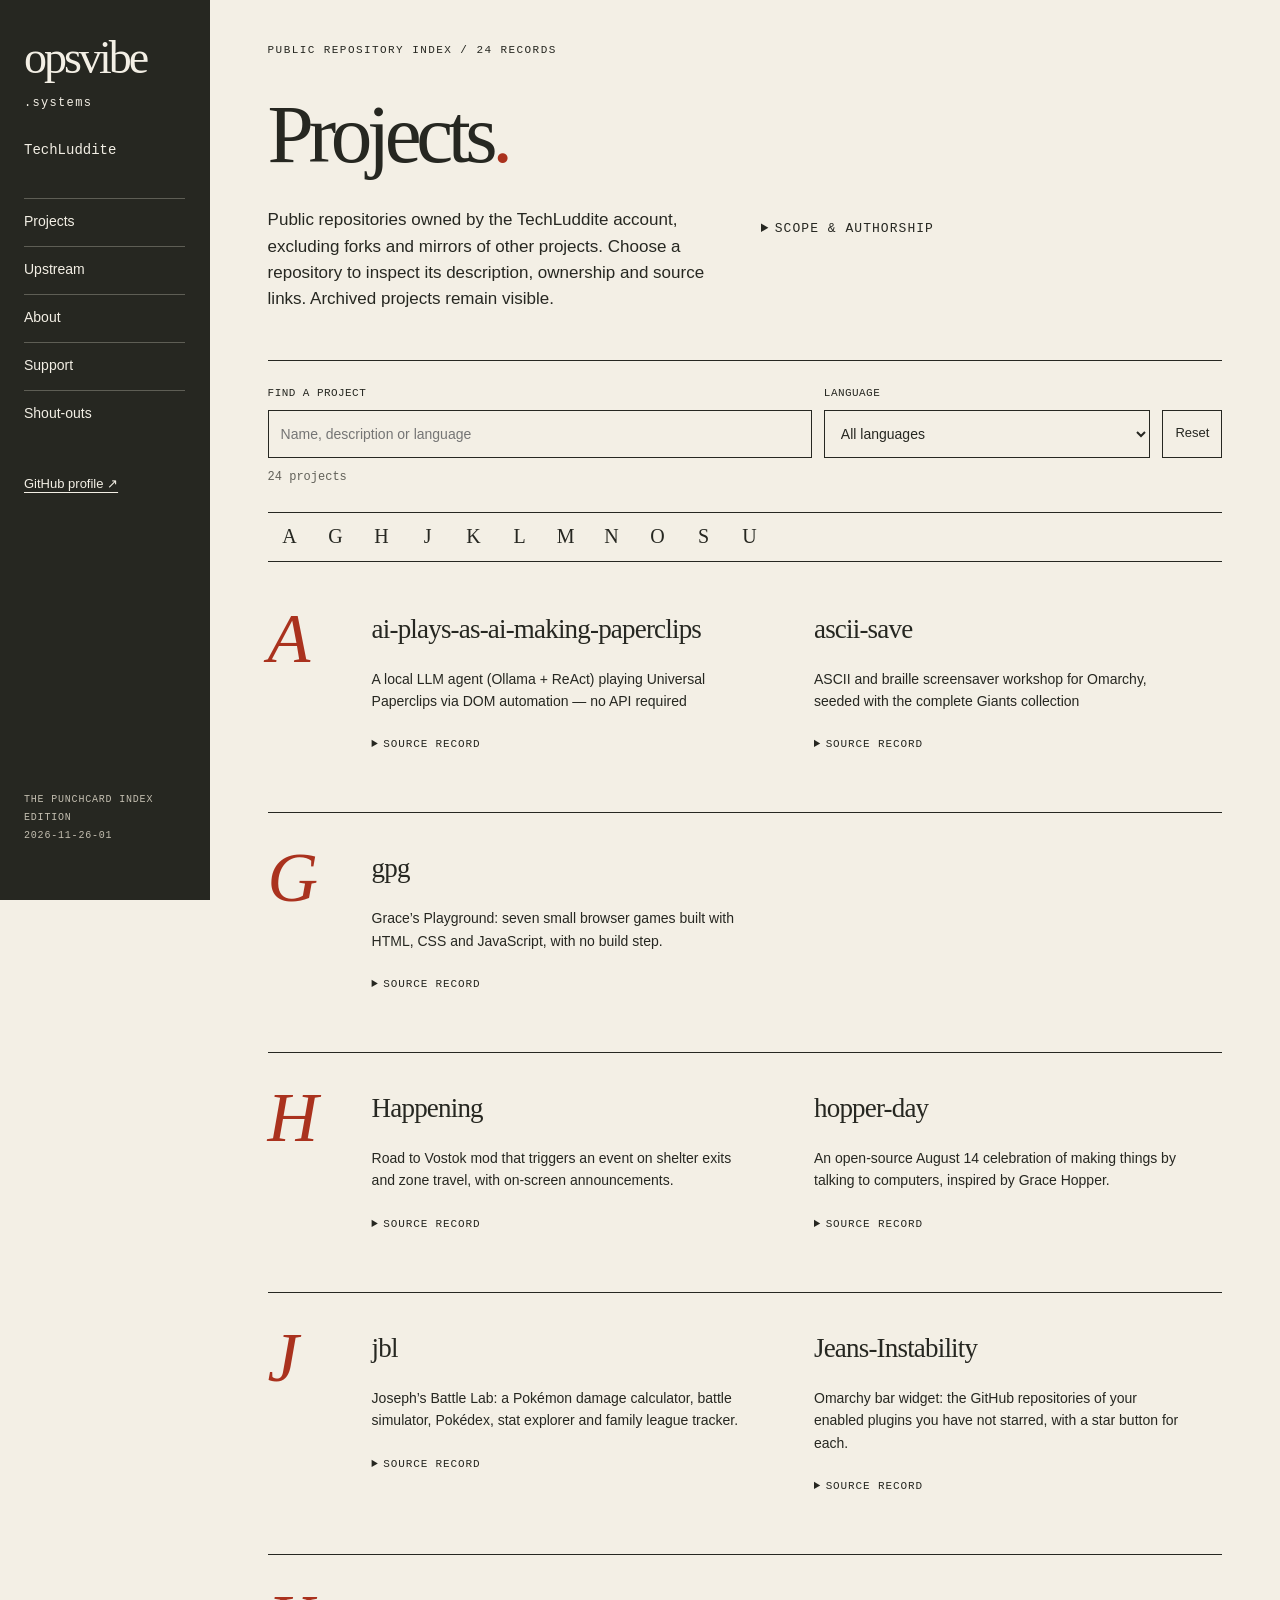
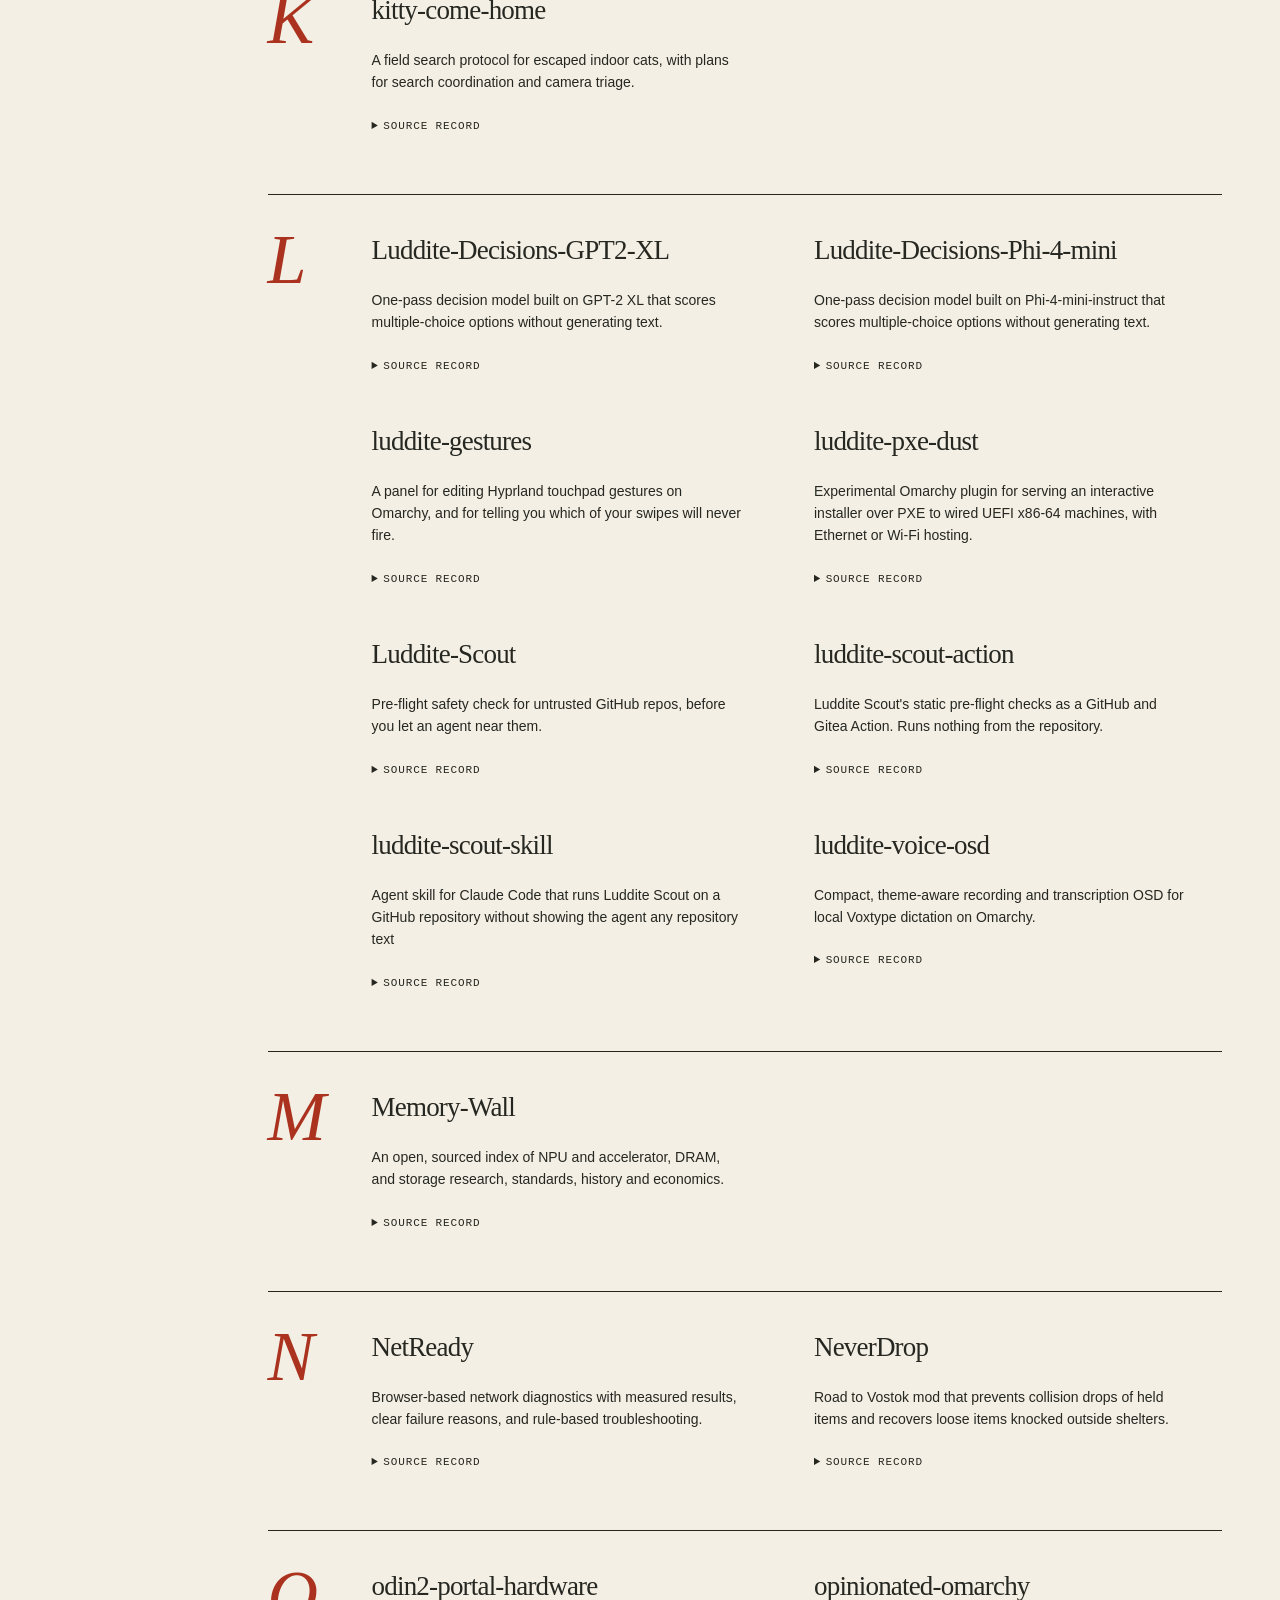
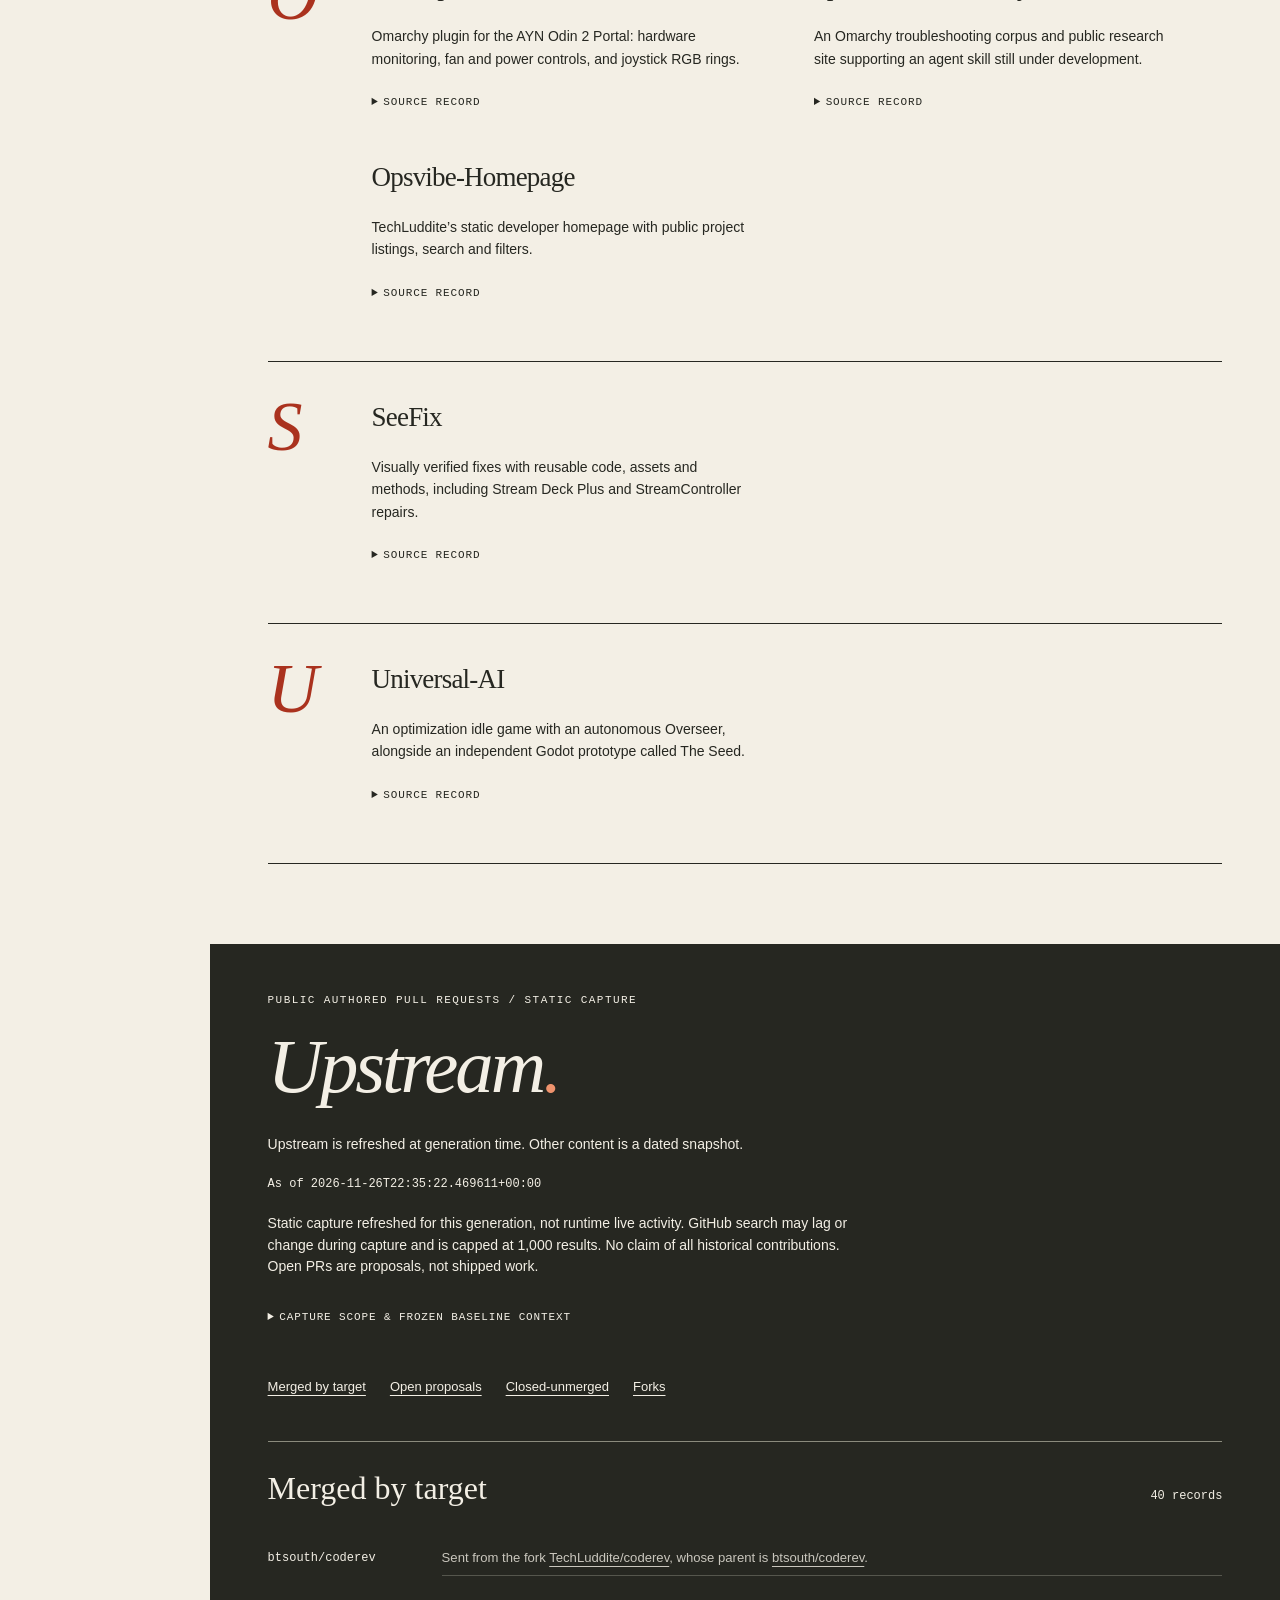
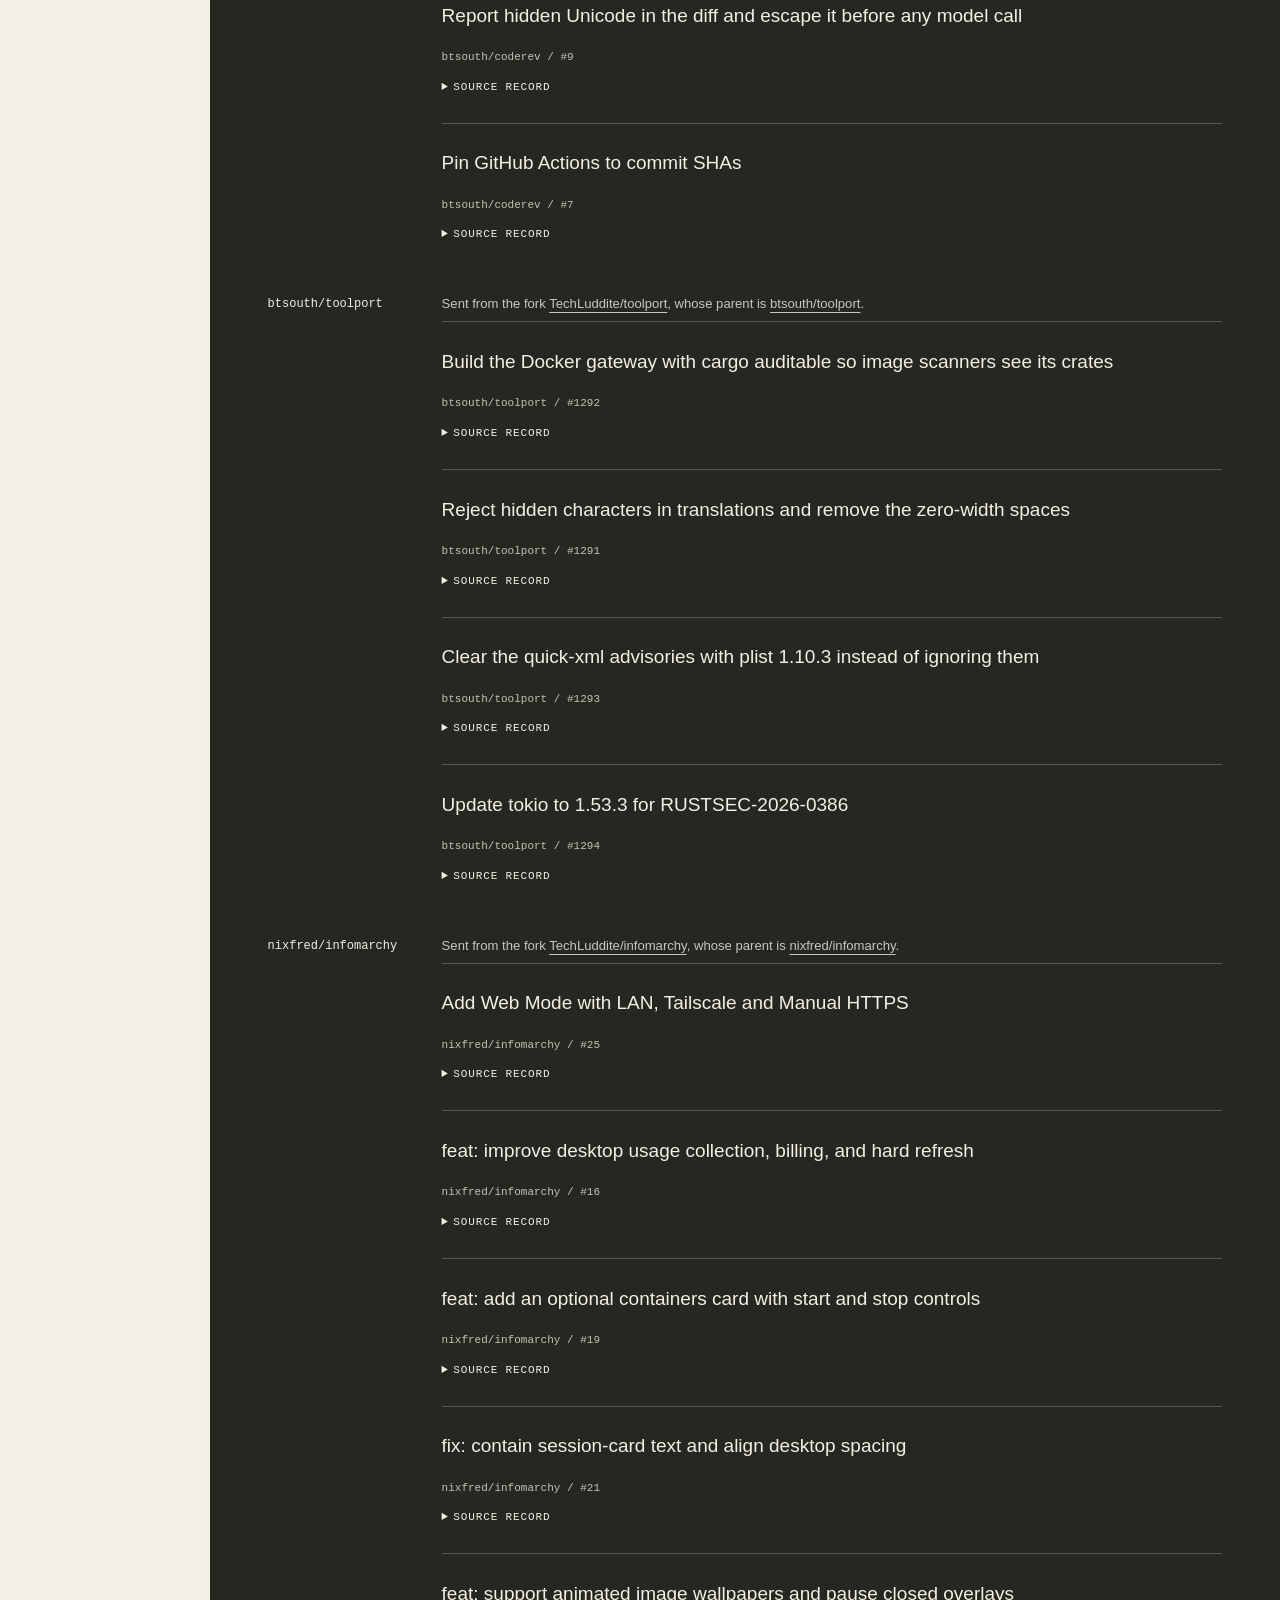
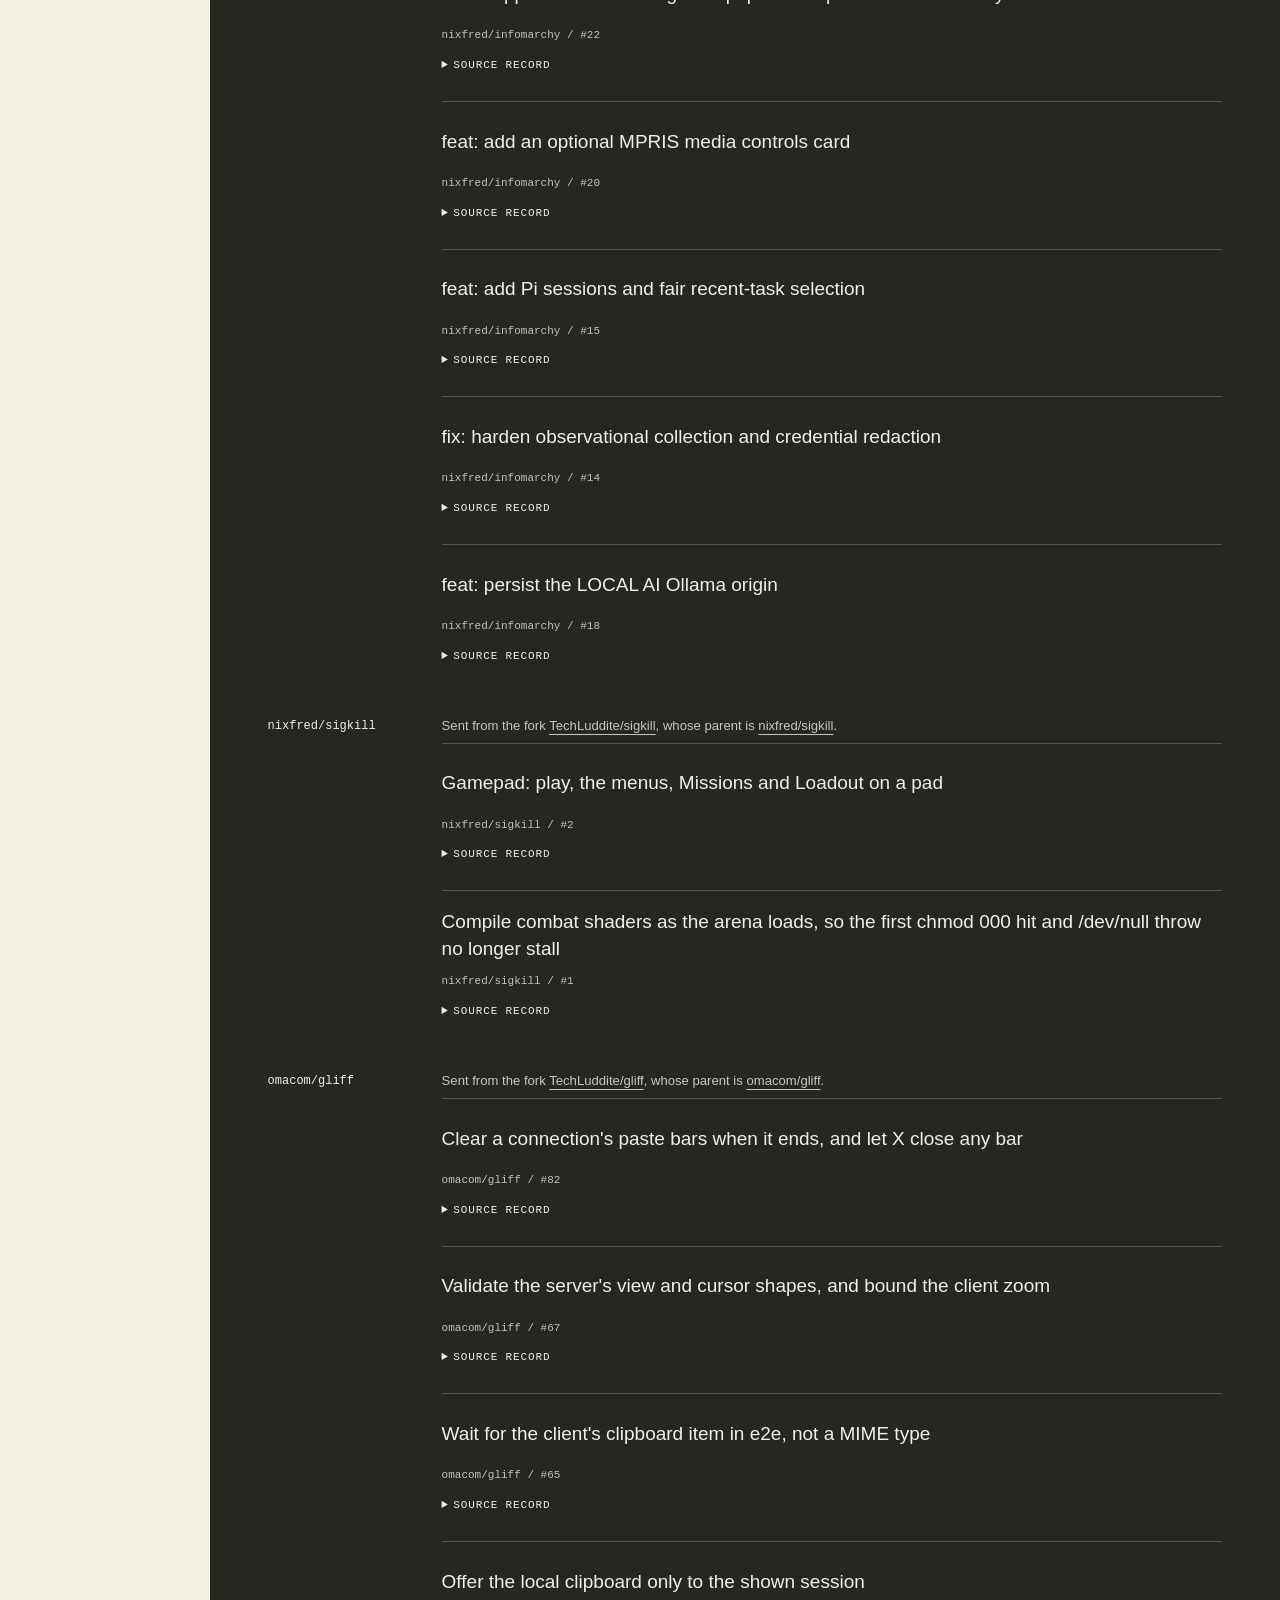
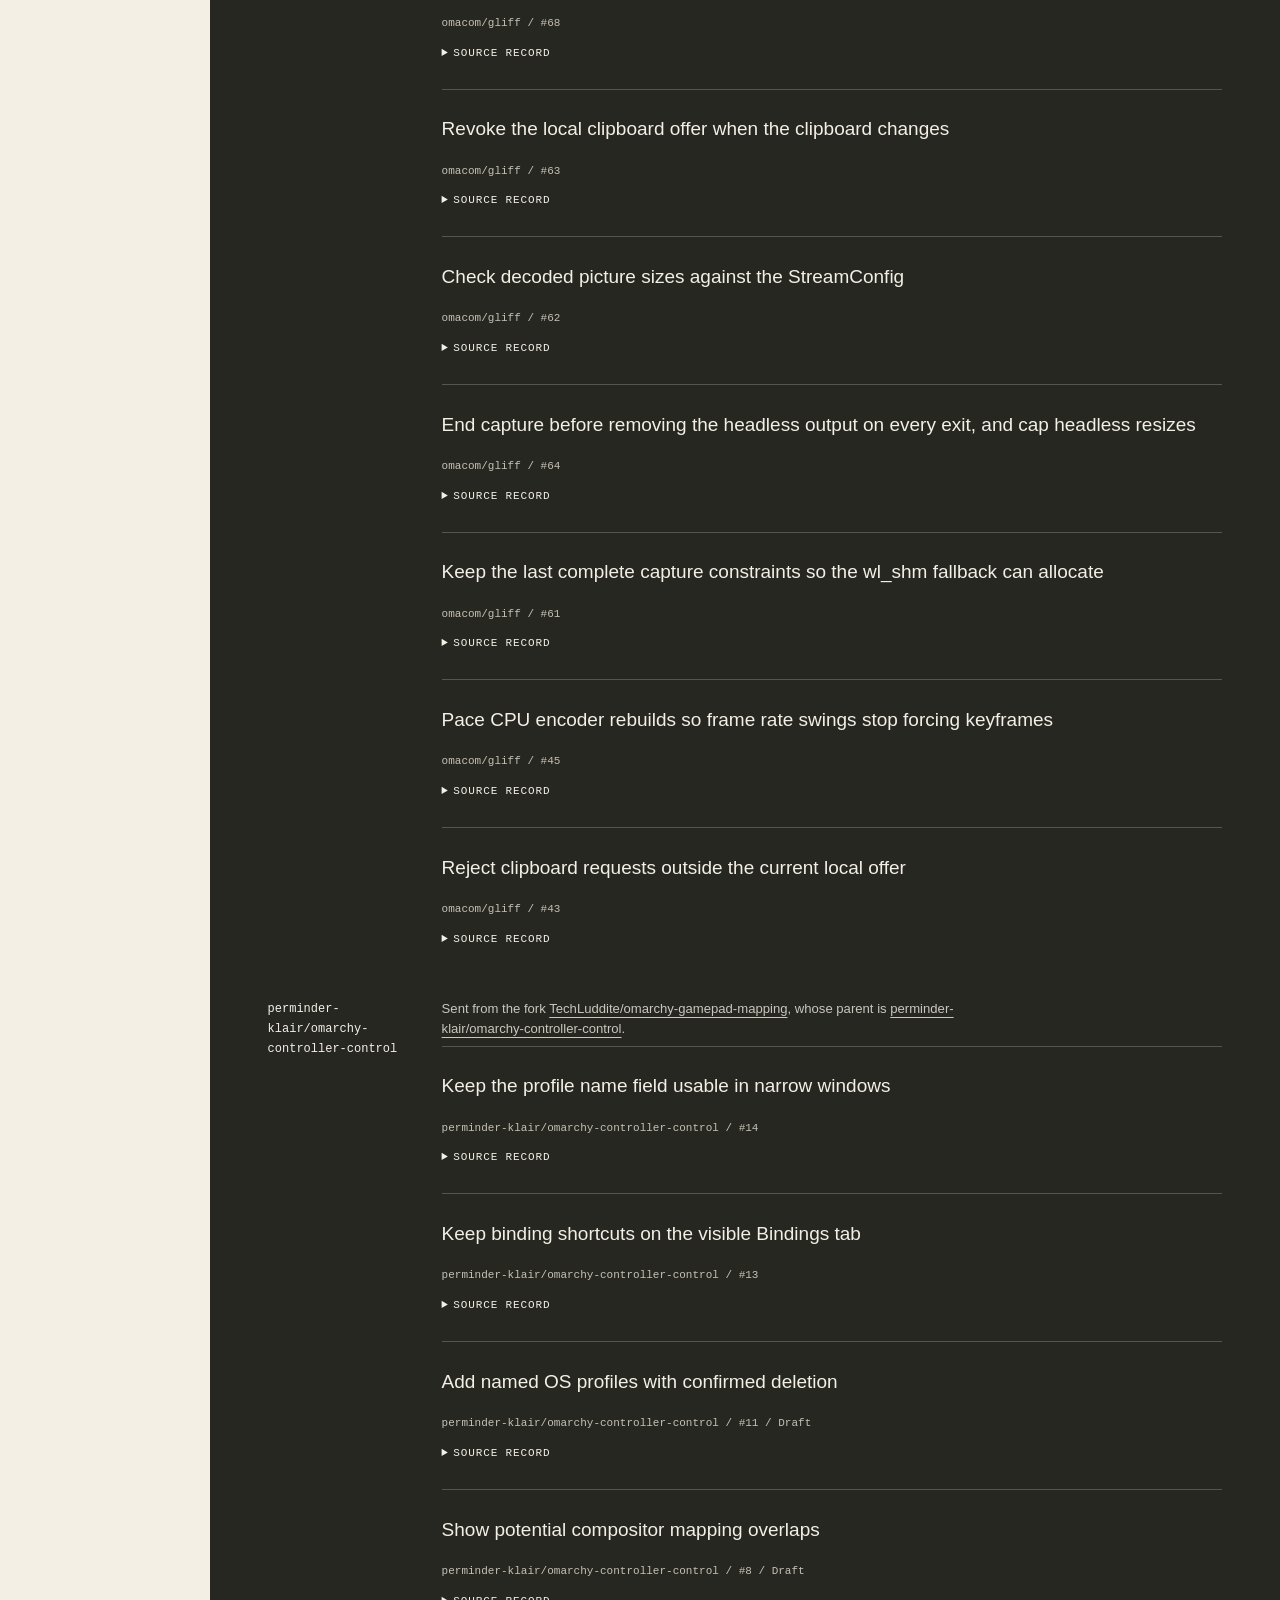
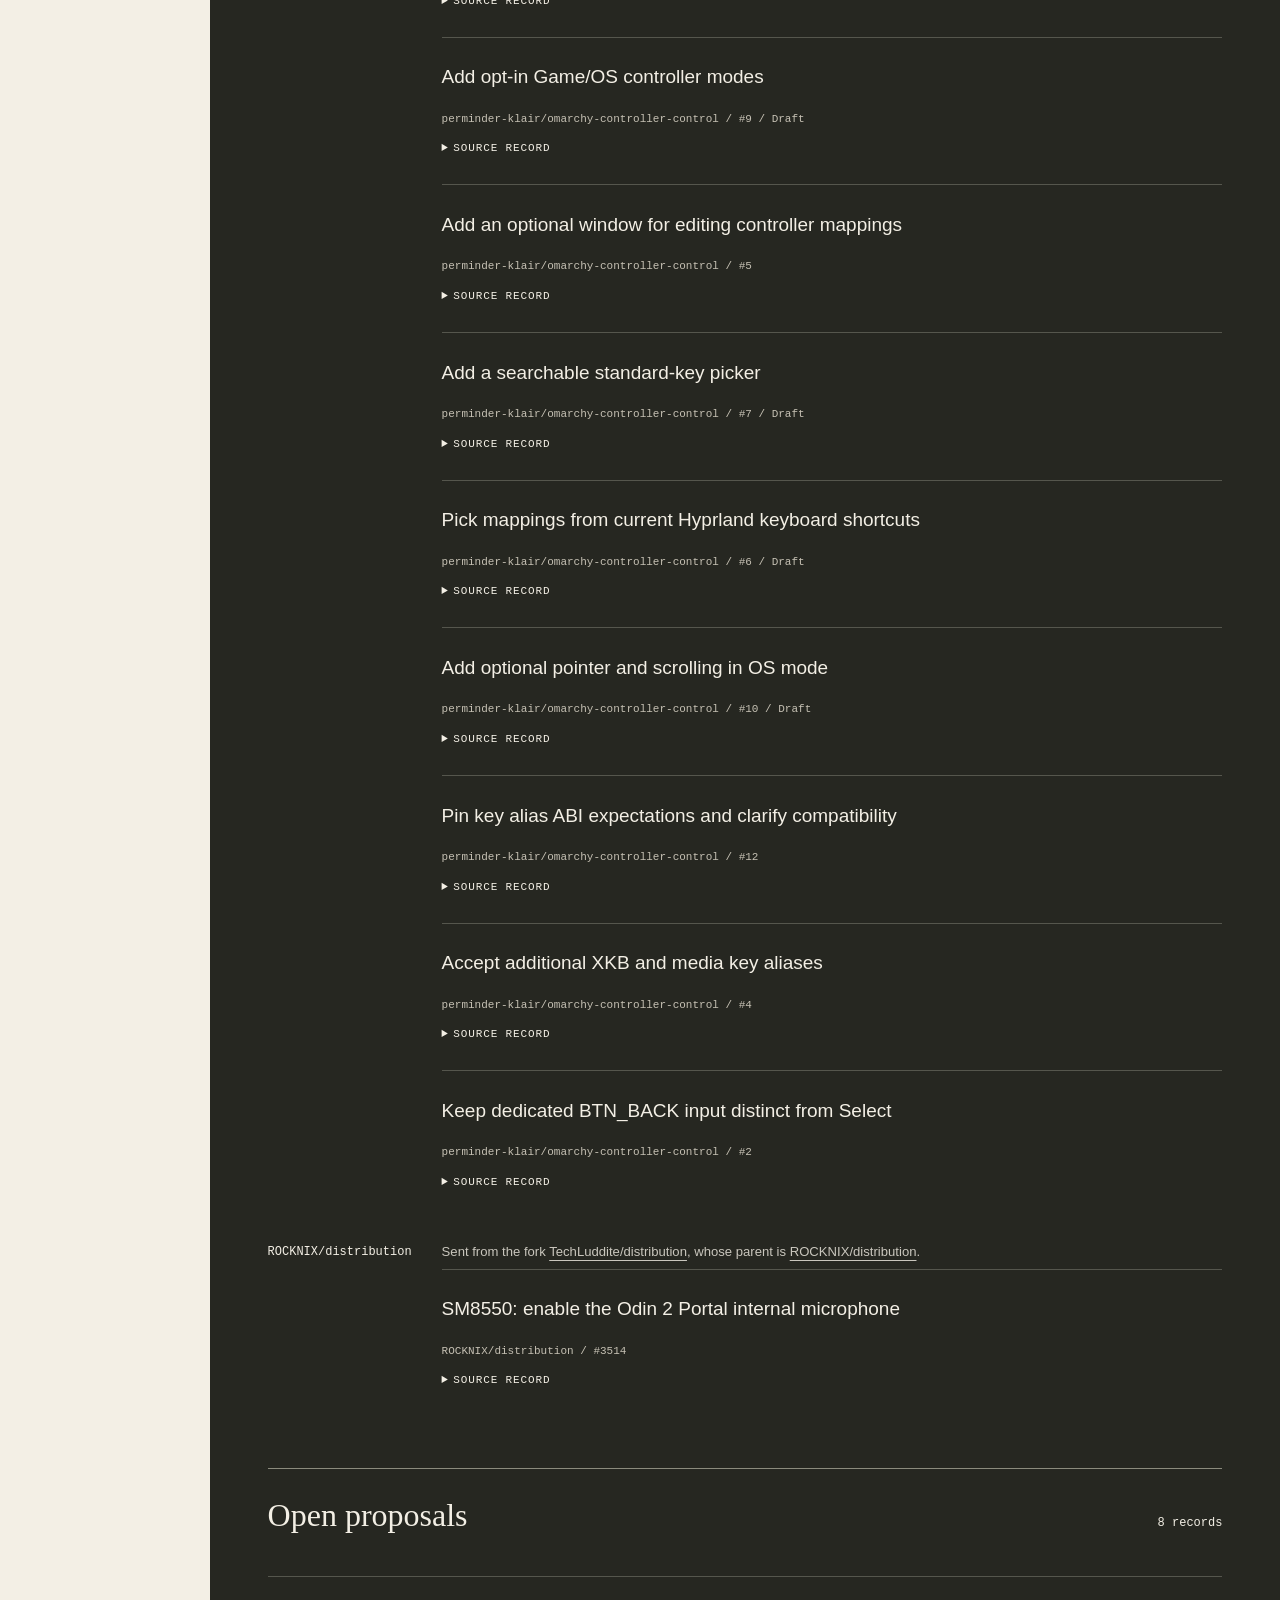
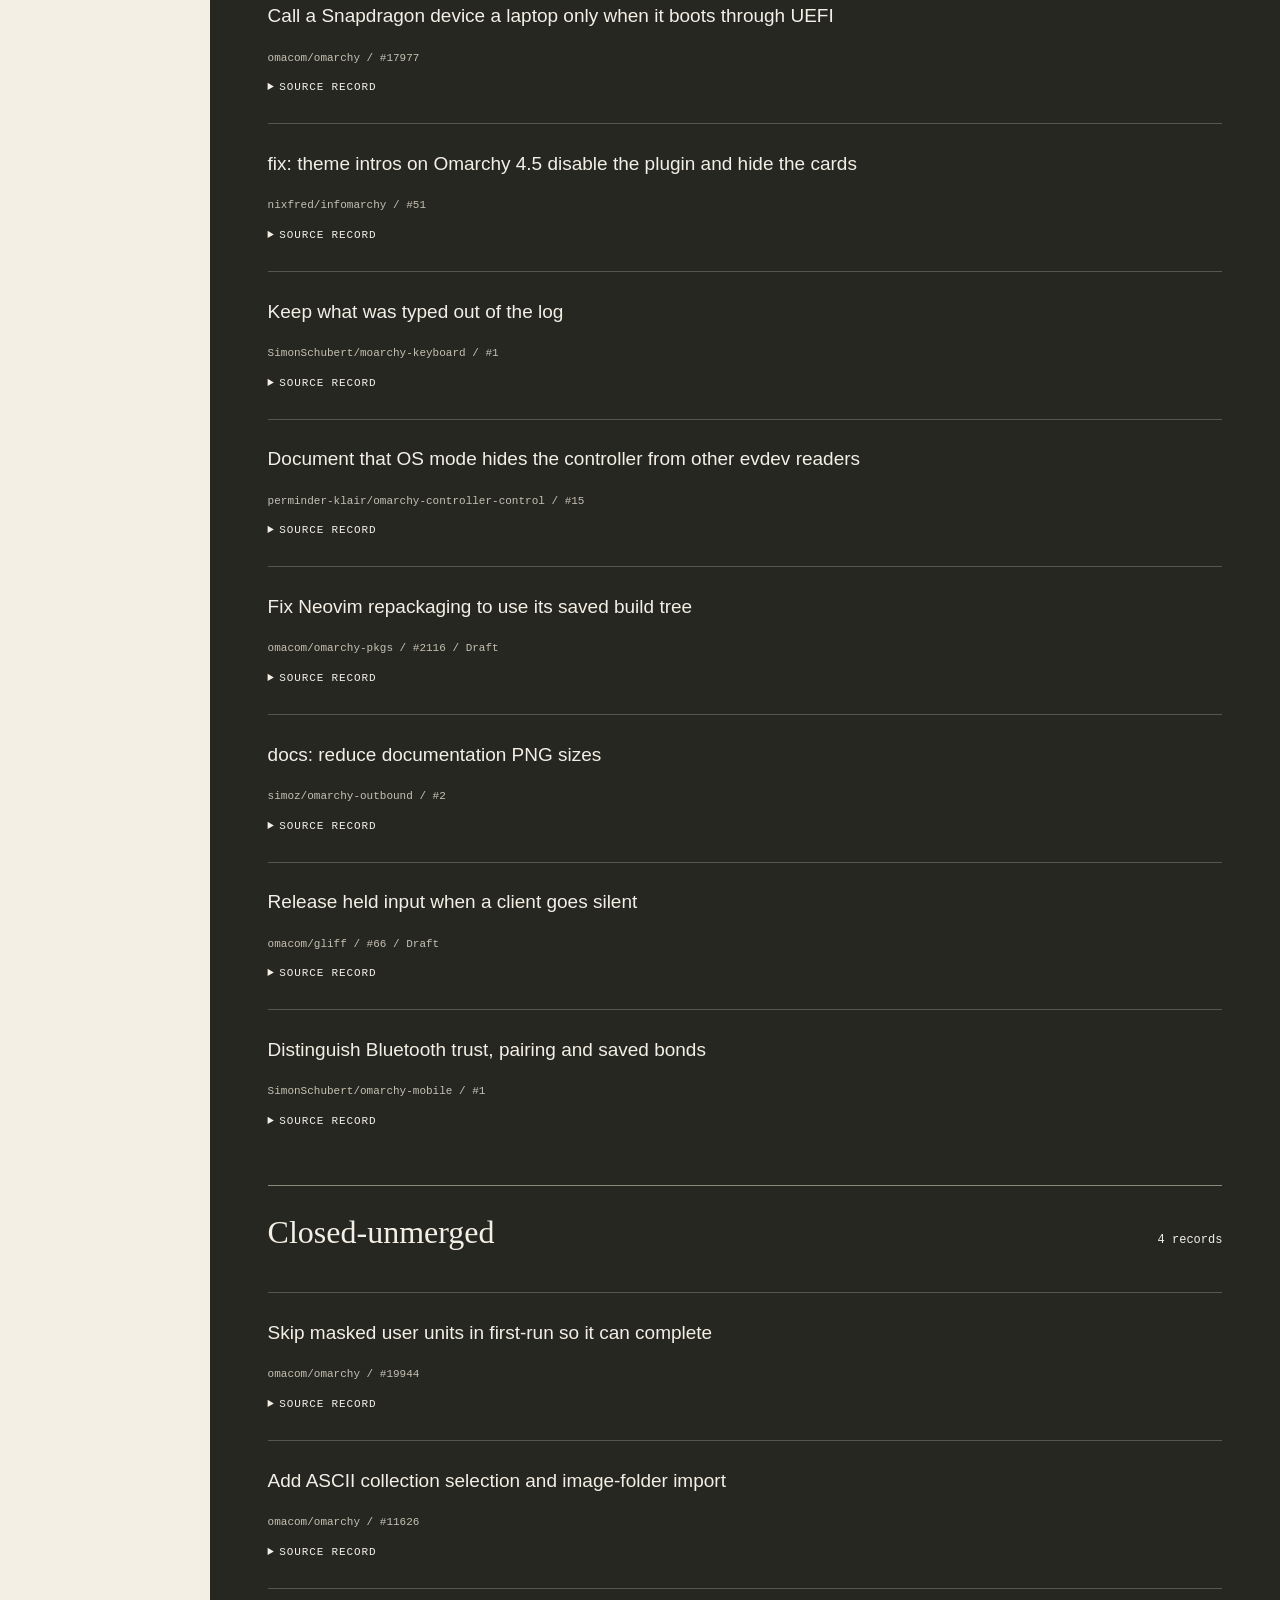
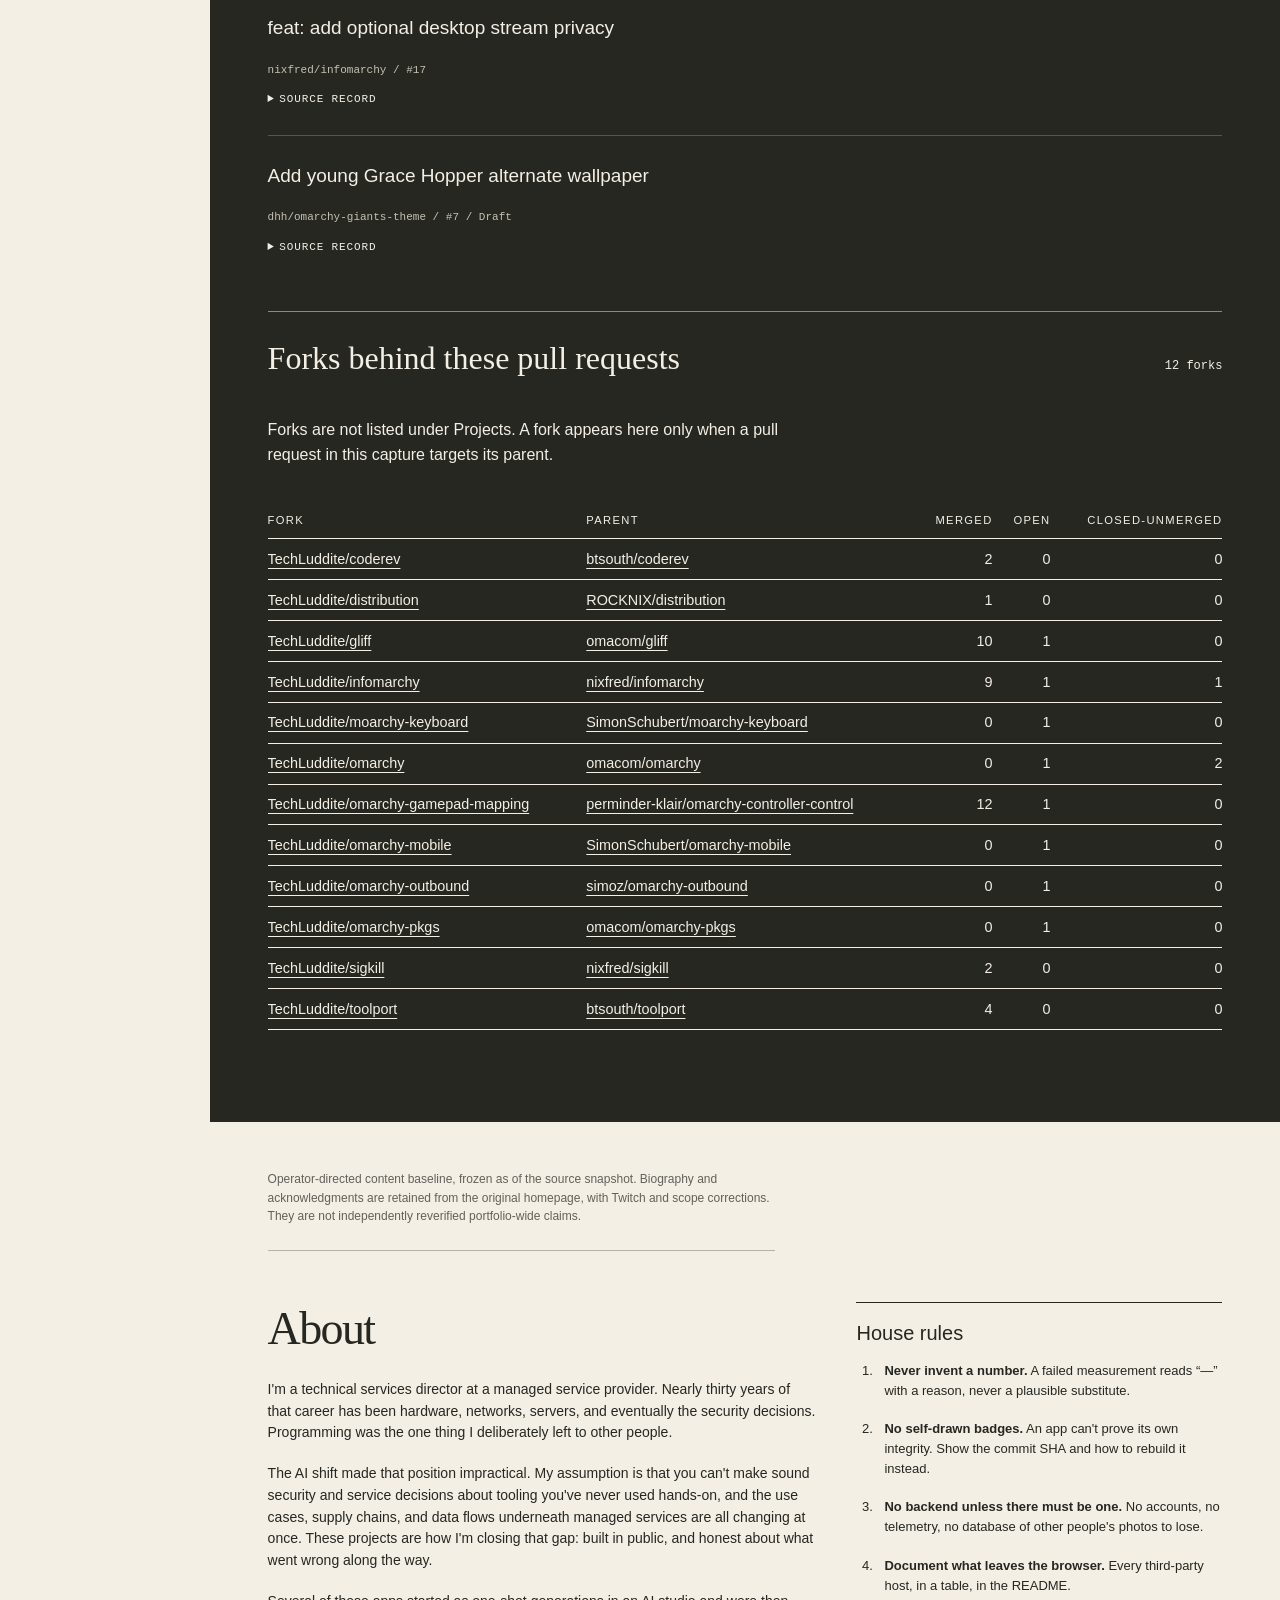
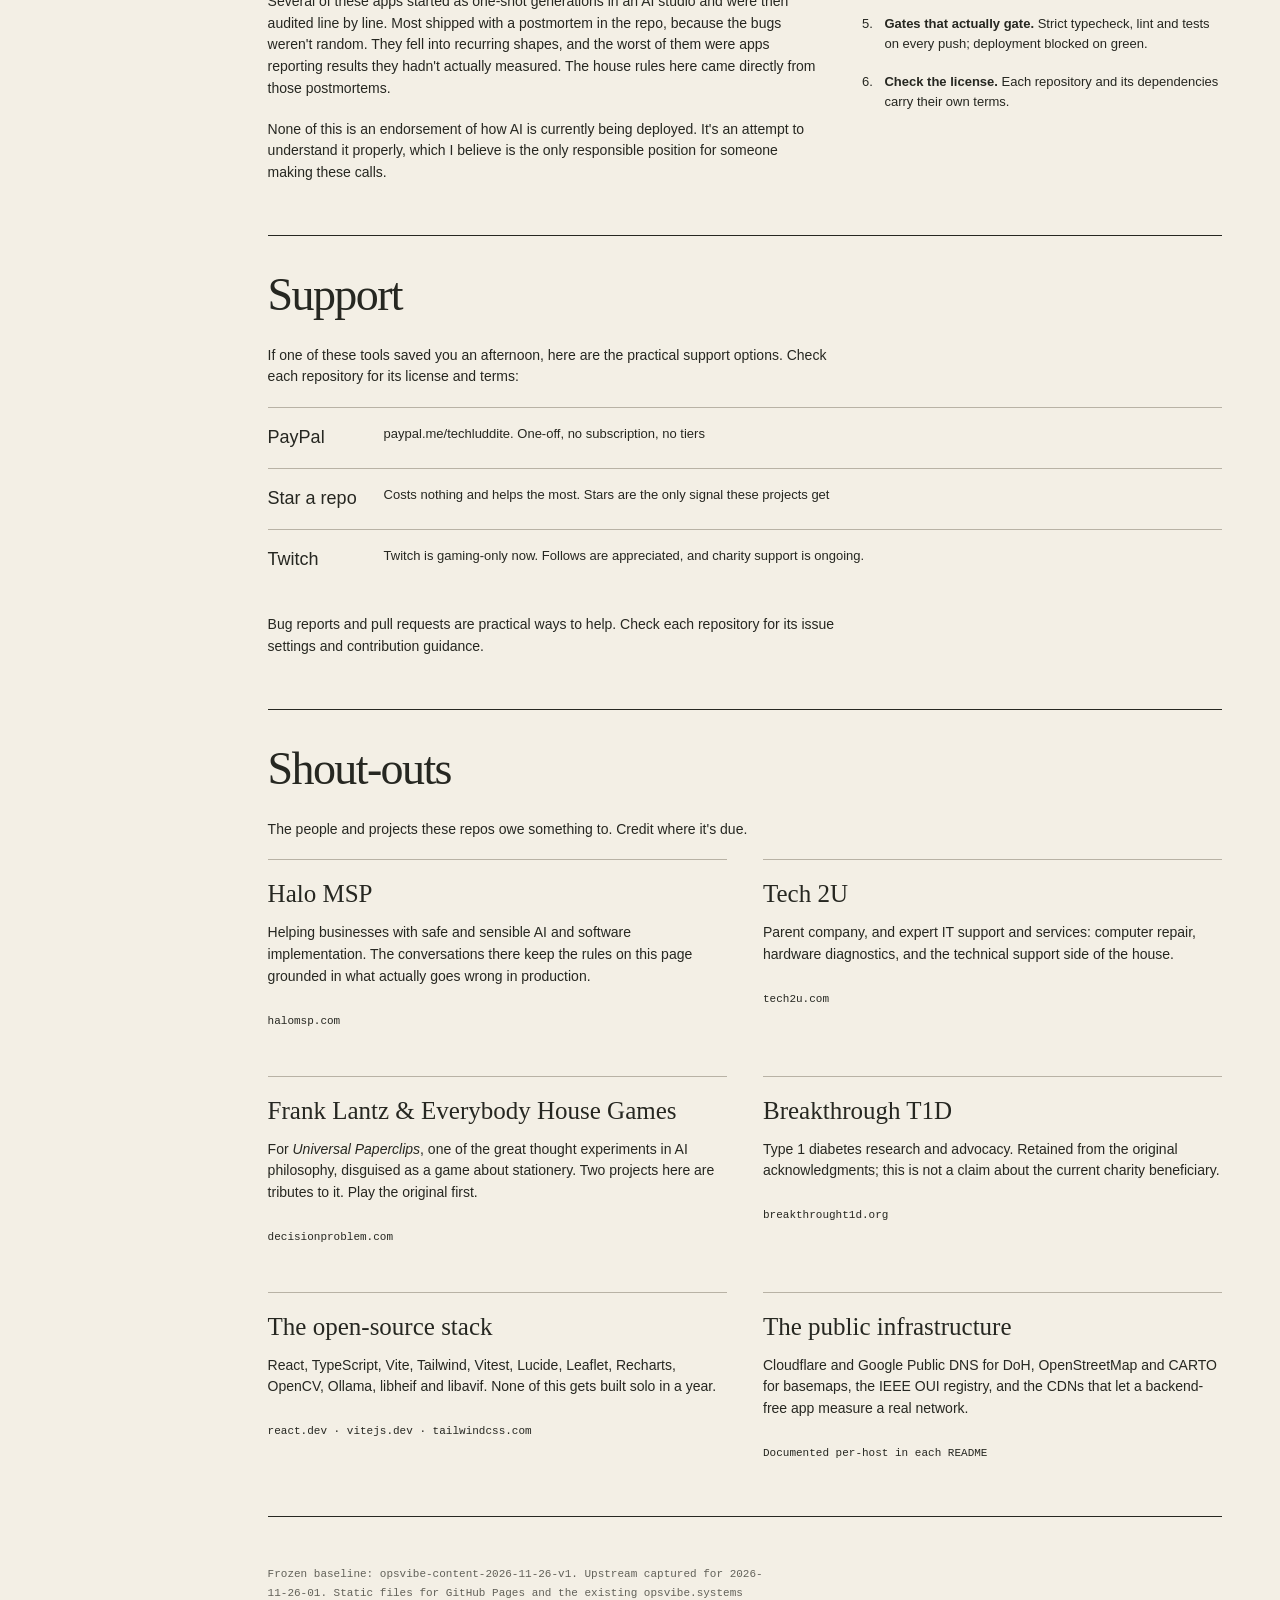
<file: index.html>
<!doctype html>
<html lang="en"><head><meta charset="utf-8"><meta name="viewport" content="width=device-width,initial-scale=1"><title>OpsVibe | The Punchcard Index</title><meta name="color-scheme" content="light"><link rel="icon" href="favicon.svg"><link rel="stylesheet" href="style.css"><script defer src="app.js"></script></head>
<body><a class="skip" href="#projects">Skip to projects</a><div class="page-shell">
<header class="identity"><a class="wordmark" href="#top">opsvibe<span>.systems</span></a><p class="identity-name">TechLuddite</p><nav aria-label="Page sections"><a href="#projects">Projects</a><a href="#upstream">Upstream</a><a href="#about">About</a><a href="#support">Support</a><a href="#shoutouts">Shout-outs</a></nav><a class="profile" href="https://github.com/TechLuddite">GitHub profile ↗</a><p class="edition">THE PUNCHCARD INDEX<br>EDITION<br>2026-11-26-01</p></header>
<main id="top"><section id="projects" aria-labelledby="project-title"><header class="catalog-head"><p class="kicker">Public repository index / 24 records</p><h1 id="project-title">Projects<span class="title-stop">.</span></h1><p data-copy="projects_intro">Public repositories owned by the TechLuddite account, excluding forks and mirrors of other projects. Choose a repository to inspect its description, ownership and source links. Archived projects remain visible.</p><details class="scope"><summary>Scope &amp; authorship</summary><p data-copy="attribution_note">Account ownership and non-fork status do not establish original authorship or exclusive ownership of code. Credit and license terms remain with the respective authors and projects.</p><p data-copy="snapshot_note">Frozen as-of snapshot. Source links and states reflect the captured evidence, not live activity.</p><p>Project list captured 2026-11-26T22:31:57.366400+00:00.</p></details></header>
<div id="controls" class="controls" hidden><label for="search">Find a project<input id="search" type="search" placeholder="Name, description or language" autocomplete="off"></label><label for="language">Language<select id="language"><option value="">All languages</option><option value="GDScript">GDScript</option><option value="HTML">HTML</option><option value="JavaScript">JavaScript</option><option value="Python">Python</option><option value="Shell">Shell</option><option value="TypeScript">TypeScript</option></select></label><button id="reset" type="button">Reset</button><output id="results" aria-live="polite">24 projects</output></div>
<nav class="alphabet" aria-label="Project alphabet"><a href="#letter-A" aria-label="Projects beginning with A">A</a><a href="#letter-G" aria-label="Projects beginning with G">G</a><a href="#letter-H" aria-label="Projects beginning with H">H</a><a href="#letter-J" aria-label="Projects beginning with J">J</a><a href="#letter-K" aria-label="Projects beginning with K">K</a><a href="#letter-L" aria-label="Projects beginning with L">L</a><a href="#letter-M" aria-label="Projects beginning with M">M</a><a href="#letter-N" aria-label="Projects beginning with N">N</a><a href="#letter-O" aria-label="Projects beginning with O">O</a><a href="#letter-S" aria-label="Projects beginning with S">S</a><a href="#letter-U" aria-label="Projects beginning with U">U</a></nav><p id="empty" hidden>No matching projects. Reset to return to the full index.</p><div class="catalog"><section class="chapter" id="letter-A" aria-labelledby="heading-A"><h2 class="letter" id="heading-A">A</h2><div class="entries"><article data-kind="project" data-url="https://github.com/TechLuddite/ai-plays-as-ai-making-paperclips" data-language="Python" data-search="ai-plays-as-ai-making-paperclips a local llm agent (ollama + react) playing universal paperclips via dom automation — no api required python"><h3><a href="https://github.com/TechLuddite/ai-plays-as-ai-making-paperclips"><span data-field="name">ai-plays-as-ai-making-paperclips</span></a></h3><p class="description"><span data-field="description">A local LLM agent (Ollama + ReAct) playing Universal Paperclips via DOM automation — no API required</span></p><details><summary>Source record</summary><dl><div><dt>full name</dt><dd><span data-field="full_name">TechLuddite/ai-plays-as-ai-making-paperclips</span></dd></div><div><dt>language</dt><dd><span data-field="language">Python</span></dd></div><div><dt>archived</dt><dd><span data-field="archived">false</span></dd></div><div><dt>fork</dt><dd><span data-field="fork">false</span></dd></div><div><dt>html url</dt><dd><a data-field="html_url" href="https://github.com/TechLuddite/ai-plays-as-ai-making-paperclips">https://github.com/TechLuddite/ai-plays-as-ai-making-paperclips</a></dd></div><div><dt>homepage</dt><dd><span data-field="homepage">Not recorded</span></dd></div><div><dt>pushed at</dt><dd><span data-field="pushed_at">2026-08-16T16:11:24Z</span></dd></div><div><dt>owner</dt><dd><span data-field="owner">TechLuddite</span></dd></div><div><dt>public</dt><dd><span data-field="public">true</span></dd></div><div><dt>source url</dt><dd><a data-field="source_url" href="https://api.github.com/repos/TechLuddite/ai-plays-as-ai-making-paperclips">https://api.github.com/repos/TechLuddite/ai-plays-as-ai-making-paperclips</a></dd></div></dl></details></article><article data-kind="project" data-url="https://github.com/TechLuddite/ascii-save" data-language="Python" data-search="ascii-save ascii and braille screensaver workshop for omarchy, seeded with the complete giants collection python"><h3><a href="https://github.com/TechLuddite/ascii-save"><span data-field="name">ascii-save</span></a></h3><p class="description"><span data-field="description">ASCII and braille screensaver workshop for Omarchy, seeded with the complete Giants collection</span></p><details><summary>Source record</summary><dl><div><dt>full name</dt><dd><span data-field="full_name">TechLuddite/ascii-save</span></dd></div><div><dt>language</dt><dd><span data-field="language">Python</span></dd></div><div><dt>archived</dt><dd><span data-field="archived">false</span></dd></div><div><dt>fork</dt><dd><span data-field="fork">false</span></dd></div><div><dt>html url</dt><dd><a data-field="html_url" href="https://github.com/TechLuddite/ascii-save">https://github.com/TechLuddite/ascii-save</a></dd></div><div><dt>homepage</dt><dd><span data-field="homepage">Not recorded</span></dd></div><div><dt>pushed at</dt><dd><span data-field="pushed_at">2026-10-02T10:07:02Z</span></dd></div><div><dt>owner</dt><dd><span data-field="owner">TechLuddite</span></dd></div><div><dt>public</dt><dd><span data-field="public">true</span></dd></div><div><dt>source url</dt><dd><a data-field="source_url" href="https://api.github.com/repos/TechLuddite/ascii-save">https://api.github.com/repos/TechLuddite/ascii-save</a></dd></div></dl></details></article></div></section><section class="chapter" id="letter-G" aria-labelledby="heading-G"><h2 class="letter" id="heading-G">G</h2><div class="entries"><article data-kind="project" data-url="https://github.com/TechLuddite/gpg" data-language="JavaScript" data-search="gpg grace’s playground: seven small browser games built with html, css and javascript, with no build step. javascript"><h3><a href="https://github.com/TechLuddite/gpg"><span data-field="name">gpg</span></a></h3><p class="description"><span data-field="description">Grace’s Playground: seven small browser games built with HTML, CSS and JavaScript, with no build step.</span></p><details><summary>Source record</summary><dl><div><dt>full name</dt><dd><span data-field="full_name">TechLuddite/gpg</span></dd></div><div><dt>language</dt><dd><span data-field="language">JavaScript</span></dd></div><div><dt>archived</dt><dd><span data-field="archived">false</span></dd></div><div><dt>fork</dt><dd><span data-field="fork">false</span></dd></div><div><dt>html url</dt><dd><a data-field="html_url" href="https://github.com/TechLuddite/gpg">https://github.com/TechLuddite/gpg</a></dd></div><div><dt>homepage</dt><dd><span data-field="homepage">Not recorded</span></dd></div><div><dt>pushed at</dt><dd><span data-field="pushed_at">2026-09-02T13:35:28Z</span></dd></div><div><dt>owner</dt><dd><span data-field="owner">TechLuddite</span></dd></div><div><dt>public</dt><dd><span data-field="public">true</span></dd></div><div><dt>source url</dt><dd><a data-field="source_url" href="https://api.github.com/repos/TechLuddite/gpg">https://api.github.com/repos/TechLuddite/gpg</a></dd></div></dl></details></article></div></section><section class="chapter" id="letter-H" aria-labelledby="heading-H"><h2 class="letter" id="heading-H">H</h2><div class="entries"><article data-kind="project" data-url="https://github.com/TechLuddite/Happening" data-language="GDScript" data-search="happening road to vostok mod that triggers an event on shelter exits and zone travel, with on-screen announcements. gdscript"><h3><a href="https://github.com/TechLuddite/Happening"><span data-field="name">Happening</span></a></h3><p class="description"><span data-field="description">Road to Vostok mod that triggers an event on shelter exits and zone travel, with on-screen announcements.</span></p><details><summary>Source record</summary><dl><div><dt>full name</dt><dd><span data-field="full_name">TechLuddite/Happening</span></dd></div><div><dt>language</dt><dd><span data-field="language">GDScript</span></dd></div><div><dt>archived</dt><dd><span data-field="archived">false</span></dd></div><div><dt>fork</dt><dd><span data-field="fork">false</span></dd></div><div><dt>html url</dt><dd><a data-field="html_url" href="https://github.com/TechLuddite/Happening">https://github.com/TechLuddite/Happening</a></dd></div><div><dt>homepage</dt><dd><span data-field="homepage">Not recorded</span></dd></div><div><dt>pushed at</dt><dd><span data-field="pushed_at">2026-10-31T20:31:39Z</span></dd></div><div><dt>owner</dt><dd><span data-field="owner">TechLuddite</span></dd></div><div><dt>public</dt><dd><span data-field="public">true</span></dd></div><div><dt>source url</dt><dd><a data-field="source_url" href="https://api.github.com/repos/TechLuddite/Happening">https://api.github.com/repos/TechLuddite/Happening</a></dd></div></dl></details></article><article data-kind="project" data-url="https://github.com/TechLuddite/hopper-day" data-language="HTML" data-search="hopper-day an open-source august 14 celebration of making things by talking to computers, inspired by grace hopper. html"><h3><a href="https://github.com/TechLuddite/hopper-day"><span data-field="name">hopper-day</span></a></h3><p class="description"><span data-field="description">An open-source August 14 celebration of making things by talking to computers, inspired by Grace Hopper.</span></p><details><summary>Source record</summary><dl><div><dt>full name</dt><dd><span data-field="full_name">TechLuddite/hopper-day</span></dd></div><div><dt>language</dt><dd><span data-field="language">HTML</span></dd></div><div><dt>archived</dt><dd><span data-field="archived">false</span></dd></div><div><dt>fork</dt><dd><span data-field="fork">false</span></dd></div><div><dt>html url</dt><dd><a data-field="html_url" href="https://github.com/TechLuddite/hopper-day">https://github.com/TechLuddite/hopper-day</a></dd></div><div><dt>homepage</dt><dd><a data-field="homepage" href="https://techluddite.github.io/hopper-day/">https://techluddite.github.io/hopper-day/</a></dd></div><div><dt>pushed at</dt><dd><span data-field="pushed_at">2026-09-07T21:39:48Z</span></dd></div><div><dt>owner</dt><dd><span data-field="owner">TechLuddite</span></dd></div><div><dt>public</dt><dd><span data-field="public">true</span></dd></div><div><dt>source url</dt><dd><a data-field="source_url" href="https://api.github.com/repos/TechLuddite/hopper-day">https://api.github.com/repos/TechLuddite/hopper-day</a></dd></div></dl></details></article></div></section><section class="chapter" id="letter-J" aria-labelledby="heading-J"><h2 class="letter" id="heading-J">J</h2><div class="entries"><article data-kind="project" data-url="https://github.com/TechLuddite/jbl" data-language="JavaScript" data-search="jbl joseph’s battle lab: a pokémon damage calculator, battle simulator, pokédex, stat explorer and family league tracker. javascript"><h3><a href="https://github.com/TechLuddite/jbl"><span data-field="name">jbl</span></a></h3><p class="description"><span data-field="description">Joseph’s Battle Lab: a Pokémon damage calculator, battle simulator, Pokédex, stat explorer and family league tracker.</span></p><details><summary>Source record</summary><dl><div><dt>full name</dt><dd><span data-field="full_name">TechLuddite/jbl</span></dd></div><div><dt>language</dt><dd><span data-field="language">JavaScript</span></dd></div><div><dt>archived</dt><dd><span data-field="archived">false</span></dd></div><div><dt>fork</dt><dd><span data-field="fork">false</span></dd></div><div><dt>html url</dt><dd><a data-field="html_url" href="https://github.com/TechLuddite/jbl">https://github.com/TechLuddite/jbl</a></dd></div><div><dt>homepage</dt><dd><a data-field="homepage" href="https://jbl.opsvibe.systems/">https://jbl.opsvibe.systems/</a></dd></div><div><dt>pushed at</dt><dd><span data-field="pushed_at">2026-08-17T14:57:33Z</span></dd></div><div><dt>owner</dt><dd><span data-field="owner">TechLuddite</span></dd></div><div><dt>public</dt><dd><span data-field="public">true</span></dd></div><div><dt>source url</dt><dd><a data-field="source_url" href="https://api.github.com/repos/TechLuddite/jbl">https://api.github.com/repos/TechLuddite/jbl</a></dd></div></dl></details></article><article data-kind="project" data-url="https://github.com/TechLuddite/Jeans-Instability" data-language="Python" data-search="jeans-instability omarchy bar widget: the github repositories of your enabled plugins you have not starred, with a star button for each. python"><h3><a href="https://github.com/TechLuddite/Jeans-Instability"><span data-field="name">Jeans-Instability</span></a></h3><p class="description"><span data-field="description">Omarchy bar widget: the GitHub repositories of your enabled plugins you have not starred, with a star button for each.</span></p><details><summary>Source record</summary><dl><div><dt>full name</dt><dd><span data-field="full_name">TechLuddite/Jeans-Instability</span></dd></div><div><dt>language</dt><dd><span data-field="language">Python</span></dd></div><div><dt>archived</dt><dd><span data-field="archived">false</span></dd></div><div><dt>fork</dt><dd><span data-field="fork">false</span></dd></div><div><dt>html url</dt><dd><a data-field="html_url" href="https://github.com/TechLuddite/Jeans-Instability">https://github.com/TechLuddite/Jeans-Instability</a></dd></div><div><dt>homepage</dt><dd><span data-field="homepage">Not recorded</span></dd></div><div><dt>pushed at</dt><dd><span data-field="pushed_at">2026-10-18T09:20:29Z</span></dd></div><div><dt>owner</dt><dd><span data-field="owner">TechLuddite</span></dd></div><div><dt>public</dt><dd><span data-field="public">true</span></dd></div><div><dt>source url</dt><dd><a data-field="source_url" href="https://api.github.com/repos/TechLuddite/Jeans-Instability">https://api.github.com/repos/TechLuddite/Jeans-Instability</a></dd></div></dl></details></article></div></section><section class="chapter" id="letter-K" aria-labelledby="heading-K"><h2 class="letter" id="heading-K">K</h2><div class="entries"><article data-kind="project" data-url="https://github.com/TechLuddite/kitty-come-home" data-language="HTML" data-search="kitty-come-home a field search protocol for escaped indoor cats, with plans for search coordination and camera triage. html"><h3><a href="https://github.com/TechLuddite/kitty-come-home"><span data-field="name">kitty-come-home</span></a></h3><p class="description"><span data-field="description">A field search protocol for escaped indoor cats, with plans for search coordination and camera triage.</span></p><details><summary>Source record</summary><dl><div><dt>full name</dt><dd><span data-field="full_name">TechLuddite/kitty-come-home</span></dd></div><div><dt>language</dt><dd><span data-field="language">HTML</span></dd></div><div><dt>archived</dt><dd><span data-field="archived">false</span></dd></div><div><dt>fork</dt><dd><span data-field="fork">false</span></dd></div><div><dt>html url</dt><dd><a data-field="html_url" href="https://github.com/TechLuddite/kitty-come-home">https://github.com/TechLuddite/kitty-come-home</a></dd></div><div><dt>homepage</dt><dd><a data-field="homepage" href="https://kittycomehome.org/">https://kittycomehome.org/</a></dd></div><div><dt>pushed at</dt><dd><span data-field="pushed_at">2026-09-07T22:57:41Z</span></dd></div><div><dt>owner</dt><dd><span data-field="owner">TechLuddite</span></dd></div><div><dt>public</dt><dd><span data-field="public">true</span></dd></div><div><dt>source url</dt><dd><a data-field="source_url" href="https://api.github.com/repos/TechLuddite/kitty-come-home">https://api.github.com/repos/TechLuddite/kitty-come-home</a></dd></div></dl></details></article></div></section><section class="chapter" id="letter-L" aria-labelledby="heading-L"><h2 class="letter" id="heading-L">L</h2><div class="entries"><article data-kind="project" data-url="https://github.com/TechLuddite/Luddite-Decisions-GPT2-XL" data-language="Python" data-search="luddite-decisions-gpt2-xl one-pass decision model built on gpt-2 xl that scores multiple-choice options without generating text. python"><h3><a href="https://github.com/TechLuddite/Luddite-Decisions-GPT2-XL"><span data-field="name">Luddite-Decisions-GPT2-XL</span></a></h3><p class="description"><span data-field="description">One-pass decision model built on GPT-2 XL that scores multiple-choice options without generating text.</span></p><details><summary>Source record</summary><dl><div><dt>full name</dt><dd><span data-field="full_name">TechLuddite/Luddite-Decisions-GPT2-XL</span></dd></div><div><dt>language</dt><dd><span data-field="language">Python</span></dd></div><div><dt>archived</dt><dd><span data-field="archived">false</span></dd></div><div><dt>fork</dt><dd><span data-field="fork">false</span></dd></div><div><dt>html url</dt><dd><a data-field="html_url" href="https://github.com/TechLuddite/Luddite-Decisions-GPT2-XL">https://github.com/TechLuddite/Luddite-Decisions-GPT2-XL</a></dd></div><div><dt>homepage</dt><dd><span data-field="homepage">Not recorded</span></dd></div><div><dt>pushed at</dt><dd><span data-field="pushed_at">2026-10-01T01:41:12Z</span></dd></div><div><dt>owner</dt><dd><span data-field="owner">TechLuddite</span></dd></div><div><dt>public</dt><dd><span data-field="public">true</span></dd></div><div><dt>source url</dt><dd><a data-field="source_url" href="https://api.github.com/repos/TechLuddite/Luddite-Decisions-GPT2-XL">https://api.github.com/repos/TechLuddite/Luddite-Decisions-GPT2-XL</a></dd></div></dl></details></article><article data-kind="project" data-url="https://github.com/TechLuddite/Luddite-Decisions-Phi-4-mini" data-language="Python" data-search="luddite-decisions-phi-4-mini one-pass decision model built on phi-4-mini-instruct that scores multiple-choice options without generating text. python"><h3><a href="https://github.com/TechLuddite/Luddite-Decisions-Phi-4-mini"><span data-field="name">Luddite-Decisions-Phi-4-mini</span></a></h3><p class="description"><span data-field="description">One-pass decision model built on Phi-4-mini-instruct that scores multiple-choice options without generating text.</span></p><details><summary>Source record</summary><dl><div><dt>full name</dt><dd><span data-field="full_name">TechLuddite/Luddite-Decisions-Phi-4-mini</span></dd></div><div><dt>language</dt><dd><span data-field="language">Python</span></dd></div><div><dt>archived</dt><dd><span data-field="archived">false</span></dd></div><div><dt>fork</dt><dd><span data-field="fork">false</span></dd></div><div><dt>html url</dt><dd><a data-field="html_url" href="https://github.com/TechLuddite/Luddite-Decisions-Phi-4-mini">https://github.com/TechLuddite/Luddite-Decisions-Phi-4-mini</a></dd></div><div><dt>homepage</dt><dd><span data-field="homepage">Not recorded</span></dd></div><div><dt>pushed at</dt><dd><span data-field="pushed_at">2026-10-01T01:41:14Z</span></dd></div><div><dt>owner</dt><dd><span data-field="owner">TechLuddite</span></dd></div><div><dt>public</dt><dd><span data-field="public">true</span></dd></div><div><dt>source url</dt><dd><a data-field="source_url" href="https://api.github.com/repos/TechLuddite/Luddite-Decisions-Phi-4-mini">https://api.github.com/repos/TechLuddite/Luddite-Decisions-Phi-4-mini</a></dd></div></dl></details></article><article data-kind="project" data-url="https://github.com/TechLuddite/luddite-gestures" data-language="JavaScript" data-search="luddite-gestures a panel for editing hyprland touchpad gestures on omarchy, and for telling you which of your swipes will never fire. javascript"><h3><a href="https://github.com/TechLuddite/luddite-gestures"><span data-field="name">luddite-gestures</span></a></h3><p class="description"><span data-field="description">A panel for editing Hyprland touchpad gestures on Omarchy, and for telling you which of your swipes will never fire.</span></p><details><summary>Source record</summary><dl><div><dt>full name</dt><dd><span data-field="full_name">TechLuddite/luddite-gestures</span></dd></div><div><dt>language</dt><dd><span data-field="language">JavaScript</span></dd></div><div><dt>archived</dt><dd><span data-field="archived">false</span></dd></div><div><dt>fork</dt><dd><span data-field="fork">false</span></dd></div><div><dt>html url</dt><dd><a data-field="html_url" href="https://github.com/TechLuddite/luddite-gestures">https://github.com/TechLuddite/luddite-gestures</a></dd></div><div><dt>homepage</dt><dd><span data-field="homepage">Not recorded</span></dd></div><div><dt>pushed at</dt><dd><span data-field="pushed_at">2026-10-18T09:24:56Z</span></dd></div><div><dt>owner</dt><dd><span data-field="owner">TechLuddite</span></dd></div><div><dt>public</dt><dd><span data-field="public">true</span></dd></div><div><dt>source url</dt><dd><a data-field="source_url" href="https://api.github.com/repos/TechLuddite/luddite-gestures">https://api.github.com/repos/TechLuddite/luddite-gestures</a></dd></div></dl></details></article><article data-kind="project" data-url="https://github.com/TechLuddite/luddite-pxe-dust" data-language="Python" data-search="luddite-pxe-dust experimental omarchy plugin for serving an interactive installer over pxe to wired uefi x86-64 machines, with ethernet or wi-fi hosting. python"><h3><a href="https://github.com/TechLuddite/luddite-pxe-dust"><span data-field="name">luddite-pxe-dust</span></a></h3><p class="description"><span data-field="description">Experimental Omarchy plugin for serving an interactive installer over PXE to wired UEFI x86-64 machines, with Ethernet or Wi-Fi hosting.</span></p><details><summary>Source record</summary><dl><div><dt>full name</dt><dd><span data-field="full_name">TechLuddite/luddite-pxe-dust</span></dd></div><div><dt>language</dt><dd><span data-field="language">Python</span></dd></div><div><dt>archived</dt><dd><span data-field="archived">false</span></dd></div><div><dt>fork</dt><dd><span data-field="fork">false</span></dd></div><div><dt>html url</dt><dd><a data-field="html_url" href="https://github.com/TechLuddite/luddite-pxe-dust">https://github.com/TechLuddite/luddite-pxe-dust</a></dd></div><div><dt>homepage</dt><dd><span data-field="homepage">Not recorded</span></dd></div><div><dt>pushed at</dt><dd><span data-field="pushed_at">2026-10-26T07:30:05Z</span></dd></div><div><dt>owner</dt><dd><span data-field="owner">TechLuddite</span></dd></div><div><dt>public</dt><dd><span data-field="public">true</span></dd></div><div><dt>source url</dt><dd><a data-field="source_url" href="https://api.github.com/repos/TechLuddite/luddite-pxe-dust">https://api.github.com/repos/TechLuddite/luddite-pxe-dust</a></dd></div></dl></details></article><article data-kind="project" data-url="https://github.com/TechLuddite/Luddite-Scout" data-language="Python" data-search="luddite-scout pre-flight safety check for untrusted github repos, before you let an agent near them. python"><h3><a href="https://github.com/TechLuddite/Luddite-Scout"><span data-field="name">Luddite-Scout</span></a></h3><p class="description"><span data-field="description">Pre-flight safety check for untrusted GitHub repos, before you let an agent near them.</span></p><details><summary>Source record</summary><dl><div><dt>full name</dt><dd><span data-field="full_name">TechLuddite/Luddite-Scout</span></dd></div><div><dt>language</dt><dd><span data-field="language">Python</span></dd></div><div><dt>archived</dt><dd><span data-field="archived">false</span></dd></div><div><dt>fork</dt><dd><span data-field="fork">false</span></dd></div><div><dt>html url</dt><dd><a data-field="html_url" href="https://github.com/TechLuddite/Luddite-Scout">https://github.com/TechLuddite/Luddite-Scout</a></dd></div><div><dt>homepage</dt><dd><a data-field="homepage" href="https://techluddite.github.io/Luddite-Scout/">https://techluddite.github.io/Luddite-Scout/</a></dd></div><div><dt>pushed at</dt><dd><span data-field="pushed_at">2026-11-02T02:54:02Z</span></dd></div><div><dt>owner</dt><dd><span data-field="owner">TechLuddite</span></dd></div><div><dt>public</dt><dd><span data-field="public">true</span></dd></div><div><dt>source url</dt><dd><a data-field="source_url" href="https://api.github.com/repos/TechLuddite/Luddite-Scout">https://api.github.com/repos/TechLuddite/Luddite-Scout</a></dd></div></dl></details></article><article data-kind="project" data-url="https://github.com/TechLuddite/luddite-scout-action" data-language="Python" data-search="luddite-scout-action luddite scout&#x27;s static pre-flight checks as a github and gitea action. runs nothing from the repository. python"><h3><a href="https://github.com/TechLuddite/luddite-scout-action"><span data-field="name">luddite-scout-action</span></a></h3><p class="description"><span data-field="description">Luddite Scout&#x27;s static pre-flight checks as a GitHub and Gitea Action. Runs nothing from the repository.</span></p><details><summary>Source record</summary><dl><div><dt>full name</dt><dd><span data-field="full_name">TechLuddite/luddite-scout-action</span></dd></div><div><dt>language</dt><dd><span data-field="language">Python</span></dd></div><div><dt>archived</dt><dd><span data-field="archived">false</span></dd></div><div><dt>fork</dt><dd><span data-field="fork">false</span></dd></div><div><dt>html url</dt><dd><a data-field="html_url" href="https://github.com/TechLuddite/luddite-scout-action">https://github.com/TechLuddite/luddite-scout-action</a></dd></div><div><dt>homepage</dt><dd><span data-field="homepage">Not recorded</span></dd></div><div><dt>pushed at</dt><dd><span data-field="pushed_at">2026-11-02T03:04:26Z</span></dd></div><div><dt>owner</dt><dd><span data-field="owner">TechLuddite</span></dd></div><div><dt>public</dt><dd><span data-field="public">true</span></dd></div><div><dt>source url</dt><dd><a data-field="source_url" href="https://api.github.com/repos/TechLuddite/luddite-scout-action">https://api.github.com/repos/TechLuddite/luddite-scout-action</a></dd></div></dl></details></article><article data-kind="project" data-url="https://github.com/TechLuddite/luddite-scout-skill" data-language="Shell" data-search="luddite-scout-skill agent skill for claude code that runs luddite scout on a github repository without showing the agent any repository text shell"><h3><a href="https://github.com/TechLuddite/luddite-scout-skill"><span data-field="name">luddite-scout-skill</span></a></h3><p class="description"><span data-field="description">Agent skill for Claude Code that runs Luddite Scout on a GitHub repository without showing the agent any repository text</span></p><details><summary>Source record</summary><dl><div><dt>full name</dt><dd><span data-field="full_name">TechLuddite/luddite-scout-skill</span></dd></div><div><dt>language</dt><dd><span data-field="language">Shell</span></dd></div><div><dt>archived</dt><dd><span data-field="archived">false</span></dd></div><div><dt>fork</dt><dd><span data-field="fork">false</span></dd></div><div><dt>html url</dt><dd><a data-field="html_url" href="https://github.com/TechLuddite/luddite-scout-skill">https://github.com/TechLuddite/luddite-scout-skill</a></dd></div><div><dt>homepage</dt><dd><span data-field="homepage">Not recorded</span></dd></div><div><dt>pushed at</dt><dd><span data-field="pushed_at">2026-11-02T04:45:36Z</span></dd></div><div><dt>owner</dt><dd><span data-field="owner">TechLuddite</span></dd></div><div><dt>public</dt><dd><span data-field="public">true</span></dd></div><div><dt>source url</dt><dd><a data-field="source_url" href="https://api.github.com/repos/TechLuddite/luddite-scout-skill">https://api.github.com/repos/TechLuddite/luddite-scout-skill</a></dd></div></dl></details></article><article data-kind="project" data-url="https://github.com/TechLuddite/luddite-voice-osd" data-language="Python" data-search="luddite-voice-osd compact, theme-aware recording and transcription osd for local voxtype dictation on omarchy. python"><h3><a href="https://github.com/TechLuddite/luddite-voice-osd"><span data-field="name">luddite-voice-osd</span></a></h3><p class="description"><span data-field="description">Compact, theme-aware recording and transcription OSD for local Voxtype dictation on Omarchy.</span></p><details><summary>Source record</summary><dl><div><dt>full name</dt><dd><span data-field="full_name">TechLuddite/luddite-voice-osd</span></dd></div><div><dt>language</dt><dd><span data-field="language">Python</span></dd></div><div><dt>archived</dt><dd><span data-field="archived">false</span></dd></div><div><dt>fork</dt><dd><span data-field="fork">false</span></dd></div><div><dt>html url</dt><dd><a data-field="html_url" href="https://github.com/TechLuddite/luddite-voice-osd">https://github.com/TechLuddite/luddite-voice-osd</a></dd></div><div><dt>homepage</dt><dd><span data-field="homepage">Not recorded</span></dd></div><div><dt>pushed at</dt><dd><span data-field="pushed_at">2026-10-19T20:17:00Z</span></dd></div><div><dt>owner</dt><dd><span data-field="owner">TechLuddite</span></dd></div><div><dt>public</dt><dd><span data-field="public">true</span></dd></div><div><dt>source url</dt><dd><a data-field="source_url" href="https://api.github.com/repos/TechLuddite/luddite-voice-osd">https://api.github.com/repos/TechLuddite/luddite-voice-osd</a></dd></div></dl></details></article></div></section><section class="chapter" id="letter-M" aria-labelledby="heading-M"><h2 class="letter" id="heading-M">M</h2><div class="entries"><article data-kind="project" data-url="https://github.com/TechLuddite/Memory-Wall" data-language="JavaScript" data-search="memory-wall an open, sourced index of npu and accelerator, dram, and storage research, standards, history and economics. javascript"><h3><a href="https://github.com/TechLuddite/Memory-Wall"><span data-field="name">Memory-Wall</span></a></h3><p class="description"><span data-field="description">An open, sourced index of NPU and accelerator, DRAM, and storage research, standards, history and economics.</span></p><details><summary>Source record</summary><dl><div><dt>full name</dt><dd><span data-field="full_name">TechLuddite/Memory-Wall</span></dd></div><div><dt>language</dt><dd><span data-field="language">JavaScript</span></dd></div><div><dt>archived</dt><dd><span data-field="archived">false</span></dd></div><div><dt>fork</dt><dd><span data-field="fork">false</span></dd></div><div><dt>html url</dt><dd><a data-field="html_url" href="https://github.com/TechLuddite/Memory-Wall">https://github.com/TechLuddite/Memory-Wall</a></dd></div><div><dt>homepage</dt><dd><a data-field="homepage" href="https://memory-wall.opsvibe.systems/">https://memory-wall.opsvibe.systems/</a></dd></div><div><dt>pushed at</dt><dd><span data-field="pushed_at">2026-08-06T06:05:13Z</span></dd></div><div><dt>owner</dt><dd><span data-field="owner">TechLuddite</span></dd></div><div><dt>public</dt><dd><span data-field="public">true</span></dd></div><div><dt>source url</dt><dd><a data-field="source_url" href="https://api.github.com/repos/TechLuddite/Memory-Wall">https://api.github.com/repos/TechLuddite/Memory-Wall</a></dd></div></dl></details></article></div></section><section class="chapter" id="letter-N" aria-labelledby="heading-N"><h2 class="letter" id="heading-N">N</h2><div class="entries"><article data-kind="project" data-url="https://github.com/TechLuddite/NetReady" data-language="TypeScript" data-search="netready browser-based network diagnostics with measured results, clear failure reasons, and rule-based troubleshooting. typescript"><h3><a href="https://github.com/TechLuddite/NetReady"><span data-field="name">NetReady</span></a></h3><p class="description"><span data-field="description">Browser-based network diagnostics with measured results, clear failure reasons, and rule-based troubleshooting.</span></p><details><summary>Source record</summary><dl><div><dt>full name</dt><dd><span data-field="full_name">TechLuddite/NetReady</span></dd></div><div><dt>language</dt><dd><span data-field="language">TypeScript</span></dd></div><div><dt>archived</dt><dd><span data-field="archived">false</span></dd></div><div><dt>fork</dt><dd><span data-field="fork">false</span></dd></div><div><dt>html url</dt><dd><a data-field="html_url" href="https://github.com/TechLuddite/NetReady">https://github.com/TechLuddite/NetReady</a></dd></div><div><dt>homepage</dt><dd><a data-field="homepage" href="https://techluddite.github.io/NetReady/">https://techluddite.github.io/NetReady/</a></dd></div><div><dt>pushed at</dt><dd><span data-field="pushed_at">2026-10-11T06:45:31Z</span></dd></div><div><dt>owner</dt><dd><span data-field="owner">TechLuddite</span></dd></div><div><dt>public</dt><dd><span data-field="public">true</span></dd></div><div><dt>source url</dt><dd><a data-field="source_url" href="https://api.github.com/repos/TechLuddite/NetReady">https://api.github.com/repos/TechLuddite/NetReady</a></dd></div></dl></details></article><article data-kind="project" data-url="https://github.com/TechLuddite/NeverDrop" data-language="GDScript" data-search="neverdrop road to vostok mod that prevents collision drops of held items and recovers loose items knocked outside shelters. gdscript"><h3><a href="https://github.com/TechLuddite/NeverDrop"><span data-field="name">NeverDrop</span></a></h3><p class="description"><span data-field="description">Road to Vostok mod that prevents collision drops of held items and recovers loose items knocked outside shelters.</span></p><details><summary>Source record</summary><dl><div><dt>full name</dt><dd><span data-field="full_name">TechLuddite/NeverDrop</span></dd></div><div><dt>language</dt><dd><span data-field="language">GDScript</span></dd></div><div><dt>archived</dt><dd><span data-field="archived">false</span></dd></div><div><dt>fork</dt><dd><span data-field="fork">false</span></dd></div><div><dt>html url</dt><dd><a data-field="html_url" href="https://github.com/TechLuddite/NeverDrop">https://github.com/TechLuddite/NeverDrop</a></dd></div><div><dt>homepage</dt><dd><span data-field="homepage">Not recorded</span></dd></div><div><dt>pushed at</dt><dd><span data-field="pushed_at">2026-10-31T20:31:41Z</span></dd></div><div><dt>owner</dt><dd><span data-field="owner">TechLuddite</span></dd></div><div><dt>public</dt><dd><span data-field="public">true</span></dd></div><div><dt>source url</dt><dd><a data-field="source_url" href="https://api.github.com/repos/TechLuddite/NeverDrop">https://api.github.com/repos/TechLuddite/NeverDrop</a></dd></div></dl></details></article></div></section><section class="chapter" id="letter-O" aria-labelledby="heading-O"><h2 class="letter" id="heading-O">O</h2><div class="entries"><article data-kind="project" data-url="https://github.com/TechLuddite/odin2-portal-hardware" data-language="Python" data-search="odin2-portal-hardware omarchy plugin for the ayn odin 2 portal: hardware monitoring, fan and power controls, and joystick rgb rings. python"><h3><a href="https://github.com/TechLuddite/odin2-portal-hardware"><span data-field="name">odin2-portal-hardware</span></a></h3><p class="description"><span data-field="description">Omarchy plugin for the AYN Odin 2 Portal: hardware monitoring, fan and power controls, and joystick RGB rings.</span></p><details><summary>Source record</summary><dl><div><dt>full name</dt><dd><span data-field="full_name">TechLuddite/odin2-portal-hardware</span></dd></div><div><dt>language</dt><dd><span data-field="language">Python</span></dd></div><div><dt>archived</dt><dd><span data-field="archived">false</span></dd></div><div><dt>fork</dt><dd><span data-field="fork">false</span></dd></div><div><dt>html url</dt><dd><a data-field="html_url" href="https://github.com/TechLuddite/odin2-portal-hardware">https://github.com/TechLuddite/odin2-portal-hardware</a></dd></div><div><dt>homepage</dt><dd><span data-field="homepage">Not recorded</span></dd></div><div><dt>pushed at</dt><dd><span data-field="pushed_at">2026-11-08T00:02:13Z</span></dd></div><div><dt>owner</dt><dd><span data-field="owner">TechLuddite</span></dd></div><div><dt>public</dt><dd><span data-field="public">true</span></dd></div><div><dt>source url</dt><dd><a data-field="source_url" href="https://api.github.com/repos/TechLuddite/odin2-portal-hardware">https://api.github.com/repos/TechLuddite/odin2-portal-hardware</a></dd></div></dl></details></article><article data-kind="project" data-url="https://github.com/TechLuddite/opinionated-omarchy" data-language="Python" data-search="opinionated-omarchy an omarchy troubleshooting corpus and public research site supporting an agent skill still under development. python"><h3><a href="https://github.com/TechLuddite/opinionated-omarchy"><span data-field="name">opinionated-omarchy</span></a></h3><p class="description"><span data-field="description">An Omarchy troubleshooting corpus and public research site supporting an agent skill still under development.</span></p><details><summary>Source record</summary><dl><div><dt>full name</dt><dd><span data-field="full_name">TechLuddite/opinionated-omarchy</span></dd></div><div><dt>language</dt><dd><span data-field="language">Python</span></dd></div><div><dt>archived</dt><dd><span data-field="archived">false</span></dd></div><div><dt>fork</dt><dd><span data-field="fork">false</span></dd></div><div><dt>html url</dt><dd><a data-field="html_url" href="https://github.com/TechLuddite/opinionated-omarchy">https://github.com/TechLuddite/opinionated-omarchy</a></dd></div><div><dt>homepage</dt><dd><a data-field="homepage" href="https://techluddite.github.io/opinionated-omarchy/">https://techluddite.github.io/opinionated-omarchy/</a></dd></div><div><dt>pushed at</dt><dd><span data-field="pushed_at">2026-11-26T21:24:30Z</span></dd></div><div><dt>owner</dt><dd><span data-field="owner">TechLuddite</span></dd></div><div><dt>public</dt><dd><span data-field="public">true</span></dd></div><div><dt>source url</dt><dd><a data-field="source_url" href="https://api.github.com/repos/TechLuddite/opinionated-omarchy">https://api.github.com/repos/TechLuddite/opinionated-omarchy</a></dd></div></dl></details></article><article data-kind="project" data-url="https://github.com/TechLuddite/Opsvibe-Homepage" data-language="HTML" data-search="opsvibe-homepage techluddite’s static developer homepage with public project listings, search and filters. html"><h3><a href="https://github.com/TechLuddite/Opsvibe-Homepage"><span data-field="name">Opsvibe-Homepage</span></a></h3><p class="description"><span data-field="description">TechLuddite’s static developer homepage with public project listings, search and filters.</span></p><details><summary>Source record</summary><dl><div><dt>full name</dt><dd><span data-field="full_name">TechLuddite/Opsvibe-Homepage</span></dd></div><div><dt>language</dt><dd><span data-field="language">HTML</span></dd></div><div><dt>archived</dt><dd><span data-field="archived">false</span></dd></div><div><dt>fork</dt><dd><span data-field="fork">false</span></dd></div><div><dt>html url</dt><dd><a data-field="html_url" href="https://github.com/TechLuddite/Opsvibe-Homepage">https://github.com/TechLuddite/Opsvibe-Homepage</a></dd></div><div><dt>homepage</dt><dd><a data-field="homepage" href="https://opsvibe.systems/">https://opsvibe.systems/</a></dd></div><div><dt>pushed at</dt><dd><span data-field="pushed_at">2026-11-07T21:23:22Z</span></dd></div><div><dt>owner</dt><dd><span data-field="owner">TechLuddite</span></dd></div><div><dt>public</dt><dd><span data-field="public">true</span></dd></div><div><dt>source url</dt><dd><a data-field="source_url" href="https://api.github.com/repos/TechLuddite/Opsvibe-Homepage">https://api.github.com/repos/TechLuddite/Opsvibe-Homepage</a></dd></div></dl></details></article></div></section><section class="chapter" id="letter-S" aria-labelledby="heading-S"><h2 class="letter" id="heading-S">S</h2><div class="entries"><article data-kind="project" data-url="https://github.com/TechLuddite/SeeFix" data-language="Python" data-search="seefix visually verified fixes with reusable code, assets and methods, including stream deck plus and streamcontroller repairs. python"><h3><a href="https://github.com/TechLuddite/SeeFix"><span data-field="name">SeeFix</span></a></h3><p class="description"><span data-field="description">Visually verified fixes with reusable code, assets and methods, including Stream Deck Plus and StreamController repairs.</span></p><details><summary>Source record</summary><dl><div><dt>full name</dt><dd><span data-field="full_name">TechLuddite/SeeFix</span></dd></div><div><dt>language</dt><dd><span data-field="language">Python</span></dd></div><div><dt>archived</dt><dd><span data-field="archived">false</span></dd></div><div><dt>fork</dt><dd><span data-field="fork">false</span></dd></div><div><dt>html url</dt><dd><a data-field="html_url" href="https://github.com/TechLuddite/SeeFix">https://github.com/TechLuddite/SeeFix</a></dd></div><div><dt>homepage</dt><dd><span data-field="homepage">Not recorded</span></dd></div><div><dt>pushed at</dt><dd><span data-field="pushed_at">2026-10-02T09:49:38Z</span></dd></div><div><dt>owner</dt><dd><span data-field="owner">TechLuddite</span></dd></div><div><dt>public</dt><dd><span data-field="public">true</span></dd></div><div><dt>source url</dt><dd><a data-field="source_url" href="https://api.github.com/repos/TechLuddite/SeeFix">https://api.github.com/repos/TechLuddite/SeeFix</a></dd></div></dl></details></article></div></section><section class="chapter" id="letter-U" aria-labelledby="heading-U"><h2 class="letter" id="heading-U">U</h2><div class="entries"><article data-kind="project" data-url="https://github.com/TechLuddite/Universal-AI" data-language="TypeScript" data-search="universal-ai an optimization idle game with an autonomous overseer, alongside an independent godot prototype called the seed. typescript"><h3><a href="https://github.com/TechLuddite/Universal-AI"><span data-field="name">Universal-AI</span></a></h3><p class="description"><span data-field="description">An optimization idle game with an autonomous Overseer, alongside an independent Godot prototype called The Seed.</span></p><details><summary>Source record</summary><dl><div><dt>full name</dt><dd><span data-field="full_name">TechLuddite/Universal-AI</span></dd></div><div><dt>language</dt><dd><span data-field="language">TypeScript</span></dd></div><div><dt>archived</dt><dd><span data-field="archived">false</span></dd></div><div><dt>fork</dt><dd><span data-field="fork">false</span></dd></div><div><dt>html url</dt><dd><a data-field="html_url" href="https://github.com/TechLuddite/Universal-AI">https://github.com/TechLuddite/Universal-AI</a></dd></div><div><dt>homepage</dt><dd><a data-field="homepage" href="http://paperclips.opsvibe.systems/">http://paperclips.opsvibe.systems/</a></dd></div><div><dt>pushed at</dt><dd><span data-field="pushed_at">2026-09-11T08:45:34Z</span></dd></div><div><dt>owner</dt><dd><span data-field="owner">TechLuddite</span></dd></div><div><dt>public</dt><dd><span data-field="public">true</span></dd></div><div><dt>source url</dt><dd><a data-field="source_url" href="https://api.github.com/repos/TechLuddite/Universal-AI">https://api.github.com/repos/TechLuddite/Universal-AI</a></dd></div></dl></details></article></div></section></div></section>
<section id="upstream" aria-labelledby="upstream-title"><header class="upstream-head"><p class="kicker">Public authored pull requests / static capture</p><h2 id="upstream-title">Upstream<span class="title-stop">.</span></h2><p>Upstream is refreshed at generation time. Other content is a dated snapshot.</p><p class="timestamp">As of <time>2026-11-26T22:35:22.469611+00:00</time></p><p>Static capture refreshed for this generation, not runtime live activity. GitHub search may lag or change during capture and is capped at 1,000 results. No claim of all historical contributions. Open PRs are proposals, not shipped work.</p><details><summary>Capture scope &amp; frozen baseline context</summary><p>Public authored PRs to targets not owned by TechLuddite. Every record freshly checked after a public-target gate. All discovered verified records included. Historical URLs are rechecked, never reused as record bodies. Merged work grouped by target project. Open proposals and closed-unmerged work kept separate.</p><p data-copy="upstream_intro">All discovered public authored pull requests to other owners in this frozen snapshot. Every entry was checked on its source repository. Proposal state and acceptance are kept separate.</p></details><nav aria-label="Upstream states"><a href="#merged">Merged by target</a><a href="#open">Open proposals</a><a href="#closed-unmerged">Closed-unmerged</a><a href="#forks">Forks</a></nav></header><section id="merged" class="state-section"><header class="state-head"><h2>Merged by target</h2><p>40 records</p></header><section class="target"><h3 class="target-heading">btsouth/coderev</h3><div class="pr-list"><p class="via">Sent from the fork <a href="https://github.com/TechLuddite/coderev">TechLuddite/coderev</a>, whose parent is <a href="https://github.com/btsouth/coderev">btsouth/coderev</a>.</p><article data-kind="pr" data-url="https://github.com/btsouth/coderev/pull/9" data-language="" data-search="  "><h3><a href="https://github.com/btsouth/coderev/pull/9"><span data-field="title">Report hidden Unicode in the diff and escape it before any model call</span></a></h3><p class="pr-target">btsouth/coderev / #9</p><details><summary>Source record</summary><dl><div><dt>number</dt><dd><span data-field="number">9</span></dd></div><div><dt>repository</dt><dd><span data-field="repository">btsouth/coderev</span></dd></div><div><dt>html url</dt><dd><a data-field="html_url" href="https://github.com/btsouth/coderev/pull/9">https://github.com/btsouth/coderev/pull/9</a></dd></div><div><dt>verified state</dt><dd><span data-field="verified_state">merged</span></dd></div><div><dt>draft</dt><dd><span data-field="draft">false</span></dd></div><div><dt>merged at</dt><dd><span data-field="merged_at">2026-11-06T02:59:33Z</span></dd></div><div><dt>closed at</dt><dd><span data-field="closed_at">2026-11-06T02:59:33Z</span></dd></div><div><dt>updated at</dt><dd><span data-field="updated_at">2026-11-06T02:59:34Z</span></dd></div><div><dt>author</dt><dd><span data-field="author">TechLuddite</span></dd></div><div><dt>public</dt><dd><span data-field="public">true</span></dd></div><div><dt>source url</dt><dd><a data-field="source_url" href="https://api.github.com/repos/btsouth/coderev/pulls/9">https://api.github.com/repos/btsouth/coderev/pulls/9</a></dd></div><div><dt>node id</dt><dd><span data-field="node_id">PR_kwDOTvEQK88AAAABMo6BXQ</span></dd></div></dl></details></article><article data-kind="pr" data-url="https://github.com/btsouth/coderev/pull/7" data-language="" data-search="  "><h3><a href="https://github.com/btsouth/coderev/pull/7"><span data-field="title">Pin GitHub Actions to commit SHAs</span></a></h3><p class="pr-target">btsouth/coderev / #7</p><details><summary>Source record</summary><dl><div><dt>number</dt><dd><span data-field="number">7</span></dd></div><div><dt>repository</dt><dd><span data-field="repository">btsouth/coderev</span></dd></div><div><dt>html url</dt><dd><a data-field="html_url" href="https://github.com/btsouth/coderev/pull/7">https://github.com/btsouth/coderev/pull/7</a></dd></div><div><dt>verified state</dt><dd><span data-field="verified_state">merged</span></dd></div><div><dt>draft</dt><dd><span data-field="draft">false</span></dd></div><div><dt>merged at</dt><dd><span data-field="merged_at">2026-11-03T00:30:16Z</span></dd></div><div><dt>closed at</dt><dd><span data-field="closed_at">2026-11-03T00:30:16Z</span></dd></div><div><dt>updated at</dt><dd><span data-field="updated_at">2026-11-03T00:30:17Z</span></dd></div><div><dt>author</dt><dd><span data-field="author">TechLuddite</span></dd></div><div><dt>public</dt><dd><span data-field="public">true</span></dd></div><div><dt>source url</dt><dd><a data-field="source_url" href="https://api.github.com/repos/btsouth/coderev/pulls/7">https://api.github.com/repos/btsouth/coderev/pulls/7</a></dd></div><div><dt>node id</dt><dd><span data-field="node_id">PR_kwDOTvEQK88AAAABMMwlgQ</span></dd></div></dl></details></article></div></section><section class="target"><h3 class="target-heading">btsouth/toolport</h3><div class="pr-list"><p class="via">Sent from the fork <a href="https://github.com/TechLuddite/toolport">TechLuddite/toolport</a>, whose parent is <a href="https://github.com/btsouth/toolport">btsouth/toolport</a>.</p><article data-kind="pr" data-url="https://github.com/btsouth/toolport/pull/1292" data-language="" data-search="  "><h3><a href="https://github.com/btsouth/toolport/pull/1292"><span data-field="title">Build the Docker gateway with cargo auditable so image scanners see its crates</span></a></h3><p class="pr-target">btsouth/toolport / #1292</p><details><summary>Source record</summary><dl><div><dt>number</dt><dd><span data-field="number">1292</span></dd></div><div><dt>repository</dt><dd><span data-field="repository">btsouth/toolport</span></dd></div><div><dt>html url</dt><dd><a data-field="html_url" href="https://github.com/btsouth/toolport/pull/1292">https://github.com/btsouth/toolport/pull/1292</a></dd></div><div><dt>verified state</dt><dd><span data-field="verified_state">merged</span></dd></div><div><dt>draft</dt><dd><span data-field="draft">false</span></dd></div><div><dt>merged at</dt><dd><span data-field="merged_at">2026-11-01T00:58:57Z</span></dd></div><div><dt>closed at</dt><dd><span data-field="closed_at">2026-11-01T00:58:57Z</span></dd></div><div><dt>updated at</dt><dd><span data-field="updated_at">2026-11-01T00:58:57Z</span></dd></div><div><dt>author</dt><dd><span data-field="author">TechLuddite</span></dd></div><div><dt>public</dt><dd><span data-field="public">true</span></dd></div><div><dt>source url</dt><dd><a data-field="source_url" href="https://api.github.com/repos/btsouth/toolport/pulls/1292">https://api.github.com/repos/btsouth/toolport/pulls/1292</a></dd></div><div><dt>node id</dt><dd><span data-field="node_id">PR_kwDOS_pOeM8AAAABMAomvg</span></dd></div></dl></details></article><article data-kind="pr" data-url="https://github.com/btsouth/toolport/pull/1291" data-language="" data-search="  "><h3><a href="https://github.com/btsouth/toolport/pull/1291"><span data-field="title">Reject hidden characters in translations and remove the zero-width spaces</span></a></h3><p class="pr-target">btsouth/toolport / #1291</p><details><summary>Source record</summary><dl><div><dt>number</dt><dd><span data-field="number">1291</span></dd></div><div><dt>repository</dt><dd><span data-field="repository">btsouth/toolport</span></dd></div><div><dt>html url</dt><dd><a data-field="html_url" href="https://github.com/btsouth/toolport/pull/1291">https://github.com/btsouth/toolport/pull/1291</a></dd></div><div><dt>verified state</dt><dd><span data-field="verified_state">merged</span></dd></div><div><dt>draft</dt><dd><span data-field="draft">false</span></dd></div><div><dt>merged at</dt><dd><span data-field="merged_at">2026-11-01T00:06:19Z</span></dd></div><div><dt>closed at</dt><dd><span data-field="closed_at">2026-11-01T00:06:19Z</span></dd></div><div><dt>updated at</dt><dd><span data-field="updated_at">2026-11-01T00:06:19Z</span></dd></div><div><dt>author</dt><dd><span data-field="author">TechLuddite</span></dd></div><div><dt>public</dt><dd><span data-field="public">true</span></dd></div><div><dt>source url</dt><dd><a data-field="source_url" href="https://api.github.com/repos/btsouth/toolport/pulls/1291">https://api.github.com/repos/btsouth/toolport/pulls/1291</a></dd></div><div><dt>node id</dt><dd><span data-field="node_id">PR_kwDOS_pOeM8AAAABMAW5DA</span></dd></div></dl></details></article><article data-kind="pr" data-url="https://github.com/btsouth/toolport/pull/1293" data-language="" data-search="  "><h3><a href="https://github.com/btsouth/toolport/pull/1293"><span data-field="title">Clear the quick-xml advisories with plist 1.10.3 instead of ignoring them</span></a></h3><p class="pr-target">btsouth/toolport / #1293</p><details><summary>Source record</summary><dl><div><dt>number</dt><dd><span data-field="number">1293</span></dd></div><div><dt>repository</dt><dd><span data-field="repository">btsouth/toolport</span></dd></div><div><dt>html url</dt><dd><a data-field="html_url" href="https://github.com/btsouth/toolport/pull/1293">https://github.com/btsouth/toolport/pull/1293</a></dd></div><div><dt>verified state</dt><dd><span data-field="verified_state">merged</span></dd></div><div><dt>draft</dt><dd><span data-field="draft">false</span></dd></div><div><dt>merged at</dt><dd><span data-field="merged_at">2026-11-01T00:00:12Z</span></dd></div><div><dt>closed at</dt><dd><span data-field="closed_at">2026-11-01T00:00:12Z</span></dd></div><div><dt>updated at</dt><dd><span data-field="updated_at">2026-11-01T00:00:12Z</span></dd></div><div><dt>author</dt><dd><span data-field="author">TechLuddite</span></dd></div><div><dt>public</dt><dd><span data-field="public">true</span></dd></div><div><dt>source url</dt><dd><a data-field="source_url" href="https://api.github.com/repos/btsouth/toolport/pulls/1293">https://api.github.com/repos/btsouth/toolport/pulls/1293</a></dd></div><div><dt>node id</dt><dd><span data-field="node_id">PR_kwDOS_pOeM8AAAABMAybtg</span></dd></div></dl></details></article><article data-kind="pr" data-url="https://github.com/btsouth/toolport/pull/1294" data-language="" data-search="  "><h3><a href="https://github.com/btsouth/toolport/pull/1294"><span data-field="title">Update tokio to 1.53.3 for RUSTSEC-2026-0386</span></a></h3><p class="pr-target">btsouth/toolport / #1294</p><details><summary>Source record</summary><dl><div><dt>number</dt><dd><span data-field="number">1294</span></dd></div><div><dt>repository</dt><dd><span data-field="repository">btsouth/toolport</span></dd></div><div><dt>html url</dt><dd><a data-field="html_url" href="https://github.com/btsouth/toolport/pull/1294">https://github.com/btsouth/toolport/pull/1294</a></dd></div><div><dt>verified state</dt><dd><span data-field="verified_state">merged</span></dd></div><div><dt>draft</dt><dd><span data-field="draft">false</span></dd></div><div><dt>merged at</dt><dd><span data-field="merged_at">2026-10-31T23:58:08Z</span></dd></div><div><dt>closed at</dt><dd><span data-field="closed_at">2026-10-31T23:58:08Z</span></dd></div><div><dt>updated at</dt><dd><span data-field="updated_at">2026-10-31T23:58:08Z</span></dd></div><div><dt>author</dt><dd><span data-field="author">TechLuddite</span></dd></div><div><dt>public</dt><dd><span data-field="public">true</span></dd></div><div><dt>source url</dt><dd><a data-field="source_url" href="https://api.github.com/repos/btsouth/toolport/pulls/1294">https://api.github.com/repos/btsouth/toolport/pulls/1294</a></dd></div><div><dt>node id</dt><dd><span data-field="node_id">PR_kwDOS_pOeM8AAAABMBBjpQ</span></dd></div></dl></details></article></div></section><section class="target"><h3 class="target-heading">nixfred/infomarchy</h3><div class="pr-list"><p class="via">Sent from the fork <a href="https://github.com/TechLuddite/infomarchy">TechLuddite/infomarchy</a>, whose parent is <a href="https://github.com/nixfred/infomarchy">nixfred/infomarchy</a>.</p><article data-kind="pr" data-url="https://github.com/nixfred/infomarchy/pull/25" data-language="" data-search="  "><h3><a href="https://github.com/nixfred/infomarchy/pull/25"><span data-field="title">Add Web Mode with LAN, Tailscale and Manual HTTPS</span></a></h3><p class="pr-target">nixfred/infomarchy / #25</p><details><summary>Source record</summary><dl><div><dt>number</dt><dd><span data-field="number">25</span></dd></div><div><dt>repository</dt><dd><span data-field="repository">nixfred/infomarchy</span></dd></div><div><dt>html url</dt><dd><a data-field="html_url" href="https://github.com/nixfred/infomarchy/pull/25">https://github.com/nixfred/infomarchy/pull/25</a></dd></div><div><dt>verified state</dt><dd><span data-field="verified_state">merged</span></dd></div><div><dt>draft</dt><dd><span data-field="draft">false</span></dd></div><div><dt>merged at</dt><dd><span data-field="merged_at">2026-09-30T12:32:54Z</span></dd></div><div><dt>closed at</dt><dd><span data-field="closed_at">2026-09-30T12:32:55Z</span></dd></div><div><dt>updated at</dt><dd><span data-field="updated_at">2026-09-30T12:33:08Z</span></dd></div><div><dt>author</dt><dd><span data-field="author">TechLuddite</span></dd></div><div><dt>public</dt><dd><span data-field="public">true</span></dd></div><div><dt>source url</dt><dd><a data-field="source_url" href="https://api.github.com/repos/nixfred/infomarchy/pulls/25">https://api.github.com/repos/nixfred/infomarchy/pulls/25</a></dd></div><div><dt>node id</dt><dd><span data-field="node_id">PR_kwDOUASl488AAAABDD1VBQ</span></dd></div></dl></details></article><article data-kind="pr" data-url="https://github.com/nixfred/infomarchy/pull/16" data-language="" data-search="  "><h3><a href="https://github.com/nixfred/infomarchy/pull/16"><span data-field="title">feat: improve desktop usage collection, billing, and hard refresh</span></a></h3><p class="pr-target">nixfred/infomarchy / #16</p><details><summary>Source record</summary><dl><div><dt>number</dt><dd><span data-field="number">16</span></dd></div><div><dt>repository</dt><dd><span data-field="repository">nixfred/infomarchy</span></dd></div><div><dt>html url</dt><dd><a data-field="html_url" href="https://github.com/nixfred/infomarchy/pull/16">https://github.com/nixfred/infomarchy/pull/16</a></dd></div><div><dt>verified state</dt><dd><span data-field="verified_state">merged</span></dd></div><div><dt>draft</dt><dd><span data-field="draft">false</span></dd></div><div><dt>merged at</dt><dd><span data-field="merged_at">2026-09-30T12:30:03Z</span></dd></div><div><dt>closed at</dt><dd><span data-field="closed_at">2026-09-30T12:30:03Z</span></dd></div><div><dt>updated at</dt><dd><span data-field="updated_at">2026-09-30T12:30:18Z</span></dd></div><div><dt>author</dt><dd><span data-field="author">TechLuddite</span></dd></div><div><dt>public</dt><dd><span data-field="public">true</span></dd></div><div><dt>source url</dt><dd><a data-field="source_url" href="https://api.github.com/repos/nixfred/infomarchy/pulls/16">https://api.github.com/repos/nixfred/infomarchy/pulls/16</a></dd></div><div><dt>node id</dt><dd><span data-field="node_id">PR_kwDOUASl488AAAABC5THsg</span></dd></div></dl></details></article><article data-kind="pr" data-url="https://github.com/nixfred/infomarchy/pull/19" data-language="" data-search="  "><h3><a href="https://github.com/nixfred/infomarchy/pull/19"><span data-field="title">feat: add an optional containers card with start and stop controls</span></a></h3><p class="pr-target">nixfred/infomarchy / #19</p><details><summary>Source record</summary><dl><div><dt>number</dt><dd><span data-field="number">19</span></dd></div><div><dt>repository</dt><dd><span data-field="repository">nixfred/infomarchy</span></dd></div><div><dt>html url</dt><dd><a data-field="html_url" href="https://github.com/nixfred/infomarchy/pull/19">https://github.com/nixfred/infomarchy/pull/19</a></dd></div><div><dt>verified state</dt><dd><span data-field="verified_state">merged</span></dd></div><div><dt>draft</dt><dd><span data-field="draft">false</span></dd></div><div><dt>merged at</dt><dd><span data-field="merged_at">2026-09-19T02:42:24Z</span></dd></div><div><dt>closed at</dt><dd><span data-field="closed_at">2026-09-19T02:42:24Z</span></dd></div><div><dt>updated at</dt><dd><span data-field="updated_at">2026-09-19T02:42:25Z</span></dd></div><div><dt>author</dt><dd><span data-field="author">TechLuddite</span></dd></div><div><dt>public</dt><dd><span data-field="public">true</span></dd></div><div><dt>source url</dt><dd><a data-field="source_url" href="https://api.github.com/repos/nixfred/infomarchy/pulls/19">https://api.github.com/repos/nixfred/infomarchy/pulls/19</a></dd></div><div><dt>node id</dt><dd><span data-field="node_id">PR_kwDOUASl488AAAABC5U0eQ</span></dd></div></dl></details></article><article data-kind="pr" data-url="https://github.com/nixfred/infomarchy/pull/21" data-language="" data-search="  "><h3><a href="https://github.com/nixfred/infomarchy/pull/21"><span data-field="title">fix: contain session-card text and align desktop spacing</span></a></h3><p class="pr-target">nixfred/infomarchy / #21</p><details><summary>Source record</summary><dl><div><dt>number</dt><dd><span data-field="number">21</span></dd></div><div><dt>repository</dt><dd><span data-field="repository">nixfred/infomarchy</span></dd></div><div><dt>html url</dt><dd><a data-field="html_url" href="https://github.com/nixfred/infomarchy/pull/21">https://github.com/nixfred/infomarchy/pull/21</a></dd></div><div><dt>verified state</dt><dd><span data-field="verified_state">merged</span></dd></div><div><dt>draft</dt><dd><span data-field="draft">false</span></dd></div><div><dt>merged at</dt><dd><span data-field="merged_at">2026-09-12T15:18:39Z</span></dd></div><div><dt>closed at</dt><dd><span data-field="closed_at">2026-09-12T15:18:39Z</span></dd></div><div><dt>updated at</dt><dd><span data-field="updated_at">2026-09-13T07:15:40Z</span></dd></div><div><dt>author</dt><dd><span data-field="author">TechLuddite</span></dd></div><div><dt>public</dt><dd><span data-field="public">true</span></dd></div><div><dt>source url</dt><dd><a data-field="source_url" href="https://api.github.com/repos/nixfred/infomarchy/pulls/21">https://api.github.com/repos/nixfred/infomarchy/pulls/21</a></dd></div><div><dt>node id</dt><dd><span data-field="node_id">PR_kwDOUASl488AAAABC5VvDQ</span></dd></div></dl></details></article><article data-kind="pr" data-url="https://github.com/nixfred/infomarchy/pull/22" data-language="" data-search="  "><h3><a href="https://github.com/nixfred/infomarchy/pull/22"><span data-field="title">feat: support animated image wallpapers and pause closed overlays</span></a></h3><p class="pr-target">nixfred/infomarchy / #22</p><details><summary>Source record</summary><dl><div><dt>number</dt><dd><span data-field="number">22</span></dd></div><div><dt>repository</dt><dd><span data-field="repository">nixfred/infomarchy</span></dd></div><div><dt>html url</dt><dd><a data-field="html_url" href="https://github.com/nixfred/infomarchy/pull/22">https://github.com/nixfred/infomarchy/pull/22</a></dd></div><div><dt>verified state</dt><dd><span data-field="verified_state">merged</span></dd></div><div><dt>draft</dt><dd><span data-field="draft">false</span></dd></div><div><dt>merged at</dt><dd><span data-field="merged_at">2026-09-11T03:26:00Z</span></dd></div><div><dt>closed at</dt><dd><span data-field="closed_at">2026-09-11T03:26:00Z</span></dd></div><div><dt>updated at</dt><dd><span data-field="updated_at">2026-09-11T03:28:29Z</span></dd></div><div><dt>author</dt><dd><span data-field="author">TechLuddite</span></dd></div><div><dt>public</dt><dd><span data-field="public">true</span></dd></div><div><dt>source url</dt><dd><a data-field="source_url" href="https://api.github.com/repos/nixfred/infomarchy/pulls/22">https://api.github.com/repos/nixfred/infomarchy/pulls/22</a></dd></div><div><dt>node id</dt><dd><span data-field="node_id">PR_kwDOUASl488AAAABC5V_TA</span></dd></div></dl></details></article><article data-kind="pr" data-url="https://github.com/nixfred/infomarchy/pull/20" data-language="" data-search="  "><h3><a href="https://github.com/nixfred/infomarchy/pull/20"><span data-field="title">feat: add an optional MPRIS media controls card</span></a></h3><p class="pr-target">nixfred/infomarchy / #20</p><details><summary>Source record</summary><dl><div><dt>number</dt><dd><span data-field="number">20</span></dd></div><div><dt>repository</dt><dd><span data-field="repository">nixfred/infomarchy</span></dd></div><div><dt>html url</dt><dd><a data-field="html_url" href="https://github.com/nixfred/infomarchy/pull/20">https://github.com/nixfred/infomarchy/pull/20</a></dd></div><div><dt>verified state</dt><dd><span data-field="verified_state">merged</span></dd></div><div><dt>draft</dt><dd><span data-field="draft">false</span></dd></div><div><dt>merged at</dt><dd><span data-field="merged_at">2026-09-11T03:26:00Z</span></dd></div><div><dt>closed at</dt><dd><span data-field="closed_at">2026-09-11T03:26:00Z</span></dd></div><div><dt>updated at</dt><dd><span data-field="updated_at">2026-09-11T03:28:28Z</span></dd></div><div><dt>author</dt><dd><span data-field="author">TechLuddite</span></dd></div><div><dt>public</dt><dd><span data-field="public">true</span></dd></div><div><dt>source url</dt><dd><a data-field="source_url" href="https://api.github.com/repos/nixfred/infomarchy/pulls/20">https://api.github.com/repos/nixfred/infomarchy/pulls/20</a></dd></div><div><dt>node id</dt><dd><span data-field="node_id">PR_kwDOUASl488AAAABC5VS5w</span></dd></div></dl></details></article><article data-kind="pr" data-url="https://github.com/nixfred/infomarchy/pull/15" data-language="" data-search="  "><h3><a href="https://github.com/nixfred/infomarchy/pull/15"><span data-field="title">feat: add Pi sessions and fair recent-task selection</span></a></h3><p class="pr-target">nixfred/infomarchy / #15</p><details><summary>Source record</summary><dl><div><dt>number</dt><dd><span data-field="number">15</span></dd></div><div><dt>repository</dt><dd><span data-field="repository">nixfred/infomarchy</span></dd></div><div><dt>html url</dt><dd><a data-field="html_url" href="https://github.com/nixfred/infomarchy/pull/15">https://github.com/nixfred/infomarchy/pull/15</a></dd></div><div><dt>verified state</dt><dd><span data-field="verified_state">merged</span></dd></div><div><dt>draft</dt><dd><span data-field="draft">false</span></dd></div><div><dt>merged at</dt><dd><span data-field="merged_at">2026-09-11T03:26:00Z</span></dd></div><div><dt>closed at</dt><dd><span data-field="closed_at">2026-09-11T03:26:00Z</span></dd></div><div><dt>updated at</dt><dd><span data-field="updated_at">2026-09-11T03:28:14Z</span></dd></div><div><dt>author</dt><dd><span data-field="author">TechLuddite</span></dd></div><div><dt>public</dt><dd><span data-field="public">true</span></dd></div><div><dt>source url</dt><dd><a data-field="source_url" href="https://api.github.com/repos/nixfred/infomarchy/pulls/15">https://api.github.com/repos/nixfred/infomarchy/pulls/15</a></dd></div><div><dt>node id</dt><dd><span data-field="node_id">PR_kwDOUASl488AAAABC5RvWA</span></dd></div></dl></details></article><article data-kind="pr" data-url="https://github.com/nixfred/infomarchy/pull/14" data-language="" data-search="  "><h3><a href="https://github.com/nixfred/infomarchy/pull/14"><span data-field="title">fix: harden observational collection and credential redaction</span></a></h3><p class="pr-target">nixfred/infomarchy / #14</p><details><summary>Source record</summary><dl><div><dt>number</dt><dd><span data-field="number">14</span></dd></div><div><dt>repository</dt><dd><span data-field="repository">nixfred/infomarchy</span></dd></div><div><dt>html url</dt><dd><a data-field="html_url" href="https://github.com/nixfred/infomarchy/pull/14">https://github.com/nixfred/infomarchy/pull/14</a></dd></div><div><dt>verified state</dt><dd><span data-field="verified_state">merged</span></dd></div><div><dt>draft</dt><dd><span data-field="draft">false</span></dd></div><div><dt>merged at</dt><dd><span data-field="merged_at">2026-09-11T03:26:00Z</span></dd></div><div><dt>closed at</dt><dd><span data-field="closed_at">2026-09-11T03:26:00Z</span></dd></div><div><dt>updated at</dt><dd><span data-field="updated_at">2026-09-11T03:27:59Z</span></dd></div><div><dt>author</dt><dd><span data-field="author">TechLuddite</span></dd></div><div><dt>public</dt><dd><span data-field="public">true</span></dd></div><div><dt>source url</dt><dd><a data-field="source_url" href="https://api.github.com/repos/nixfred/infomarchy/pulls/14">https://api.github.com/repos/nixfred/infomarchy/pulls/14</a></dd></div><div><dt>node id</dt><dd><span data-field="node_id">PR_kwDOUASl488AAAABC5RQ8A</span></dd></div></dl></details></article><article data-kind="pr" data-url="https://github.com/nixfred/infomarchy/pull/18" data-language="" data-search="  "><h3><a href="https://github.com/nixfred/infomarchy/pull/18"><span data-field="title">feat: persist the LOCAL AI Ollama origin</span></a></h3><p class="pr-target">nixfred/infomarchy / #18</p><details><summary>Source record</summary><dl><div><dt>number</dt><dd><span data-field="number">18</span></dd></div><div><dt>repository</dt><dd><span data-field="repository">nixfred/infomarchy</span></dd></div><div><dt>html url</dt><dd><a data-field="html_url" href="https://github.com/nixfred/infomarchy/pull/18">https://github.com/nixfred/infomarchy/pull/18</a></dd></div><div><dt>verified state</dt><dd><span data-field="verified_state">merged</span></dd></div><div><dt>draft</dt><dd><span data-field="draft">false</span></dd></div><div><dt>merged at</dt><dd><span data-field="merged_at">2026-09-11T03:26:00Z</span></dd></div><div><dt>closed at</dt><dd><span data-field="closed_at">2026-09-11T03:26:00Z</span></dd></div><div><dt>updated at</dt><dd><span data-field="updated_at">2026-09-11T03:28:28Z</span></dd></div><div><dt>author</dt><dd><span data-field="author">TechLuddite</span></dd></div><div><dt>public</dt><dd><span data-field="public">true</span></dd></div><div><dt>source url</dt><dd><a data-field="source_url" href="https://api.github.com/repos/nixfred/infomarchy/pulls/18">https://api.github.com/repos/nixfred/infomarchy/pulls/18</a></dd></div><div><dt>node id</dt><dd><span data-field="node_id">PR_kwDOUASl488AAAABC5UQMg</span></dd></div></dl></details></article></div></section><section class="target"><h3 class="target-heading">nixfred/sigkill</h3><div class="pr-list"><p class="via">Sent from the fork <a href="https://github.com/TechLuddite/sigkill">TechLuddite/sigkill</a>, whose parent is <a href="https://github.com/nixfred/sigkill">nixfred/sigkill</a>.</p><article data-kind="pr" data-url="https://github.com/nixfred/sigkill/pull/2" data-language="" data-search="  "><h3><a href="https://github.com/nixfred/sigkill/pull/2"><span data-field="title">Gamepad: play, the menus, Missions and Loadout on a pad</span></a></h3><p class="pr-target">nixfred/sigkill / #2</p><details><summary>Source record</summary><dl><div><dt>number</dt><dd><span data-field="number">2</span></dd></div><div><dt>repository</dt><dd><span data-field="repository">nixfred/sigkill</span></dd></div><div><dt>html url</dt><dd><a data-field="html_url" href="https://github.com/nixfred/sigkill/pull/2">https://github.com/nixfred/sigkill/pull/2</a></dd></div><div><dt>verified state</dt><dd><span data-field="verified_state">merged</span></dd></div><div><dt>draft</dt><dd><span data-field="draft">false</span></dd></div><div><dt>merged at</dt><dd><span data-field="merged_at">2026-11-14T21:13:34Z</span></dd></div><div><dt>closed at</dt><dd><span data-field="closed_at">2026-11-14T21:13:34Z</span></dd></div><div><dt>updated at</dt><dd><span data-field="updated_at">2026-11-14T21:14:19Z</span></dd></div><div><dt>author</dt><dd><span data-field="author">TechLuddite</span></dd></div><div><dt>public</dt><dd><span data-field="public">true</span></dd></div><div><dt>source url</dt><dd><a data-field="source_url" href="https://api.github.com/repos/nixfred/sigkill/pulls/2">https://api.github.com/repos/nixfred/sigkill/pulls/2</a></dd></div><div><dt>node id</dt><dd><span data-field="node_id">PR_kwDOVXVa4s8AAAABMNbEXA</span></dd></div></dl></details></article><article data-kind="pr" data-url="https://github.com/nixfred/sigkill/pull/1" data-language="" data-search="  "><h3><a href="https://github.com/nixfred/sigkill/pull/1"><span data-field="title">Compile combat shaders as the arena loads, so the first chmod 000 hit and /dev/null throw no longer stall</span></a></h3><p class="pr-target">nixfred/sigkill / #1</p><details><summary>Source record</summary><dl><div><dt>number</dt><dd><span data-field="number">1</span></dd></div><div><dt>repository</dt><dd><span data-field="repository">nixfred/sigkill</span></dd></div><div><dt>html url</dt><dd><a data-field="html_url" href="https://github.com/nixfred/sigkill/pull/1">https://github.com/nixfred/sigkill/pull/1</a></dd></div><div><dt>verified state</dt><dd><span data-field="verified_state">merged</span></dd></div><div><dt>draft</dt><dd><span data-field="draft">false</span></dd></div><div><dt>merged at</dt><dd><span data-field="merged_at">2026-11-14T21:13:34Z</span></dd></div><div><dt>closed at</dt><dd><span data-field="closed_at">2026-11-14T21:13:34Z</span></dd></div><div><dt>updated at</dt><dd><span data-field="updated_at">2026-11-14T21:14:18Z</span></dd></div><div><dt>author</dt><dd><span data-field="author">TechLuddite</span></dd></div><div><dt>public</dt><dd><span data-field="public">true</span></dd></div><div><dt>source url</dt><dd><a data-field="source_url" href="https://api.github.com/repos/nixfred/sigkill/pulls/1">https://api.github.com/repos/nixfred/sigkill/pulls/1</a></dd></div><div><dt>node id</dt><dd><span data-field="node_id">PR_kwDOVXVa4s8AAAABMFXoTg</span></dd></div></dl></details></article></div></section><section class="target"><h3 class="target-heading">omacom/gliff</h3><div class="pr-list"><p class="via">Sent from the fork <a href="https://github.com/TechLuddite/gliff">TechLuddite/gliff</a>, whose parent is <a href="https://github.com/omacom/gliff">omacom/gliff</a>.</p><article data-kind="pr" data-url="https://github.com/omacom/gliff/pull/82" data-language="" data-search="  "><h3><a href="https://github.com/omacom/gliff/pull/82"><span data-field="title">Clear a connection&#x27;s paste bars when it ends, and let X close any bar</span></a></h3><p class="pr-target">omacom/gliff / #82</p><details><summary>Source record</summary><dl><div><dt>number</dt><dd><span data-field="number">82</span></dd></div><div><dt>repository</dt><dd><span data-field="repository">omacom/gliff</span></dd></div><div><dt>html url</dt><dd><a data-field="html_url" href="https://github.com/omacom/gliff/pull/82">https://github.com/omacom/gliff/pull/82</a></dd></div><div><dt>verified state</dt><dd><span data-field="verified_state">merged</span></dd></div><div><dt>draft</dt><dd><span data-field="draft">false</span></dd></div><div><dt>merged at</dt><dd><span data-field="merged_at">2026-10-24T09:48:03Z</span></dd></div><div><dt>closed at</dt><dd><span data-field="closed_at">2026-10-24T09:48:03Z</span></dd></div><div><dt>updated at</dt><dd><span data-field="updated_at">2026-10-24T09:51:41Z</span></dd></div><div><dt>author</dt><dd><span data-field="author">TechLuddite</span></dd></div><div><dt>public</dt><dd><span data-field="public">true</span></dd></div><div><dt>source url</dt><dd><a data-field="source_url" href="https://api.github.com/repos/omacom/gliff/pulls/82">https://api.github.com/repos/omacom/gliff/pulls/82</a></dd></div><div><dt>node id</dt><dd><span data-field="node_id">PR_kwDOUYZXrs8AAAABJGW7yg</span></dd></div></dl></details></article><article data-kind="pr" data-url="https://github.com/omacom/gliff/pull/67" data-language="" data-search="  "><h3><a href="https://github.com/omacom/gliff/pull/67"><span data-field="title">Validate the server&#x27;s view and cursor shapes, and bound the client zoom</span></a></h3><p class="pr-target">omacom/gliff / #67</p><details><summary>Source record</summary><dl><div><dt>number</dt><dd><span data-field="number">67</span></dd></div><div><dt>repository</dt><dd><span data-field="repository">omacom/gliff</span></dd></div><div><dt>html url</dt><dd><a data-field="html_url" href="https://github.com/omacom/gliff/pull/67">https://github.com/omacom/gliff/pull/67</a></dd></div><div><dt>verified state</dt><dd><span data-field="verified_state">merged</span></dd></div><div><dt>draft</dt><dd><span data-field="draft">false</span></dd></div><div><dt>merged at</dt><dd><span data-field="merged_at">2026-10-24T09:45:46Z</span></dd></div><div><dt>closed at</dt><dd><span data-field="closed_at">2026-10-24T09:45:46Z</span></dd></div><div><dt>updated at</dt><dd><span data-field="updated_at">2026-10-24T09:45:46Z</span></dd></div><div><dt>author</dt><dd><span data-field="author">TechLuddite</span></dd></div><div><dt>public</dt><dd><span data-field="public">true</span></dd></div><div><dt>source url</dt><dd><a data-field="source_url" href="https://api.github.com/repos/omacom/gliff/pulls/67">https://api.github.com/repos/omacom/gliff/pulls/67</a></dd></div><div><dt>node id</dt><dd><span data-field="node_id">PR_kwDOUYZXrs8AAAABIxbXWg</span></dd></div></dl></details></article><article data-kind="pr" data-url="https://github.com/omacom/gliff/pull/65" data-language="" data-search="  "><h3><a href="https://github.com/omacom/gliff/pull/65"><span data-field="title">Wait for the client&#x27;s clipboard item in e2e, not a MIME type</span></a></h3><p class="pr-target">omacom/gliff / #65</p><details><summary>Source record</summary><dl><div><dt>number</dt><dd><span data-field="number">65</span></dd></div><div><dt>repository</dt><dd><span data-field="repository">omacom/gliff</span></dd></div><div><dt>html url</dt><dd><a data-field="html_url" href="https://github.com/omacom/gliff/pull/65">https://github.com/omacom/gliff/pull/65</a></dd></div><div><dt>verified state</dt><dd><span data-field="verified_state">merged</span></dd></div><div><dt>draft</dt><dd><span data-field="draft">false</span></dd></div><div><dt>merged at</dt><dd><span data-field="merged_at">2026-10-24T09:45:42Z</span></dd></div><div><dt>closed at</dt><dd><span data-field="closed_at">2026-10-24T09:45:42Z</span></dd></div><div><dt>updated at</dt><dd><span data-field="updated_at">2026-10-24T09:45:42Z</span></dd></div><div><dt>author</dt><dd><span data-field="author">TechLuddite</span></dd></div><div><dt>public</dt><dd><span data-field="public">true</span></dd></div><div><dt>source url</dt><dd><a data-field="source_url" href="https://api.github.com/repos/omacom/gliff/pulls/65">https://api.github.com/repos/omacom/gliff/pulls/65</a></dd></div><div><dt>node id</dt><dd><span data-field="node_id">PR_kwDOUYZXrs8AAAABIxXlVg</span></dd></div></dl></details></article><article data-kind="pr" data-url="https://github.com/omacom/gliff/pull/68" data-language="" data-search="  "><h3><a href="https://github.com/omacom/gliff/pull/68"><span data-field="title">Offer the local clipboard only to the shown session</span></a></h3><p class="pr-target">omacom/gliff / #68</p><details><summary>Source record</summary><dl><div><dt>number</dt><dd><span data-field="number">68</span></dd></div><div><dt>repository</dt><dd><span data-field="repository">omacom/gliff</span></dd></div><div><dt>html url</dt><dd><a data-field="html_url" href="https://github.com/omacom/gliff/pull/68">https://github.com/omacom/gliff/pull/68</a></dd></div><div><dt>verified state</dt><dd><span data-field="verified_state">merged</span></dd></div><div><dt>draft</dt><dd><span data-field="draft">false</span></dd></div><div><dt>merged at</dt><dd><span data-field="merged_at">2026-10-24T09:45:38Z</span></dd></div><div><dt>closed at</dt><dd><span data-field="closed_at">2026-10-24T09:45:38Z</span></dd></div><div><dt>updated at</dt><dd><span data-field="updated_at">2026-10-24T09:45:38Z</span></dd></div><div><dt>author</dt><dd><span data-field="author">TechLuddite</span></dd></div><div><dt>public</dt><dd><span data-field="public">true</span></dd></div><div><dt>source url</dt><dd><a data-field="source_url" href="https://api.github.com/repos/omacom/gliff/pulls/68">https://api.github.com/repos/omacom/gliff/pulls/68</a></dd></div><div><dt>node id</dt><dd><span data-field="node_id">PR_kwDOUYZXrs8AAAABIxbf3Q</span></dd></div></dl></details></article><article data-kind="pr" data-url="https://github.com/omacom/gliff/pull/63" data-language="" data-search="  "><h3><a href="https://github.com/omacom/gliff/pull/63"><span data-field="title">Revoke the local clipboard offer when the clipboard changes</span></a></h3><p class="pr-target">omacom/gliff / #63</p><details><summary>Source record</summary><dl><div><dt>number</dt><dd><span data-field="number">63</span></dd></div><div><dt>repository</dt><dd><span data-field="repository">omacom/gliff</span></dd></div><div><dt>html url</dt><dd><a data-field="html_url" href="https://github.com/omacom/gliff/pull/63">https://github.com/omacom/gliff/pull/63</a></dd></div><div><dt>verified state</dt><dd><span data-field="verified_state">merged</span></dd></div><div><dt>draft</dt><dd><span data-field="draft">false</span></dd></div><div><dt>merged at</dt><dd><span data-field="merged_at">2026-10-24T09:45:33Z</span></dd></div><div><dt>closed at</dt><dd><span data-field="closed_at">2026-10-24T09:45:33Z</span></dd></div><div><dt>updated at</dt><dd><span data-field="updated_at">2026-10-24T09:45:34Z</span></dd></div><div><dt>author</dt><dd><span data-field="author">TechLuddite</span></dd></div><div><dt>public</dt><dd><span data-field="public">true</span></dd></div><div><dt>source url</dt><dd><a data-field="source_url" href="https://api.github.com/repos/omacom/gliff/pulls/63">https://api.github.com/repos/omacom/gliff/pulls/63</a></dd></div><div><dt>node id</dt><dd><span data-field="node_id">PR_kwDOUYZXrs8AAAABIxUKyw</span></dd></div></dl></details></article><article data-kind="pr" data-url="https://github.com/omacom/gliff/pull/62" data-language="" data-search="  "><h3><a href="https://github.com/omacom/gliff/pull/62"><span data-field="title">Check decoded picture sizes against the StreamConfig</span></a></h3><p class="pr-target">omacom/gliff / #62</p><details><summary>Source record</summary><dl><div><dt>number</dt><dd><span data-field="number">62</span></dd></div><div><dt>repository</dt><dd><span data-field="repository">omacom/gliff</span></dd></div><div><dt>html url</dt><dd><a data-field="html_url" href="https://github.com/omacom/gliff/pull/62">https://github.com/omacom/gliff/pull/62</a></dd></div><div><dt>verified state</dt><dd><span data-field="verified_state">merged</span></dd></div><div><dt>draft</dt><dd><span data-field="draft">false</span></dd></div><div><dt>merged at</dt><dd><span data-field="merged_at">2026-10-24T09:45:29Z</span></dd></div><div><dt>closed at</dt><dd><span data-field="closed_at">2026-10-24T09:45:29Z</span></dd></div><div><dt>updated at</dt><dd><span data-field="updated_at">2026-10-24T09:45:29Z</span></dd></div><div><dt>author</dt><dd><span data-field="author">TechLuddite</span></dd></div><div><dt>public</dt><dd><span data-field="public">true</span></dd></div><div><dt>source url</dt><dd><a data-field="source_url" href="https://api.github.com/repos/omacom/gliff/pulls/62">https://api.github.com/repos/omacom/gliff/pulls/62</a></dd></div><div><dt>node id</dt><dd><span data-field="node_id">PR_kwDOUYZXrs8AAAABIxG2_Q</span></dd></div></dl></details></article><article data-kind="pr" data-url="https://github.com/omacom/gliff/pull/64" data-language="" data-search="  "><h3><a href="https://github.com/omacom/gliff/pull/64"><span data-field="title">End capture before removing the headless output on every exit, and cap headless resizes</span></a></h3><p class="pr-target">omacom/gliff / #64</p><details><summary>Source record</summary><dl><div><dt>number</dt><dd><span data-field="number">64</span></dd></div><div><dt>repository</dt><dd><span data-field="repository">omacom/gliff</span></dd></div><div><dt>html url</dt><dd><a data-field="html_url" href="https://github.com/omacom/gliff/pull/64">https://github.com/omacom/gliff/pull/64</a></dd></div><div><dt>verified state</dt><dd><span data-field="verified_state">merged</span></dd></div><div><dt>draft</dt><dd><span data-field="draft">false</span></dd></div><div><dt>merged at</dt><dd><span data-field="merged_at">2026-10-24T09:45:24Z</span></dd></div><div><dt>closed at</dt><dd><span data-field="closed_at">2026-10-24T09:45:24Z</span></dd></div><div><dt>updated at</dt><dd><span data-field="updated_at">2026-10-24T09:45:24Z</span></dd></div><div><dt>author</dt><dd><span data-field="author">TechLuddite</span></dd></div><div><dt>public</dt><dd><span data-field="public">true</span></dd></div><div><dt>source url</dt><dd><a data-field="source_url" href="https://api.github.com/repos/omacom/gliff/pulls/64">https://api.github.com/repos/omacom/gliff/pulls/64</a></dd></div><div><dt>node id</dt><dd><span data-field="node_id">PR_kwDOUYZXrs8AAAABIxUbCg</span></dd></div></dl></details></article><article data-kind="pr" data-url="https://github.com/omacom/gliff/pull/61" data-language="" data-search="  "><h3><a href="https://github.com/omacom/gliff/pull/61"><span data-field="title">Keep the last complete capture constraints so the wl_shm fallback can allocate</span></a></h3><p class="pr-target">omacom/gliff / #61</p><details><summary>Source record</summary><dl><div><dt>number</dt><dd><span data-field="number">61</span></dd></div><div><dt>repository</dt><dd><span data-field="repository">omacom/gliff</span></dd></div><div><dt>html url</dt><dd><a data-field="html_url" href="https://github.com/omacom/gliff/pull/61">https://github.com/omacom/gliff/pull/61</a></dd></div><div><dt>verified state</dt><dd><span data-field="verified_state">merged</span></dd></div><div><dt>draft</dt><dd><span data-field="draft">false</span></dd></div><div><dt>merged at</dt><dd><span data-field="merged_at">2026-10-24T09:45:19Z</span></dd></div><div><dt>closed at</dt><dd><span data-field="closed_at">2026-10-24T09:45:19Z</span></dd></div><div><dt>updated at</dt><dd><span data-field="updated_at">2026-10-24T09:45:20Z</span></dd></div><div><dt>author</dt><dd><span data-field="author">TechLuddite</span></dd></div><div><dt>public</dt><dd><span data-field="public">true</span></dd></div><div><dt>source url</dt><dd><a data-field="source_url" href="https://api.github.com/repos/omacom/gliff/pulls/61">https://api.github.com/repos/omacom/gliff/pulls/61</a></dd></div><div><dt>node id</dt><dd><span data-field="node_id">PR_kwDOUYZXrs8AAAABIxBVug</span></dd></div></dl></details></article><article data-kind="pr" data-url="https://github.com/omacom/gliff/pull/45" data-language="" data-search="  "><h3><a href="https://github.com/omacom/gliff/pull/45"><span data-field="title">Pace CPU encoder rebuilds so frame rate swings stop forcing keyframes</span></a></h3><p class="pr-target">omacom/gliff / #45</p><details><summary>Source record</summary><dl><div><dt>number</dt><dd><span data-field="number">45</span></dd></div><div><dt>repository</dt><dd><span data-field="repository">omacom/gliff</span></dd></div><div><dt>html url</dt><dd><a data-field="html_url" href="https://github.com/omacom/gliff/pull/45">https://github.com/omacom/gliff/pull/45</a></dd></div><div><dt>verified state</dt><dd><span data-field="verified_state">merged</span></dd></div><div><dt>draft</dt><dd><span data-field="draft">false</span></dd></div><div><dt>merged at</dt><dd><span data-field="merged_at">2026-10-14T23:43:08Z</span></dd></div><div><dt>closed at</dt><dd><span data-field="closed_at">2026-10-14T23:43:08Z</span></dd></div><div><dt>updated at</dt><dd><span data-field="updated_at">2026-10-14T23:43:08Z</span></dd></div><div><dt>author</dt><dd><span data-field="author">TechLuddite</span></dd></div><div><dt>public</dt><dd><span data-field="public">true</span></dd></div><div><dt>source url</dt><dd><a data-field="source_url" href="https://api.github.com/repos/omacom/gliff/pulls/45">https://api.github.com/repos/omacom/gliff/pulls/45</a></dd></div><div><dt>node id</dt><dd><span data-field="node_id">PR_kwDOUYZXrs8AAAABH8uAWQ</span></dd></div></dl></details></article><article data-kind="pr" data-url="https://github.com/omacom/gliff/pull/43" data-language="" data-search="  "><h3><a href="https://github.com/omacom/gliff/pull/43"><span data-field="title">Reject clipboard requests outside the current local offer</span></a></h3><p class="pr-target">omacom/gliff / #43</p><details><summary>Source record</summary><dl><div><dt>number</dt><dd><span data-field="number">43</span></dd></div><div><dt>repository</dt><dd><span data-field="repository">omacom/gliff</span></dd></div><div><dt>html url</dt><dd><a data-field="html_url" href="https://github.com/omacom/gliff/pull/43">https://github.com/omacom/gliff/pull/43</a></dd></div><div><dt>verified state</dt><dd><span data-field="verified_state">merged</span></dd></div><div><dt>draft</dt><dd><span data-field="draft">false</span></dd></div><div><dt>merged at</dt><dd><span data-field="merged_at">2026-10-14T23:43:05Z</span></dd></div><div><dt>closed at</dt><dd><span data-field="closed_at">2026-10-14T23:43:05Z</span></dd></div><div><dt>updated at</dt><dd><span data-field="updated_at">2026-10-14T23:43:05Z</span></dd></div><div><dt>author</dt><dd><span data-field="author">TechLuddite</span></dd></div><div><dt>public</dt><dd><span data-field="public">true</span></dd></div><div><dt>source url</dt><dd><a data-field="source_url" href="https://api.github.com/repos/omacom/gliff/pulls/43">https://api.github.com/repos/omacom/gliff/pulls/43</a></dd></div><div><dt>node id</dt><dd><span data-field="node_id">PR_kwDOUYZXrs8AAAABH4WYNw</span></dd></div></dl></details></article></div></section><section class="target"><h3 class="target-heading">perminder-klair/omarchy-controller-control</h3><div class="pr-list"><p class="via">Sent from the fork <a href="https://github.com/TechLuddite/omarchy-gamepad-mapping">TechLuddite/omarchy-gamepad-mapping</a>, whose parent is <a href="https://github.com/perminder-klair/omarchy-controller-control">perminder-klair/omarchy-controller-control</a>.</p><article data-kind="pr" data-url="https://github.com/perminder-klair/omarchy-controller-control/pull/14" data-language="" data-search="  "><h3><a href="https://github.com/perminder-klair/omarchy-controller-control/pull/14"><span data-field="title">Keep the profile name field usable in narrow windows</span></a></h3><p class="pr-target">perminder-klair/omarchy-controller-control / #14</p><details><summary>Source record</summary><dl><div><dt>number</dt><dd><span data-field="number">14</span></dd></div><div><dt>repository</dt><dd><span data-field="repository">perminder-klair/omarchy-controller-control</span></dd></div><div><dt>html url</dt><dd><a data-field="html_url" href="https://github.com/perminder-klair/omarchy-controller-control/pull/14">https://github.com/perminder-klair/omarchy-controller-control/pull/14</a></dd></div><div><dt>verified state</dt><dd><span data-field="verified_state">merged</span></dd></div><div><dt>draft</dt><dd><span data-field="draft">false</span></dd></div><div><dt>merged at</dt><dd><span data-field="merged_at">2026-10-20T08:19:15Z</span></dd></div><div><dt>closed at</dt><dd><span data-field="closed_at">2026-10-20T08:19:15Z</span></dd></div><div><dt>updated at</dt><dd><span data-field="updated_at">2026-10-20T08:21:46Z</span></dd></div><div><dt>author</dt><dd><span data-field="author">TechLuddite</span></dd></div><div><dt>public</dt><dd><span data-field="public">true</span></dd></div><div><dt>source url</dt><dd><a data-field="source_url" href="https://api.github.com/repos/perminder-klair/omarchy-controller-control/pulls/14">https://api.github.com/repos/perminder-klair/omarchy-controller-control/pulls/14</a></dd></div><div><dt>node id</dt><dd><span data-field="node_id">PR_kwDOT8eqlM8AAAABJL7Gbg</span></dd></div></dl></details></article><article data-kind="pr" data-url="https://github.com/perminder-klair/omarchy-controller-control/pull/13" data-language="" data-search="  "><h3><a href="https://github.com/perminder-klair/omarchy-controller-control/pull/13"><span data-field="title">Keep binding shortcuts on the visible Bindings tab</span></a></h3><p class="pr-target">perminder-klair/omarchy-controller-control / #13</p><details><summary>Source record</summary><dl><div><dt>number</dt><dd><span data-field="number">13</span></dd></div><div><dt>repository</dt><dd><span data-field="repository">perminder-klair/omarchy-controller-control</span></dd></div><div><dt>html url</dt><dd><a data-field="html_url" href="https://github.com/perminder-klair/omarchy-controller-control/pull/13">https://github.com/perminder-klair/omarchy-controller-control/pull/13</a></dd></div><div><dt>verified state</dt><dd><span data-field="verified_state">merged</span></dd></div><div><dt>draft</dt><dd><span data-field="draft">false</span></dd></div><div><dt>merged at</dt><dd><span data-field="merged_at">2026-10-20T08:19:08Z</span></dd></div><div><dt>closed at</dt><dd><span data-field="closed_at">2026-10-20T08:19:08Z</span></dd></div><div><dt>updated at</dt><dd><span data-field="updated_at">2026-10-20T08:21:45Z</span></dd></div><div><dt>author</dt><dd><span data-field="author">TechLuddite</span></dd></div><div><dt>public</dt><dd><span data-field="public">true</span></dd></div><div><dt>source url</dt><dd><a data-field="source_url" href="https://api.github.com/repos/perminder-klair/omarchy-controller-control/pulls/13">https://api.github.com/repos/perminder-klair/omarchy-controller-control/pulls/13</a></dd></div><div><dt>node id</dt><dd><span data-field="node_id">PR_kwDOT8eqlM8AAAABJL7ByQ</span></dd></div></dl></details></article><article data-kind="pr" data-url="https://github.com/perminder-klair/omarchy-controller-control/pull/11" data-language="" data-search="  "><h3><a href="https://github.com/perminder-klair/omarchy-controller-control/pull/11"><span data-field="title">Add named OS profiles with confirmed deletion</span></a></h3><p class="pr-target">perminder-klair/omarchy-controller-control / #11 / Draft</p><details><summary>Source record</summary><dl><div><dt>number</dt><dd><span data-field="number">11</span></dd></div><div><dt>repository</dt><dd><span data-field="repository">perminder-klair/omarchy-controller-control</span></dd></div><div><dt>html url</dt><dd><a data-field="html_url" href="https://github.com/perminder-klair/omarchy-controller-control/pull/11">https://github.com/perminder-klair/omarchy-controller-control/pull/11</a></dd></div><div><dt>verified state</dt><dd><span data-field="verified_state">merged</span></dd></div><div><dt>draft</dt><dd><span data-field="draft">true</span></dd></div><div><dt>merged at</dt><dd><span data-field="merged_at">2026-10-18T17:17:15Z</span></dd></div><div><dt>closed at</dt><dd><span data-field="closed_at">2026-10-18T17:17:15Z</span></dd></div><div><dt>updated at</dt><dd><span data-field="updated_at">2026-10-18T17:17:15Z</span></dd></div><div><dt>author</dt><dd><span data-field="author">TechLuddite</span></dd></div><div><dt>public</dt><dd><span data-field="public">true</span></dd></div><div><dt>source url</dt><dd><a data-field="source_url" href="https://api.github.com/repos/perminder-klair/omarchy-controller-control/pulls/11">https://api.github.com/repos/perminder-klair/omarchy-controller-control/pulls/11</a></dd></div><div><dt>node id</dt><dd><span data-field="node_id">PR_kwDOT8eqlM8AAAABJImtxw</span></dd></div></dl></details></article><article data-kind="pr" data-url="https://github.com/perminder-klair/omarchy-controller-control/pull/8" data-language="" data-search="  "><h3><a href="https://github.com/perminder-klair/omarchy-controller-control/pull/8"><span data-field="title">Show potential compositor mapping overlaps</span></a></h3><p class="pr-target">perminder-klair/omarchy-controller-control / #8 / Draft</p><details><summary>Source record</summary><dl><div><dt>number</dt><dd><span data-field="number">8</span></dd></div><div><dt>repository</dt><dd><span data-field="repository">perminder-klair/omarchy-controller-control</span></dd></div><div><dt>html url</dt><dd><a data-field="html_url" href="https://github.com/perminder-klair/omarchy-controller-control/pull/8">https://github.com/perminder-klair/omarchy-controller-control/pull/8</a></dd></div><div><dt>verified state</dt><dd><span data-field="verified_state">merged</span></dd></div><div><dt>draft</dt><dd><span data-field="draft">true</span></dd></div><div><dt>merged at</dt><dd><span data-field="merged_at">2026-10-18T17:17:14Z</span></dd></div><div><dt>closed at</dt><dd><span data-field="closed_at">2026-10-18T17:17:15Z</span></dd></div><div><dt>updated at</dt><dd><span data-field="updated_at">2026-10-18T17:17:15Z</span></dd></div><div><dt>author</dt><dd><span data-field="author">TechLuddite</span></dd></div><div><dt>public</dt><dd><span data-field="public">true</span></dd></div><div><dt>source url</dt><dd><a data-field="source_url" href="https://api.github.com/repos/perminder-klair/omarchy-controller-control/pulls/8">https://api.github.com/repos/perminder-klair/omarchy-controller-control/pulls/8</a></dd></div><div><dt>node id</dt><dd><span data-field="node_id">PR_kwDOT8eqlM8AAAABJImrpw</span></dd></div></dl></details></article><article data-kind="pr" data-url="https://github.com/perminder-klair/omarchy-controller-control/pull/9" data-language="" data-search="  "><h3><a href="https://github.com/perminder-klair/omarchy-controller-control/pull/9"><span data-field="title">Add opt-in Game/OS controller modes</span></a></h3><p class="pr-target">perminder-klair/omarchy-controller-control / #9 / Draft</p><details><summary>Source record</summary><dl><div><dt>number</dt><dd><span data-field="number">9</span></dd></div><div><dt>repository</dt><dd><span data-field="repository">perminder-klair/omarchy-controller-control</span></dd></div><div><dt>html url</dt><dd><a data-field="html_url" href="https://github.com/perminder-klair/omarchy-controller-control/pull/9">https://github.com/perminder-klair/omarchy-controller-control/pull/9</a></dd></div><div><dt>verified state</dt><dd><span data-field="verified_state">merged</span></dd></div><div><dt>draft</dt><dd><span data-field="draft">true</span></dd></div><div><dt>merged at</dt><dd><span data-field="merged_at">2026-10-18T17:17:15Z</span></dd></div><div><dt>closed at</dt><dd><span data-field="closed_at">2026-10-18T17:17:15Z</span></dd></div><div><dt>updated at</dt><dd><span data-field="updated_at">2026-10-18T17:17:15Z</span></dd></div><div><dt>author</dt><dd><span data-field="author">TechLuddite</span></dd></div><div><dt>public</dt><dd><span data-field="public">true</span></dd></div><div><dt>source url</dt><dd><a data-field="source_url" href="https://api.github.com/repos/perminder-klair/omarchy-controller-control/pulls/9">https://api.github.com/repos/perminder-klair/omarchy-controller-control/pulls/9</a></dd></div><div><dt>node id</dt><dd><span data-field="node_id">PR_kwDOT8eqlM8AAAABJImsUg</span></dd></div></dl></details></article><article data-kind="pr" data-url="https://github.com/perminder-klair/omarchy-controller-control/pull/5" data-language="" data-search="  "><h3><a href="https://github.com/perminder-klair/omarchy-controller-control/pull/5"><span data-field="title">Add an optional window for editing controller mappings</span></a></h3><p class="pr-target">perminder-klair/omarchy-controller-control / #5</p><details><summary>Source record</summary><dl><div><dt>number</dt><dd><span data-field="number">5</span></dd></div><div><dt>repository</dt><dd><span data-field="repository">perminder-klair/omarchy-controller-control</span></dd></div><div><dt>html url</dt><dd><a data-field="html_url" href="https://github.com/perminder-klair/omarchy-controller-control/pull/5">https://github.com/perminder-klair/omarchy-controller-control/pull/5</a></dd></div><div><dt>verified state</dt><dd><span data-field="verified_state">merged</span></dd></div><div><dt>draft</dt><dd><span data-field="draft">false</span></dd></div><div><dt>merged at</dt><dd><span data-field="merged_at">2026-10-18T17:17:15Z</span></dd></div><div><dt>closed at</dt><dd><span data-field="closed_at">2026-10-18T17:17:15Z</span></dd></div><div><dt>updated at</dt><dd><span data-field="updated_at">2026-10-18T17:17:15Z</span></dd></div><div><dt>author</dt><dd><span data-field="author">TechLuddite</span></dd></div><div><dt>public</dt><dd><span data-field="public">true</span></dd></div><div><dt>source url</dt><dd><a data-field="source_url" href="https://api.github.com/repos/perminder-klair/omarchy-controller-control/pulls/5">https://api.github.com/repos/perminder-klair/omarchy-controller-control/pulls/5</a></dd></div><div><dt>node id</dt><dd><span data-field="node_id">PR_kwDOT8eqlM8AAAABJImpfw</span></dd></div></dl></details></article><article data-kind="pr" data-url="https://github.com/perminder-klair/omarchy-controller-control/pull/7" data-language="" data-search="  "><h3><a href="https://github.com/perminder-klair/omarchy-controller-control/pull/7"><span data-field="title">Add a searchable standard-key picker</span></a></h3><p class="pr-target">perminder-klair/omarchy-controller-control / #7 / Draft</p><details><summary>Source record</summary><dl><div><dt>number</dt><dd><span data-field="number">7</span></dd></div><div><dt>repository</dt><dd><span data-field="repository">perminder-klair/omarchy-controller-control</span></dd></div><div><dt>html url</dt><dd><a data-field="html_url" href="https://github.com/perminder-klair/omarchy-controller-control/pull/7">https://github.com/perminder-klair/omarchy-controller-control/pull/7</a></dd></div><div><dt>verified state</dt><dd><span data-field="verified_state">merged</span></dd></div><div><dt>draft</dt><dd><span data-field="draft">true</span></dd></div><div><dt>merged at</dt><dd><span data-field="merged_at">2026-10-18T17:17:15Z</span></dd></div><div><dt>closed at</dt><dd><span data-field="closed_at">2026-10-18T17:17:15Z</span></dd></div><div><dt>updated at</dt><dd><span data-field="updated_at">2026-10-18T17:17:15Z</span></dd></div><div><dt>author</dt><dd><span data-field="author">TechLuddite</span></dd></div><div><dt>public</dt><dd><span data-field="public">true</span></dd></div><div><dt>source url</dt><dd><a data-field="source_url" href="https://api.github.com/repos/perminder-klair/omarchy-controller-control/pulls/7">https://api.github.com/repos/perminder-klair/omarchy-controller-control/pulls/7</a></dd></div><div><dt>node id</dt><dd><span data-field="node_id">PR_kwDOT8eqlM8AAAABJImq8A</span></dd></div></dl></details></article><article data-kind="pr" data-url="https://github.com/perminder-klair/omarchy-controller-control/pull/6" data-language="" data-search="  "><h3><a href="https://github.com/perminder-klair/omarchy-controller-control/pull/6"><span data-field="title">Pick mappings from current Hyprland keyboard shortcuts</span></a></h3><p class="pr-target">perminder-klair/omarchy-controller-control / #6 / Draft</p><details><summary>Source record</summary><dl><div><dt>number</dt><dd><span data-field="number">6</span></dd></div><div><dt>repository</dt><dd><span data-field="repository">perminder-klair/omarchy-controller-control</span></dd></div><div><dt>html url</dt><dd><a data-field="html_url" href="https://github.com/perminder-klair/omarchy-controller-control/pull/6">https://github.com/perminder-klair/omarchy-controller-control/pull/6</a></dd></div><div><dt>verified state</dt><dd><span data-field="verified_state">merged</span></dd></div><div><dt>draft</dt><dd><span data-field="draft">true</span></dd></div><div><dt>merged at</dt><dd><span data-field="merged_at">2026-10-18T17:17:15Z</span></dd></div><div><dt>closed at</dt><dd><span data-field="closed_at">2026-10-18T17:17:15Z</span></dd></div><div><dt>updated at</dt><dd><span data-field="updated_at">2026-10-18T17:17:15Z</span></dd></div><div><dt>author</dt><dd><span data-field="author">TechLuddite</span></dd></div><div><dt>public</dt><dd><span data-field="public">true</span></dd></div><div><dt>source url</dt><dd><a data-field="source_url" href="https://api.github.com/repos/perminder-klair/omarchy-controller-control/pulls/6">https://api.github.com/repos/perminder-klair/omarchy-controller-control/pulls/6</a></dd></div><div><dt>node id</dt><dd><span data-field="node_id">PR_kwDOT8eqlM8AAAABJImqSw</span></dd></div></dl></details></article><article data-kind="pr" data-url="https://github.com/perminder-klair/omarchy-controller-control/pull/10" data-language="" data-search="  "><h3><a href="https://github.com/perminder-klair/omarchy-controller-control/pull/10"><span data-field="title">Add optional pointer and scrolling in OS mode</span></a></h3><p class="pr-target">perminder-klair/omarchy-controller-control / #10 / Draft</p><details><summary>Source record</summary><dl><div><dt>number</dt><dd><span data-field="number">10</span></dd></div><div><dt>repository</dt><dd><span data-field="repository">perminder-klair/omarchy-controller-control</span></dd></div><div><dt>html url</dt><dd><a data-field="html_url" href="https://github.com/perminder-klair/omarchy-controller-control/pull/10">https://github.com/perminder-klair/omarchy-controller-control/pull/10</a></dd></div><div><dt>verified state</dt><dd><span data-field="verified_state">merged</span></dd></div><div><dt>draft</dt><dd><span data-field="draft">true</span></dd></div><div><dt>merged at</dt><dd><span data-field="merged_at">2026-10-18T17:17:14Z</span></dd></div><div><dt>closed at</dt><dd><span data-field="closed_at">2026-10-18T17:17:15Z</span></dd></div><div><dt>updated at</dt><dd><span data-field="updated_at">2026-10-18T17:17:15Z</span></dd></div><div><dt>author</dt><dd><span data-field="author">TechLuddite</span></dd></div><div><dt>public</dt><dd><span data-field="public">true</span></dd></div><div><dt>source url</dt><dd><a data-field="source_url" href="https://api.github.com/repos/perminder-klair/omarchy-controller-control/pulls/10">https://api.github.com/repos/perminder-klair/omarchy-controller-control/pulls/10</a></dd></div><div><dt>node id</dt><dd><span data-field="node_id">PR_kwDOT8eqlM8AAAABJImtJw</span></dd></div></dl></details></article><article data-kind="pr" data-url="https://github.com/perminder-klair/omarchy-controller-control/pull/12" data-language="" data-search="  "><h3><a href="https://github.com/perminder-klair/omarchy-controller-control/pull/12"><span data-field="title">Pin key alias ABI expectations and clarify compatibility</span></a></h3><p class="pr-target">perminder-klair/omarchy-controller-control / #12</p><details><summary>Source record</summary><dl><div><dt>number</dt><dd><span data-field="number">12</span></dd></div><div><dt>repository</dt><dd><span data-field="repository">perminder-klair/omarchy-controller-control</span></dd></div><div><dt>html url</dt><dd><a data-field="html_url" href="https://github.com/perminder-klair/omarchy-controller-control/pull/12">https://github.com/perminder-klair/omarchy-controller-control/pull/12</a></dd></div><div><dt>verified state</dt><dd><span data-field="verified_state">merged</span></dd></div><div><dt>draft</dt><dd><span data-field="draft">false</span></dd></div><div><dt>merged at</dt><dd><span data-field="merged_at">2026-10-18T17:03:54Z</span></dd></div><div><dt>closed at</dt><dd><span data-field="closed_at">2026-10-18T17:03:54Z</span></dd></div><div><dt>updated at</dt><dd><span data-field="updated_at">2026-10-18T17:03:54Z</span></dd></div><div><dt>author</dt><dd><span data-field="author">TechLuddite</span></dd></div><div><dt>public</dt><dd><span data-field="public">true</span></dd></div><div><dt>source url</dt><dd><a data-field="source_url" href="https://api.github.com/repos/perminder-klair/omarchy-controller-control/pulls/12">https://api.github.com/repos/perminder-klair/omarchy-controller-control/pulls/12</a></dd></div><div><dt>node id</dt><dd><span data-field="node_id">PR_kwDOT8eqlM8AAAABJJu6Cw</span></dd></div></dl></details></article><article data-kind="pr" data-url="https://github.com/perminder-klair/omarchy-controller-control/pull/4" data-language="" data-search="  "><h3><a href="https://github.com/perminder-klair/omarchy-controller-control/pull/4"><span data-field="title">Accept additional XKB and media key aliases</span></a></h3><p class="pr-target">perminder-klair/omarchy-controller-control / #4</p><details><summary>Source record</summary><dl><div><dt>number</dt><dd><span data-field="number">4</span></dd></div><div><dt>repository</dt><dd><span data-field="repository">perminder-klair/omarchy-controller-control</span></dd></div><div><dt>html url</dt><dd><a data-field="html_url" href="https://github.com/perminder-klair/omarchy-controller-control/pull/4">https://github.com/perminder-klair/omarchy-controller-control/pull/4</a></dd></div><div><dt>verified state</dt><dd><span data-field="verified_state">merged</span></dd></div><div><dt>draft</dt><dd><span data-field="draft">false</span></dd></div><div><dt>merged at</dt><dd><span data-field="merged_at">2026-10-18T10:34:51Z</span></dd></div><div><dt>closed at</dt><dd><span data-field="closed_at">2026-10-18T10:34:51Z</span></dd></div><div><dt>updated at</dt><dd><span data-field="updated_at">2026-10-18T10:37:20Z</span></dd></div><div><dt>author</dt><dd><span data-field="author">TechLuddite</span></dd></div><div><dt>public</dt><dd><span data-field="public">true</span></dd></div><div><dt>source url</dt><dd><a data-field="source_url" href="https://api.github.com/repos/perminder-klair/omarchy-controller-control/pulls/4">https://api.github.com/repos/perminder-klair/omarchy-controller-control/pulls/4</a></dd></div><div><dt>node id</dt><dd><span data-field="node_id">PR_kwDOT8eqlM8AAAABJImolQ</span></dd></div></dl></details></article><article data-kind="pr" data-url="https://github.com/perminder-klair/omarchy-controller-control/pull/2" data-language="" data-search="  "><h3><a href="https://github.com/perminder-klair/omarchy-controller-control/pull/2"><span data-field="title">Keep dedicated BTN_BACK input distinct from Select</span></a></h3><p class="pr-target">perminder-klair/omarchy-controller-control / #2</p><details><summary>Source record</summary><dl><div><dt>number</dt><dd><span data-field="number">2</span></dd></div><div><dt>repository</dt><dd><span data-field="repository">perminder-klair/omarchy-controller-control</span></dd></div><div><dt>html url</dt><dd><a data-field="html_url" href="https://github.com/perminder-klair/omarchy-controller-control/pull/2">https://github.com/perminder-klair/omarchy-controller-control/pull/2</a></dd></div><div><dt>verified state</dt><dd><span data-field="verified_state">merged</span></dd></div><div><dt>draft</dt><dd><span data-field="draft">false</span></dd></div><div><dt>merged at</dt><dd><span data-field="merged_at">2026-10-18T08:02:06Z</span></dd></div><div><dt>closed at</dt><dd><span data-field="closed_at">2026-10-18T08:02:06Z</span></dd></div><div><dt>updated at</dt><dd><span data-field="updated_at">2026-10-18T08:02:06Z</span></dd></div><div><dt>author</dt><dd><span data-field="author">TechLuddite</span></dd></div><div><dt>public</dt><dd><span data-field="public">true</span></dd></div><div><dt>source url</dt><dd><a data-field="source_url" href="https://api.github.com/repos/perminder-klair/omarchy-controller-control/pulls/2">https://api.github.com/repos/perminder-klair/omarchy-controller-control/pulls/2</a></dd></div><div><dt>node id</dt><dd><span data-field="node_id">PR_kwDOT8eqlM8AAAABIyZqaQ</span></dd></div></dl></details></article></div></section><section class="target"><h3 class="target-heading">ROCKNIX/distribution</h3><div class="pr-list"><p class="via">Sent from the fork <a href="https://github.com/TechLuddite/distribution">TechLuddite/distribution</a>, whose parent is <a href="https://github.com/ROCKNIX/distribution">ROCKNIX/distribution</a>.</p><article data-kind="pr" data-url="https://github.com/ROCKNIX/distribution/pull/3514" data-language="" data-search="  "><h3><a href="https://github.com/ROCKNIX/distribution/pull/3514"><span data-field="title">SM8550: enable the Odin 2 Portal internal microphone</span></a></h3><p class="pr-target">ROCKNIX/distribution / #3514</p><details><summary>Source record</summary><dl><div><dt>number</dt><dd><span data-field="number">3514</span></dd></div><div><dt>repository</dt><dd><span data-field="repository">ROCKNIX/distribution</span></dd></div><div><dt>html url</dt><dd><a data-field="html_url" href="https://github.com/ROCKNIX/distribution/pull/3514">https://github.com/ROCKNIX/distribution/pull/3514</a></dd></div><div><dt>verified state</dt><dd><span data-field="verified_state">merged</span></dd></div><div><dt>draft</dt><dd><span data-field="draft">false</span></dd></div><div><dt>merged at</dt><dd><span data-field="merged_at">2026-11-09T21:56:15Z</span></dd></div><div><dt>closed at</dt><dd><span data-field="closed_at">2026-11-09T21:56:15Z</span></dd></div><div><dt>updated at</dt><dd><span data-field="updated_at">2026-11-09T21:56:15Z</span></dd></div><div><dt>author</dt><dd><span data-field="author">TechLuddite</span></dd></div><div><dt>public</dt><dd><span data-field="public">true</span></dd></div><div><dt>source url</dt><dd><a data-field="source_url" href="https://api.github.com/repos/ROCKNIX/distribution/pulls/3514">https://api.github.com/repos/ROCKNIX/distribution/pulls/3514</a></dd></div><div><dt>node id</dt><dd><span data-field="node_id">PR_kwDOLfZblc8AAAABI0e9jg</span></dd></div></dl></details></article></div></section></section><section id="open" class="state-section"><header class="state-head"><h2>Open proposals</h2><p>8 records</p></header><div class="pr-list"><article data-kind="pr" data-url="https://github.com/omacom/omarchy/pull/17977" data-language="" data-search="  "><h3><a href="https://github.com/omacom/omarchy/pull/17977"><span data-field="title">Call a Snapdragon device a laptop only when it boots through UEFI</span></a></h3><p class="pr-target">omacom/omarchy / #17977</p><details><summary>Source record</summary><dl><div><dt>number</dt><dd><span data-field="number">17977</span></dd></div><div><dt>repository</dt><dd><span data-field="repository">omacom/omarchy</span></dd></div><div><dt>html url</dt><dd><a data-field="html_url" href="https://github.com/omacom/omarchy/pull/17977">https://github.com/omacom/omarchy/pull/17977</a></dd></div><div><dt>verified state</dt><dd><span data-field="verified_state">open</span></dd></div><div><dt>draft</dt><dd><span data-field="draft">false</span></dd></div><div><dt>merged at</dt><dd><span data-field="merged_at">Not recorded</span></dd></div><div><dt>closed at</dt><dd><span data-field="closed_at">Not recorded</span></dd></div><div><dt>updated at</dt><dd><span data-field="updated_at">2026-11-26T21:29:27Z</span></dd></div><div><dt>author</dt><dd><span data-field="author">TechLuddite</span></dd></div><div><dt>public</dt><dd><span data-field="public">true</span></dd></div><div><dt>source url</dt><dd><a data-field="source_url" href="https://api.github.com/repos/omacom/omarchy/pulls/17977">https://api.github.com/repos/omacom/omarchy/pulls/17977</a></dd></div><div><dt>node id</dt><dd><span data-field="node_id">PR_kwDOO0Cobs8AAAABNdSoog</span></dd></div></dl></details></article><article data-kind="pr" data-url="https://github.com/nixfred/infomarchy/pull/51" data-language="" data-search="  "><h3><a href="https://github.com/nixfred/infomarchy/pull/51"><span data-field="title">fix: theme intros on Omarchy 4.5 disable the plugin and hide the cards</span></a></h3><p class="pr-target">nixfred/infomarchy / #51</p><details><summary>Source record</summary><dl><div><dt>number</dt><dd><span data-field="number">51</span></dd></div><div><dt>repository</dt><dd><span data-field="repository">nixfred/infomarchy</span></dd></div><div><dt>html url</dt><dd><a data-field="html_url" href="https://github.com/nixfred/infomarchy/pull/51">https://github.com/nixfred/infomarchy/pull/51</a></dd></div><div><dt>verified state</dt><dd><span data-field="verified_state">open</span></dd></div><div><dt>draft</dt><dd><span data-field="draft">false</span></dd></div><div><dt>merged at</dt><dd><span data-field="merged_at">Not recorded</span></dd></div><div><dt>closed at</dt><dd><span data-field="closed_at">Not recorded</span></dd></div><div><dt>updated at</dt><dd><span data-field="updated_at">2026-11-25T07:54:15Z</span></dd></div><div><dt>author</dt><dd><span data-field="author">TechLuddite</span></dd></div><div><dt>public</dt><dd><span data-field="public">true</span></dd></div><div><dt>source url</dt><dd><a data-field="source_url" href="https://api.github.com/repos/nixfred/infomarchy/pulls/51">https://api.github.com/repos/nixfred/infomarchy/pulls/51</a></dd></div><div><dt>node id</dt><dd><span data-field="node_id">PR_kwDOUASl488AAAABRxLPPw</span></dd></div></dl></details></article><article data-kind="pr" data-url="https://github.com/SimonSchubert/moarchy-keyboard/pull/1" data-language="" data-search="  "><h3><a href="https://github.com/SimonSchubert/moarchy-keyboard/pull/1"><span data-field="title">Keep what was typed out of the log</span></a></h3><p class="pr-target">SimonSchubert/moarchy-keyboard / #1</p><details><summary>Source record</summary><dl><div><dt>number</dt><dd><span data-field="number">1</span></dd></div><div><dt>repository</dt><dd><span data-field="repository">SimonSchubert/moarchy-keyboard</span></dd></div><div><dt>html url</dt><dd><a data-field="html_url" href="https://github.com/SimonSchubert/moarchy-keyboard/pull/1">https://github.com/SimonSchubert/moarchy-keyboard/pull/1</a></dd></div><div><dt>verified state</dt><dd><span data-field="verified_state">open</span></dd></div><div><dt>draft</dt><dd><span data-field="draft">false</span></dd></div><div><dt>merged at</dt><dd><span data-field="merged_at">Not recorded</span></dd></div><div><dt>closed at</dt><dd><span data-field="closed_at">Not recorded</span></dd></div><div><dt>updated at</dt><dd><span data-field="updated_at">2026-11-06T21:41:49Z</span></dd></div><div><dt>author</dt><dd><span data-field="author">TechLuddite</span></dd></div><div><dt>public</dt><dd><span data-field="public">true</span></dd></div><div><dt>source url</dt><dd><a data-field="source_url" href="https://api.github.com/repos/SimonSchubert/moarchy-keyboard/pulls/1">https://api.github.com/repos/SimonSchubert/moarchy-keyboard/pulls/1</a></dd></div><div><dt>node id</dt><dd><span data-field="node_id">PR_kwDOUPXcBs8AAAABNaYtIw</span></dd></div></dl></details></article><article data-kind="pr" data-url="https://github.com/perminder-klair/omarchy-controller-control/pull/15" data-language="" data-search="  "><h3><a href="https://github.com/perminder-klair/omarchy-controller-control/pull/15"><span data-field="title">Document that OS mode hides the controller from other evdev readers</span></a></h3><p class="pr-target">perminder-klair/omarchy-controller-control / #15</p><details><summary>Source record</summary><dl><div><dt>number</dt><dd><span data-field="number">15</span></dd></div><div><dt>repository</dt><dd><span data-field="repository">perminder-klair/omarchy-controller-control</span></dd></div><div><dt>html url</dt><dd><a data-field="html_url" href="https://github.com/perminder-klair/omarchy-controller-control/pull/15">https://github.com/perminder-klair/omarchy-controller-control/pull/15</a></dd></div><div><dt>verified state</dt><dd><span data-field="verified_state">open</span></dd></div><div><dt>draft</dt><dd><span data-field="draft">false</span></dd></div><div><dt>merged at</dt><dd><span data-field="merged_at">Not recorded</span></dd></div><div><dt>closed at</dt><dd><span data-field="closed_at">Not recorded</span></dd></div><div><dt>updated at</dt><dd><span data-field="updated_at">2026-11-06T17:19:09Z</span></dd></div><div><dt>author</dt><dd><span data-field="author">TechLuddite</span></dd></div><div><dt>public</dt><dd><span data-field="public">true</span></dd></div><div><dt>source url</dt><dd><a data-field="source_url" href="https://api.github.com/repos/perminder-klair/omarchy-controller-control/pulls/15">https://api.github.com/repos/perminder-klair/omarchy-controller-control/pulls/15</a></dd></div><div><dt>node id</dt><dd><span data-field="node_id">PR_kwDOT8eqlM8AAAABNXSi4Q</span></dd></div></dl></details></article><article data-kind="pr" data-url="https://github.com/omacom/omarchy-pkgs/pull/2116" data-language="" data-search="  "><h3><a href="https://github.com/omacom/omarchy-pkgs/pull/2116"><span data-field="title">Fix Neovim repackaging to use its saved build tree</span></a></h3><p class="pr-target">omacom/omarchy-pkgs / #2116 / Draft</p><details><summary>Source record</summary><dl><div><dt>number</dt><dd><span data-field="number">2116</span></dd></div><div><dt>repository</dt><dd><span data-field="repository">omacom/omarchy-pkgs</span></dd></div><div><dt>html url</dt><dd><a data-field="html_url" href="https://github.com/omacom/omarchy-pkgs/pull/2116">https://github.com/omacom/omarchy-pkgs/pull/2116</a></dd></div><div><dt>verified state</dt><dd><span data-field="verified_state">open</span></dd></div><div><dt>draft</dt><dd><span data-field="draft">true</span></dd></div><div><dt>merged at</dt><dd><span data-field="merged_at">Not recorded</span></dd></div><div><dt>closed at</dt><dd><span data-field="closed_at">Not recorded</span></dd></div><div><dt>updated at</dt><dd><span data-field="updated_at">2026-11-04T09:28:47Z</span></dd></div><div><dt>author</dt><dd><span data-field="author">TechLuddite</span></dd></div><div><dt>public</dt><dd><span data-field="public">true</span></dd></div><div><dt>source url</dt><dd><a data-field="source_url" href="https://api.github.com/repos/omacom/omarchy-pkgs/pulls/2116">https://api.github.com/repos/omacom/omarchy-pkgs/pulls/2116</a></dd></div><div><dt>node id</dt><dd><span data-field="node_id">PR_kwDOPjeh9M8AAAABMxZHPw</span></dd></div></dl></details></article><article data-kind="pr" data-url="https://github.com/simoz/omarchy-outbound/pull/2" data-language="" data-search="  "><h3><a href="https://github.com/simoz/omarchy-outbound/pull/2"><span data-field="title">docs: reduce documentation PNG sizes</span></a></h3><p class="pr-target">simoz/omarchy-outbound / #2</p><details><summary>Source record</summary><dl><div><dt>number</dt><dd><span data-field="number">2</span></dd></div><div><dt>repository</dt><dd><span data-field="repository">simoz/omarchy-outbound</span></dd></div><div><dt>html url</dt><dd><a data-field="html_url" href="https://github.com/simoz/omarchy-outbound/pull/2">https://github.com/simoz/omarchy-outbound/pull/2</a></dd></div><div><dt>verified state</dt><dd><span data-field="verified_state">open</span></dd></div><div><dt>draft</dt><dd><span data-field="draft">false</span></dd></div><div><dt>merged at</dt><dd><span data-field="merged_at">Not recorded</span></dd></div><div><dt>closed at</dt><dd><span data-field="closed_at">Not recorded</span></dd></div><div><dt>updated at</dt><dd><span data-field="updated_at">2026-10-27T08:39:50Z</span></dd></div><div><dt>author</dt><dd><span data-field="author">TechLuddite</span></dd></div><div><dt>public</dt><dd><span data-field="public">true</span></dd></div><div><dt>source url</dt><dd><a data-field="source_url" href="https://api.github.com/repos/simoz/omarchy-outbound/pulls/2">https://api.github.com/repos/simoz/omarchy-outbound/pulls/2</a></dd></div><div><dt>node id</dt><dd><span data-field="node_id">PR_kwDOUmLGM88AAAABK97K4w</span></dd></div></dl></details></article><article data-kind="pr" data-url="https://github.com/omacom/gliff/pull/66" data-language="" data-search="  "><h3><a href="https://github.com/omacom/gliff/pull/66"><span data-field="title">Release held input when a client goes silent</span></a></h3><p class="pr-target">omacom/gliff / #66 / Draft</p><details><summary>Source record</summary><dl><div><dt>number</dt><dd><span data-field="number">66</span></dd></div><div><dt>repository</dt><dd><span data-field="repository">omacom/gliff</span></dd></div><div><dt>html url</dt><dd><a data-field="html_url" href="https://github.com/omacom/gliff/pull/66">https://github.com/omacom/gliff/pull/66</a></dd></div><div><dt>verified state</dt><dd><span data-field="verified_state">open</span></dd></div><div><dt>draft</dt><dd><span data-field="draft">true</span></dd></div><div><dt>merged at</dt><dd><span data-field="merged_at">Not recorded</span></dd></div><div><dt>closed at</dt><dd><span data-field="closed_at">Not recorded</span></dd></div><div><dt>updated at</dt><dd><span data-field="updated_at">2026-10-24T15:30:09Z</span></dd></div><div><dt>author</dt><dd><span data-field="author">TechLuddite</span></dd></div><div><dt>public</dt><dd><span data-field="public">true</span></dd></div><div><dt>source url</dt><dd><a data-field="source_url" href="https://api.github.com/repos/omacom/gliff/pulls/66">https://api.github.com/repos/omacom/gliff/pulls/66</a></dd></div><div><dt>node id</dt><dd><span data-field="node_id">PR_kwDOUYZXrs8AAAABIxZiRA</span></dd></div></dl></details></article><article data-kind="pr" data-url="https://github.com/SimonSchubert/omarchy-mobile/pull/1" data-language="" data-search="  "><h3><a href="https://github.com/SimonSchubert/omarchy-mobile/pull/1"><span data-field="title">Distinguish Bluetooth trust, pairing and saved bonds</span></a></h3><p class="pr-target">SimonSchubert/omarchy-mobile / #1</p><details><summary>Source record</summary><dl><div><dt>number</dt><dd><span data-field="number">1</span></dd></div><div><dt>repository</dt><dd><span data-field="repository">SimonSchubert/omarchy-mobile</span></dd></div><div><dt>html url</dt><dd><a data-field="html_url" href="https://github.com/SimonSchubert/omarchy-mobile/pull/1">https://github.com/SimonSchubert/omarchy-mobile/pull/1</a></dd></div><div><dt>verified state</dt><dd><span data-field="verified_state">open</span></dd></div><div><dt>draft</dt><dd><span data-field="draft">false</span></dd></div><div><dt>merged at</dt><dd><span data-field="merged_at">Not recorded</span></dd></div><div><dt>closed at</dt><dd><span data-field="closed_at">Not recorded</span></dd></div><div><dt>updated at</dt><dd><span data-field="updated_at">2026-10-16T05:01:27Z</span></dd></div><div><dt>author</dt><dd><span data-field="author">TechLuddite</span></dd></div><div><dt>public</dt><dd><span data-field="public">true</span></dd></div><div><dt>source url</dt><dd><a data-field="source_url" href="https://api.github.com/repos/SimonSchubert/omarchy-mobile/pulls/1">https://api.github.com/repos/SimonSchubert/omarchy-mobile/pulls/1</a></dd></div><div><dt>node id</dt><dd><span data-field="node_id">PR_kwDOUT_ots8AAAABIxesqQ</span></dd></div></dl></details></article></div></section><section id="closed-unmerged" class="state-section"><header class="state-head"><h2>Closed-unmerged</h2><p>4 records</p></header><div class="pr-list"><article data-kind="pr" data-url="https://github.com/omacom/omarchy/pull/19944" data-language="" data-search="  "><h3><a href="https://github.com/omacom/omarchy/pull/19944"><span data-field="title">Skip masked user units in first-run so it can complete</span></a></h3><p class="pr-target">omacom/omarchy / #19944</p><details><summary>Source record</summary><dl><div><dt>number</dt><dd><span data-field="number">19944</span></dd></div><div><dt>repository</dt><dd><span data-field="repository">omacom/omarchy</span></dd></div><div><dt>html url</dt><dd><a data-field="html_url" href="https://github.com/omacom/omarchy/pull/19944">https://github.com/omacom/omarchy/pull/19944</a></dd></div><div><dt>verified state</dt><dd><span data-field="verified_state">closed-unmerged</span></dd></div><div><dt>draft</dt><dd><span data-field="draft">false</span></dd></div><div><dt>merged at</dt><dd><span data-field="merged_at">Not recorded</span></dd></div><div><dt>closed at</dt><dd><span data-field="closed_at">2026-11-23T18:47:02Z</span></dd></div><div><dt>updated at</dt><dd><span data-field="updated_at">2026-11-23T18:47:02Z</span></dd></div><div><dt>author</dt><dd><span data-field="author">TechLuddite</span></dd></div><div><dt>public</dt><dd><span data-field="public">true</span></dd></div><div><dt>source url</dt><dd><a data-field="source_url" href="https://api.github.com/repos/omacom/omarchy/pulls/19944">https://api.github.com/repos/omacom/omarchy/pulls/19944</a></dd></div><div><dt>node id</dt><dd><span data-field="node_id">PR_kwDOO0Cobs8AAAABRVTdNA</span></dd></div></dl></details></article><article data-kind="pr" data-url="https://github.com/omacom/omarchy/pull/11626" data-language="" data-search="  "><h3><a href="https://github.com/omacom/omarchy/pull/11626"><span data-field="title">Add ASCII collection selection and image-folder import</span></a></h3><p class="pr-target">omacom/omarchy / #11626</p><details><summary>Source record</summary><dl><div><dt>number</dt><dd><span data-field="number">11626</span></dd></div><div><dt>repository</dt><dd><span data-field="repository">omacom/omarchy</span></dd></div><div><dt>html url</dt><dd><a data-field="html_url" href="https://github.com/omacom/omarchy/pull/11626">https://github.com/omacom/omarchy/pull/11626</a></dd></div><div><dt>verified state</dt><dd><span data-field="verified_state">closed-unmerged</span></dd></div><div><dt>draft</dt><dd><span data-field="draft">false</span></dd></div><div><dt>merged at</dt><dd><span data-field="merged_at">Not recorded</span></dd></div><div><dt>closed at</dt><dd><span data-field="closed_at">2026-10-14T23:48:01Z</span></dd></div><div><dt>updated at</dt><dd><span data-field="updated_at">2026-10-14T23:48:01Z</span></dd></div><div><dt>author</dt><dd><span data-field="author">TechLuddite</span></dd></div><div><dt>public</dt><dd><span data-field="public">true</span></dd></div><div><dt>source url</dt><dd><a data-field="source_url" href="https://api.github.com/repos/omacom/omarchy/pulls/11626">https://api.github.com/repos/omacom/omarchy/pulls/11626</a></dd></div><div><dt>node id</dt><dd><span data-field="node_id">PR_kwDOO0Cobs8AAAABDT5xwQ</span></dd></div></dl></details></article><article data-kind="pr" data-url="https://github.com/nixfred/infomarchy/pull/17" data-language="" data-search="  "><h3><a href="https://github.com/nixfred/infomarchy/pull/17"><span data-field="title">feat: add optional desktop stream privacy</span></a></h3><p class="pr-target">nixfred/infomarchy / #17</p><details><summary>Source record</summary><dl><div><dt>number</dt><dd><span data-field="number">17</span></dd></div><div><dt>repository</dt><dd><span data-field="repository">nixfred/infomarchy</span></dd></div><div><dt>html url</dt><dd><a data-field="html_url" href="https://github.com/nixfred/infomarchy/pull/17">https://github.com/nixfred/infomarchy/pull/17</a></dd></div><div><dt>verified state</dt><dd><span data-field="verified_state">closed-unmerged</span></dd></div><div><dt>draft</dt><dd><span data-field="draft">false</span></dd></div><div><dt>merged at</dt><dd><span data-field="merged_at">Not recorded</span></dd></div><div><dt>closed at</dt><dd><span data-field="closed_at">2026-09-18T14:31:47Z</span></dd></div><div><dt>updated at</dt><dd><span data-field="updated_at">2026-09-19T03:13:26Z</span></dd></div><div><dt>author</dt><dd><span data-field="author">TechLuddite</span></dd></div><div><dt>public</dt><dd><span data-field="public">true</span></dd></div><div><dt>source url</dt><dd><a data-field="source_url" href="https://api.github.com/repos/nixfred/infomarchy/pulls/17">https://api.github.com/repos/nixfred/infomarchy/pulls/17</a></dd></div><div><dt>node id</dt><dd><span data-field="node_id">PR_kwDOUASl488AAAABC5T31Q</span></dd></div></dl></details></article><article data-kind="pr" data-url="https://github.com/dhh/omarchy-giants-theme/pull/7" data-language="" data-search="  "><h3><a href="https://github.com/dhh/omarchy-giants-theme/pull/7"><span data-field="title">Add young Grace Hopper alternate wallpaper</span></a></h3><p class="pr-target">dhh/omarchy-giants-theme / #7 / Draft</p><details><summary>Source record</summary><dl><div><dt>number</dt><dd><span data-field="number">7</span></dd></div><div><dt>repository</dt><dd><span data-field="repository">dhh/omarchy-giants-theme</span></dd></div><div><dt>html url</dt><dd><a data-field="html_url" href="https://github.com/dhh/omarchy-giants-theme/pull/7">https://github.com/dhh/omarchy-giants-theme/pull/7</a></dd></div><div><dt>verified state</dt><dd><span data-field="verified_state">closed-unmerged</span></dd></div><div><dt>draft</dt><dd><span data-field="draft">true</span></dd></div><div><dt>merged at</dt><dd><span data-field="merged_at">Not recorded</span></dd></div><div><dt>closed at</dt><dd><span data-field="closed_at">2026-09-13T07:27:50Z</span></dd></div><div><dt>updated at</dt><dd><span data-field="updated_at">2026-09-13T07:27:51Z</span></dd></div><div><dt>author</dt><dd><span data-field="author">TechLuddite</span></dd></div><div><dt>public</dt><dd><span data-field="public">true</span></dd></div><div><dt>source url</dt><dd><a data-field="source_url" href="https://api.github.com/repos/dhh/omarchy-giants-theme/pulls/7">https://api.github.com/repos/dhh/omarchy-giants-theme/pulls/7</a></dd></div><div><dt>node id</dt><dd><span data-field="node_id">PR_kwDOT2WSu88AAAABDLJE6w</span></dd></div></dl></details></article></div></section><section id="forks" class="state-section"><header class="state-head"><h2>Forks behind these pull requests</h2><p>12 forks</p></header><p class="fork-note">Forks are not listed under Projects. A fork appears here only when a pull request in this capture targets its parent.</p><div class="fork-wrap"><table class="forks"><thead><tr><th scope="col">Fork</th><th scope="col">Parent</th><th scope="col">Merged</th><th scope="col">Open</th><th scope="col">Closed-unmerged</th></tr></thead><tbody><tr><td><a href="https://github.com/TechLuddite/coderev">TechLuddite/coderev</a></td><td><a href="https://github.com/btsouth/coderev">btsouth/coderev</a></td><td>2</td><td>0</td><td>0</td></tr><tr><td><a href="https://github.com/TechLuddite/distribution">TechLuddite/distribution</a></td><td><a href="https://github.com/ROCKNIX/distribution">ROCKNIX/distribution</a></td><td>1</td><td>0</td><td>0</td></tr><tr><td><a href="https://github.com/TechLuddite/gliff">TechLuddite/gliff</a></td><td><a href="https://github.com/omacom/gliff">omacom/gliff</a></td><td>10</td><td>1</td><td>0</td></tr><tr><td><a href="https://github.com/TechLuddite/infomarchy">TechLuddite/infomarchy</a></td><td><a href="https://github.com/nixfred/infomarchy">nixfred/infomarchy</a></td><td>9</td><td>1</td><td>1</td></tr><tr><td><a href="https://github.com/TechLuddite/moarchy-keyboard">TechLuddite/moarchy-keyboard</a></td><td><a href="https://github.com/SimonSchubert/moarchy-keyboard">SimonSchubert/moarchy-keyboard</a></td><td>0</td><td>1</td><td>0</td></tr><tr><td><a href="https://github.com/TechLuddite/omarchy">TechLuddite/omarchy</a></td><td><a href="https://github.com/omacom/omarchy">omacom/omarchy</a></td><td>0</td><td>1</td><td>2</td></tr><tr><td><a href="https://github.com/TechLuddite/omarchy-gamepad-mapping">TechLuddite/omarchy-gamepad-mapping</a></td><td><a href="https://github.com/perminder-klair/omarchy-controller-control">perminder-klair/omarchy-controller-control</a></td><td>12</td><td>1</td><td>0</td></tr><tr><td><a href="https://github.com/TechLuddite/omarchy-mobile">TechLuddite/omarchy-mobile</a></td><td><a href="https://github.com/SimonSchubert/omarchy-mobile">SimonSchubert/omarchy-mobile</a></td><td>0</td><td>1</td><td>0</td></tr><tr><td><a href="https://github.com/TechLuddite/omarchy-outbound">TechLuddite/omarchy-outbound</a></td><td><a href="https://github.com/simoz/omarchy-outbound">simoz/omarchy-outbound</a></td><td>0</td><td>1</td><td>0</td></tr><tr><td><a href="https://github.com/TechLuddite/omarchy-pkgs">TechLuddite/omarchy-pkgs</a></td><td><a href="https://github.com/omacom/omarchy-pkgs">omacom/omarchy-pkgs</a></td><td>0</td><td>1</td><td>0</td></tr><tr><td><a href="https://github.com/TechLuddite/sigkill">TechLuddite/sigkill</a></td><td><a href="https://github.com/nixfred/sigkill">nixfred/sigkill</a></td><td>2</td><td>0</td><td>0</td></tr><tr><td><a href="https://github.com/TechLuddite/toolport">TechLuddite/toolport</a></td><td><a href="https://github.com/btsouth/toolport">btsouth/toolport</a></td><td>4</td><td>0</td><td>0</td></tr></tbody></table></div></section></section>
<div class="retained"><p data-copy="notes_notice">Operator-directed content baseline, frozen as of the source snapshot. Biography and acknowledgments are retained from the original homepage, with Twitch and scope corrections. They are not independently reverified portfolio-wide claims.</p>  <section id="about" class="section section-alt">
    <div class="wrap about-grid">
      <div>
        <h2>About</h2>
        <p>
          I'm a technical services director at a managed service provider. Nearly thirty years
          of that career has been hardware, networks, servers, and eventually the security
          decisions. Programming was the one thing I deliberately left to other people.
        </p>
        <p>
          The AI shift made that position impractical. My assumption is that you can't make
          sound security and service decisions about tooling you've never used hands-on, and
          the use cases, supply chains, and data flows underneath managed services are all
          changing at once. These projects are how I'm closing that gap: built in public,
          and honest about what went wrong along the way.
        </p>
        <p>
          Several of these apps started as one-shot generations in an AI studio and were then
          audited line by line. Most shipped with a postmortem in the repo, because the bugs
          weren't random. They fell into recurring shapes, and the worst of them were apps
          reporting results they hadn't actually measured. The house rules here came directly
          from those postmortems.
        </p>
        <p class="muted">
          None of this is an endorsement of how AI is currently being deployed. It's an attempt
          to understand it properly, which I believe is the only responsible position for
          someone making these calls.
        </p>
      </div>

      <aside class="principles" aria-label="How these projects are built">
        <h3>House rules</h3>
        <ol>
          <li>
            <strong>Never invent a number.</strong> A failed measurement reads “—” with a
            reason, never a plausible substitute.
          </li>
          <li>
            <strong>No self-drawn badges.</strong> An app can't prove its own integrity. Show
            the commit SHA and how to rebuild it instead.
          </li>
          <li>
            <strong>No backend unless there must be one.</strong> No accounts, no telemetry, no
            database of other people's photos to lose.
          </li>
          <li>
            <strong>Document what leaves the browser.</strong> Every third-party host, in a
            table, in the README.
          </li>
          <li>
            <strong>Gates that actually gate.</strong> Strict typecheck, lint and tests on every
            push; deployment blocked on green.
          </li>
          <li>
            <strong>Check the license.</strong> Each repository and its dependencies carry their own terms.
          </li>
        </ol>
      </aside>
    </div>
  </section>

  <!-- ── Support ────────────────────────────────────────────────────── -->
  <section id="support" class="section">
    <div class="wrap">
      <header class="section-head">
        <h2>Support</h2>
        <p>If one of these tools saved you an afternoon, here are the practical support options. Check each repository for its license and terms:</p>
      </header>

      <div class="support-grid">
        <a class="support-card" href="https://paypal.me/techluddite">
          <span class="support-icon" aria-hidden="true">💳</span>
          <span class="support-title">PayPal</span>
          <span class="support-sub">paypal.me/techluddite. One-off, no subscription, no tiers</span>
        </a>
        <a class="support-card" href="https://github.com/TechLuddite">
          <span class="support-icon" aria-hidden="true">⭐</span>
          <span class="support-title">Star a repo</span>
          <span class="support-sub">Costs nothing and helps the most. Stars are the only signal these projects get</span>
        </a>
        <a class="support-card" href="https://www.twitch.tv/techluddite">
          <span class="support-icon" aria-hidden="true">📺</span>
          <span class="support-title">Twitch</span>
          <span class="support-sub">Twitch is gaming-only now. Follows are appreciated, and charity support is ongoing.</span>
        </a>
</div>

      <p class="note">
        Bug reports and pull requests are practical ways to help. Check each repository
        for its issue settings and contribution guidance.
      </p>
    </div>
  </section>

  <!-- ── Shout-outs ─────────────────────────────────────────────────── -->
  <section id="shoutouts" class="section section-alt">
    <div class="wrap">
      <header class="section-head">
        <h2>Shout-outs</h2>
        <p>The people and projects these repos owe something to. Credit where it's due.</p>
      </header>

      <div class="shout-grid">
        <a class="shout" href="https://halomsp.com">
          <h3>Halo MSP</h3>
          <p>
            Helping businesses with safe and sensible AI and software implementation. The
            conversations there keep the rules on this page grounded in what actually goes
            wrong in production.
          </p>
          <span class="shout-link">halomsp.com</span>
        </a>

        <a class="shout" href="https://www.tech2u.com">
          <h3>Tech 2U</h3>
          <p>
            Parent company, and expert IT support and services: computer repair, hardware
            diagnostics, and the technical support side of the house.
          </p>
          <span class="shout-link">tech2u.com</span>
        </a>

        <a class="shout" href="https://www.decisionproblem.com/paperclips/">
          <h3>Frank Lantz &amp; Everybody House Games</h3>
          <p>
            For <em>Universal Paperclips</em>, one of the great thought experiments in AI
            philosophy, disguised as a game about stationery. Two projects here are tributes to
            it. Play the original first.
          </p>
          <span class="shout-link">decisionproblem.com</span>
        </a>

        <a class="shout" href="https://www.breakthrought1d.org/">
          <h3>Breakthrough T1D</h3>
          <p>
            Type 1 diabetes research and advocacy. Retained from the original acknowledgments;
            this is not a claim about the current charity beneficiary.
          </p>
          <span class="shout-link">breakthrought1d.org</span>
        </a>

        <a class="shout" href="https://react.dev/">
          <h3>The open-source stack</h3>
          <p>
            React, TypeScript, Vite, Tailwind, Vitest, Lucide, Leaflet, Recharts, OpenCV,
            Ollama, libheif and libavif. None of this gets built solo in a year.
          </p>
          <span class="shout-link">react.dev · vitejs.dev · tailwindcss.com</span>
        </a>

        <a class="shout" href="https://developers.cloudflare.com/1.1.1.1/encryption/dns-over-https/">
          <h3>The public infrastructure</h3>
          <p>
            Cloudflare and Google Public DNS for DoH, OpenStreetMap and CARTO for basemaps, the
            IEEE OUI registry, and the CDNs that let a backend-free app measure a real network.
          </p>
          <span class="shout-link">Documented per-host in each README</span>
        </a>
      </div>
    </div>
  </section>
</div>
<footer><p>Frozen baseline: opsvibe-content-2026-11-26-v1. Upstream captured for 2026-11-26-01. Static files for GitHub Pages and the existing opsvibe.systems domain.</p><a href="content/upstream-manifest.json">Capture manifest</a><a href="content/manifest.json">Frozen baseline manifest</a></footer></main></div></body></html>
</file>
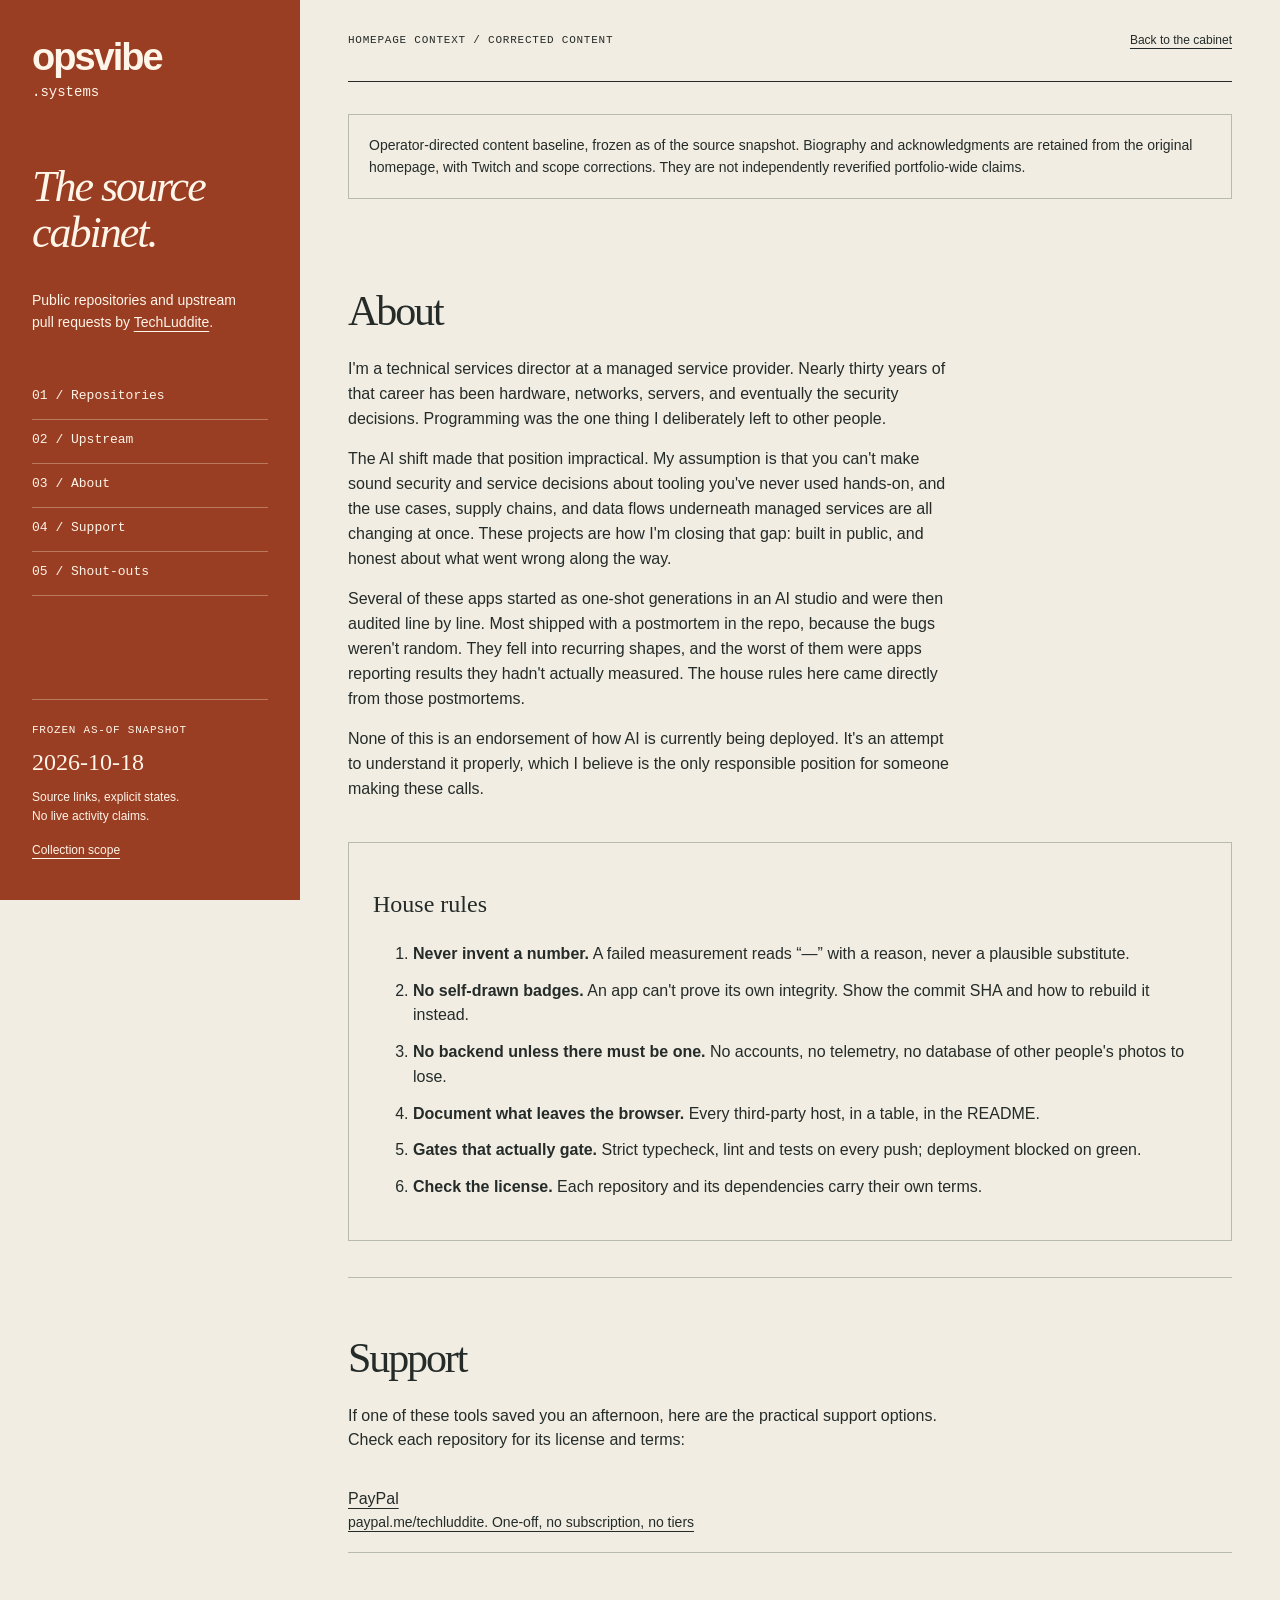
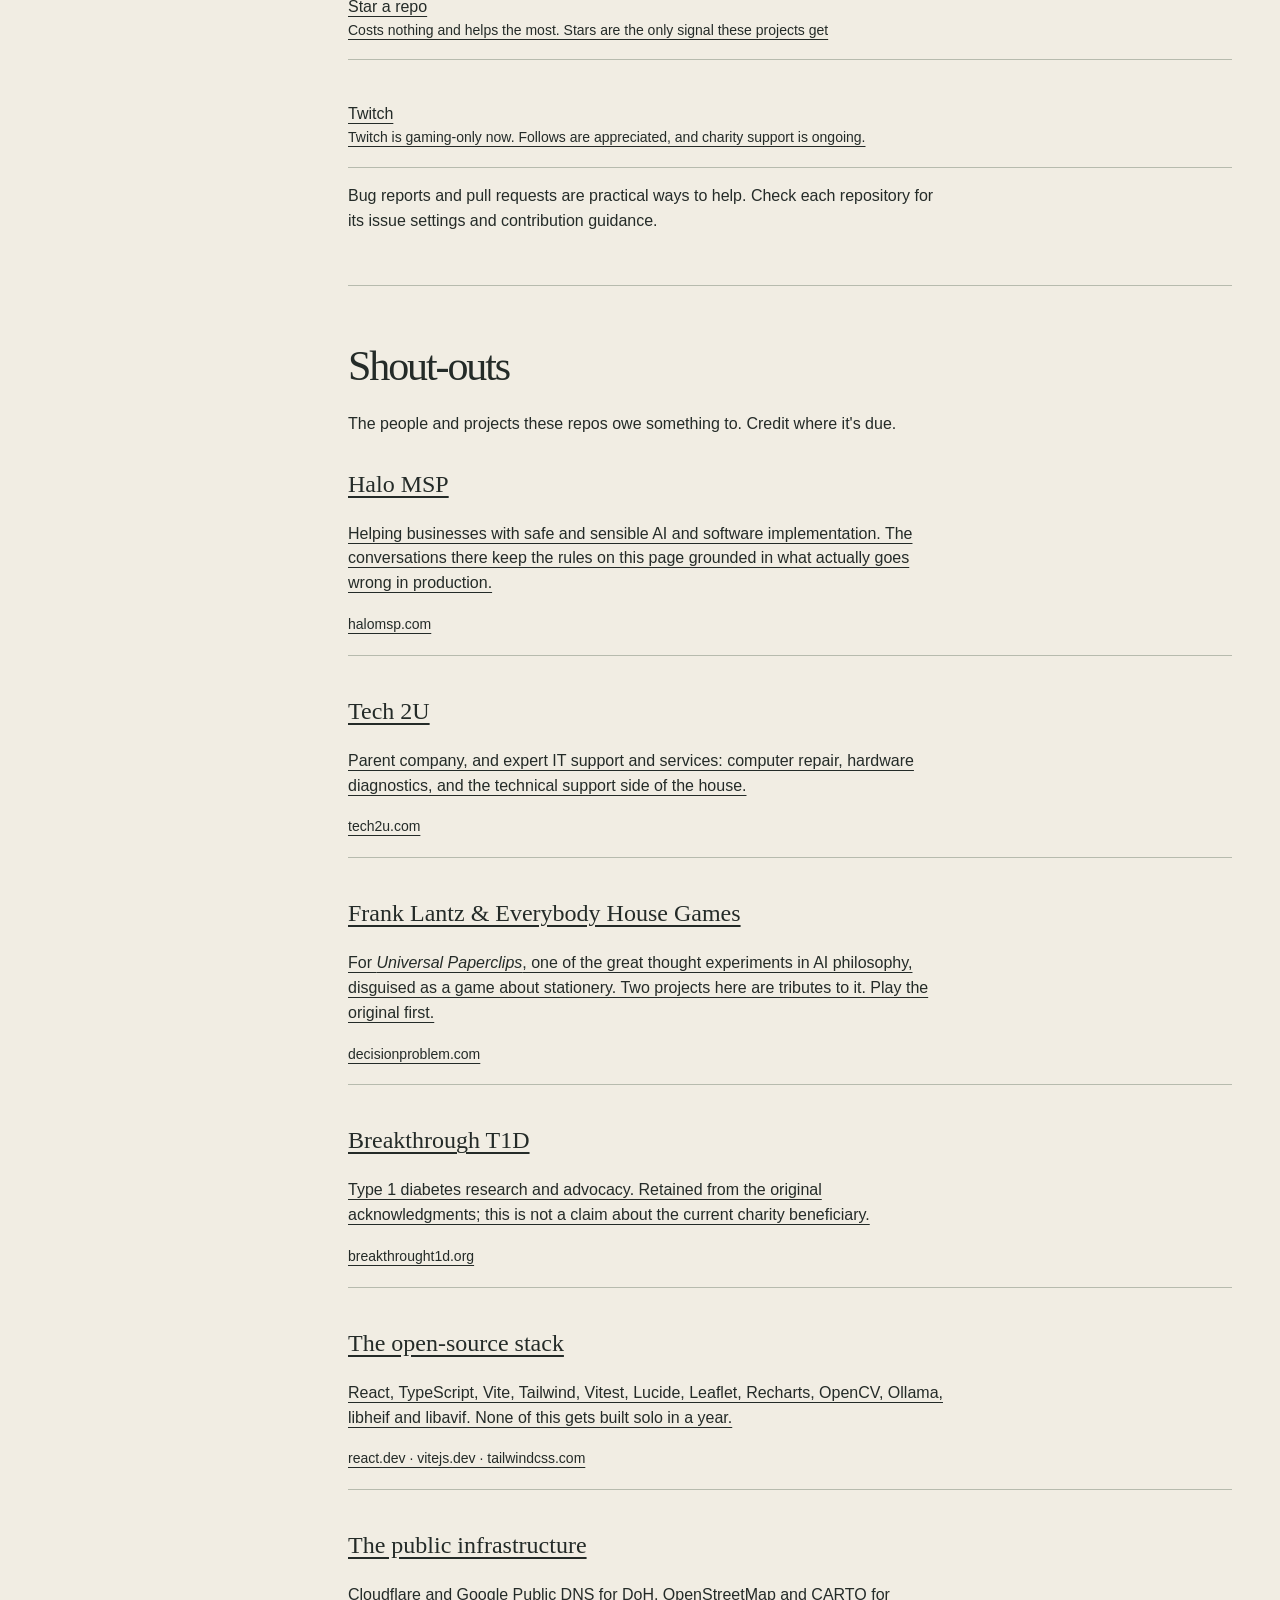
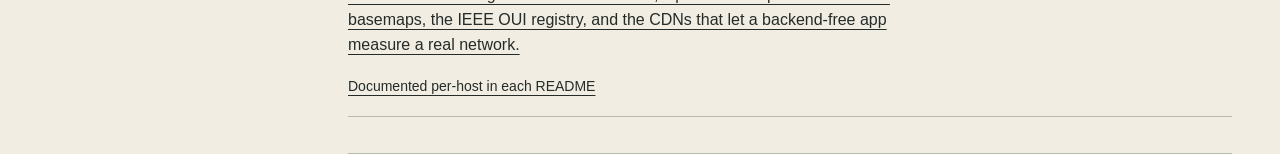
<file: notes.html>
<!doctype html><html lang="en"><head><meta charset="utf-8"><meta name="viewport" content="width=device-width,initial-scale=1"><meta name="description" content="A frozen public-source repository cabinet and verified upstream PR register for TechLuddite."><title>About, Support and Shout-outs | OpsVibe</title><link rel="icon" href="favicon.svg"><link rel="stylesheet" href="styles.css"></head><body><a class="skip" href="#projects">Skip to repository cabinet</a><aside class="rail"><a class="brand" href="index.html">opsvibe<span>.systems</span></a><div class="rail-title">The source<br>cabinet.</div><p>Public repositories and upstream pull requests by <a href="https://github.com/TechLuddite">TechLuddite</a>.</p><nav aria-label="Sections"><a href="index.html#projects">01 / Repositories</a><a href="index.html#upstream">02 / Upstream</a><a href="notes.html#about">03 / About</a><a href="notes.html#support">04 / Support</a><a href="notes.html#shoutouts">05 / Shout-outs</a></nav><div class="snapshot"><span class="label">Frozen as-of snapshot</span><time datetime="2026-10-18T10:01:16.778449+00:00">2026-10-18</time><p>Source links, explicit states.<br>No live activity claims.</p><a href="evidence/coverage.json">Collection scope</a></div></aside><main><header class="page-head" id="projects"><span class="label">Homepage context / Corrected content</span><a href="index.html">Back to the cabinet</a></header><p class="archive-note">Operator-directed content baseline, frozen as of the source snapshot. Biography and acknowledgments are retained from the original homepage, with Twitch and scope corrections. They are not independently reverified portfolio-wide claims.</p>  <section id="about" class="section section-alt">
    <div class="wrap about-grid">
      <div>
        <h2>About</h2>
        <p>
          I'm a technical services director at a managed service provider. Nearly thirty years
          of that career has been hardware, networks, servers, and eventually the security
          decisions. Programming was the one thing I deliberately left to other people.
        </p>
        <p>
          The AI shift made that position impractical. My assumption is that you can't make
          sound security and service decisions about tooling you've never used hands-on, and
          the use cases, supply chains, and data flows underneath managed services are all
          changing at once. These projects are how I'm closing that gap: built in public,
          and honest about what went wrong along the way.
        </p>
        <p>
          Several of these apps started as one-shot generations in an AI studio and were then
          audited line by line. Most shipped with a postmortem in the repo, because the bugs
          weren't random. They fell into recurring shapes, and the worst of them were apps
          reporting results they hadn't actually measured. The house rules here came directly
          from those postmortems.
        </p>
        <p class="muted">
          None of this is an endorsement of how AI is currently being deployed. It's an attempt
          to understand it properly, which I believe is the only responsible position for
          someone making these calls.
        </p>
      </div>

      <aside class="principles" aria-label="How these projects are built">
        <h3>House rules</h3>
        <ol>
          <li>
            <strong>Never invent a number.</strong> A failed measurement reads “—” with a
            reason, never a plausible substitute.
          </li>
          <li>
            <strong>No self-drawn badges.</strong> An app can't prove its own integrity. Show
            the commit SHA and how to rebuild it instead.
          </li>
          <li>
            <strong>No backend unless there must be one.</strong> No accounts, no telemetry, no
            database of other people's photos to lose.
          </li>
          <li>
            <strong>Document what leaves the browser.</strong> Every third-party host, in a
            table, in the README.
          </li>
          <li>
            <strong>Gates that actually gate.</strong> Strict typecheck, lint and tests on every
            push; deployment blocked on green.
          </li>
          <li>
            <strong>Check the license.</strong> Each repository and its dependencies carry their own terms.
          </li>
        </ol>
      </aside>
    </div>
  </section>

  <!-- ── Support ────────────────────────────────────────────────────── -->
  <section id="support" class="section">
    <div class="wrap">
      <header class="section-head">
        <h2>Support</h2>
        <p>If one of these tools saved you an afternoon, here are the practical support options. Check each repository for its license and terms:</p>
      </header>

      <div class="support-grid">
        <a class="support-card" href="https://paypal.me/techluddite">
          <span class="support-icon" aria-hidden="true">💳</span>
          <span class="support-title">PayPal</span>
          <span class="support-sub">paypal.me/techluddite. One-off, no subscription, no tiers</span>
        </a>
        <a class="support-card" href="https://github.com/TechLuddite">
          <span class="support-icon" aria-hidden="true">⭐</span>
          <span class="support-title">Star a repo</span>
          <span class="support-sub">Costs nothing and helps the most. Stars are the only signal these projects get</span>
        </a>
        <a class="support-card" href="https://www.twitch.tv/techluddite">
          <span class="support-icon" aria-hidden="true">📺</span>
          <span class="support-title">Twitch</span>
          <span class="support-sub">Twitch is gaming-only now. Follows are appreciated, and charity support is ongoing.</span>
        </a>
</div>

      <p class="note">
        Bug reports and pull requests are practical ways to help. Check each repository
        for its issue settings and contribution guidance.
      </p>
    </div>
  </section>

  <!-- ── Shout-outs ─────────────────────────────────────────────────── -->
  <section id="shoutouts" class="section section-alt">
    <div class="wrap">
      <header class="section-head">
        <h2>Shout-outs</h2>
        <p>The people and projects these repos owe something to. Credit where it's due.</p>
      </header>

      <div class="shout-grid">
        <a class="shout" href="https://halomsp.com">
          <h3>Halo MSP</h3>
          <p>
            Helping businesses with safe and sensible AI and software implementation. The
            conversations there keep the rules on this page grounded in what actually goes
            wrong in production.
          </p>
          <span class="shout-link">halomsp.com</span>
        </a>

        <a class="shout" href="https://www.tech2u.com">
          <h3>Tech 2U</h3>
          <p>
            Parent company, and expert IT support and services: computer repair, hardware
            diagnostics, and the technical support side of the house.
          </p>
          <span class="shout-link">tech2u.com</span>
        </a>

        <a class="shout" href="https://www.decisionproblem.com/paperclips/">
          <h3>Frank Lantz &amp; Everybody House Games</h3>
          <p>
            For <em>Universal Paperclips</em>, one of the great thought experiments in AI
            philosophy, disguised as a game about stationery. Two projects here are tributes to
            it. Play the original first.
          </p>
          <span class="shout-link">decisionproblem.com</span>
        </a>

        <a class="shout" href="https://www.breakthrought1d.org/">
          <h3>Breakthrough T1D</h3>
          <p>
            Type 1 diabetes research and advocacy. Retained from the original acknowledgments;
            this is not a claim about the current charity beneficiary.
          </p>
          <span class="shout-link">breakthrought1d.org</span>
        </a>

        <a class="shout" href="https://react.dev/">
          <h3>The open-source stack</h3>
          <p>
            React, TypeScript, Vite, Tailwind, Vitest, Lucide, Leaflet, Recharts, OpenCV,
            Ollama, libheif and libavif. None of this gets built solo in a year.
          </p>
          <span class="shout-link">react.dev · vitejs.dev · tailwindcss.com</span>
        </a>

        <a class="shout" href="https://developers.cloudflare.com/1.1.1.1/encryption/dns-over-https/">
          <h3>The public infrastructure</h3>
          <p>
            Cloudflare and Google Public DNS for DoH, OpenStreetMap and CARTO for basemaps, the
            IEEE OUI registry, and the CDNs that let a backend-free app measure a real network.
          </p>
          <span class="shout-link">Documented per-host in each README</span>
        </a>
      </div>
    </div>
  </section>
</main></body></html>
</file>
<file: style.css>
:root{color-scheme:light;--paper:#f3efe5;--ink:#262721;--soft:#e7e1d4;--muted:#626159;--line:#b8b2a5;--accent:#aa321e;--rail:210px}*{box-sizing:border-box}html{scroll-behavior:auto;scroll-padding-top:24px}body{margin:0;background:var(--paper);color:var(--ink);font-family:Arial,Helvetica,sans-serif;font-size:16px;line-height:1.55}a{color:inherit;text-underline-offset:4px;text-decoration-thickness:1px}a:hover{color:var(--accent)}a:focus-visible,button:focus-visible,input:focus-visible,select:focus-visible,summary:focus-visible{outline:3px solid var(--accent);outline-offset:4px}button,input,select{font:inherit}button,a,summary,input,select{-webkit-tap-highlight-color:transparent}p{max-width:76ch;margin:0 0 1.2rem}h1,h2,h3{line-height:1.08;margin:0;font-weight:400}button,summary,select{cursor:pointer}button,input,select{border:1px solid var(--ink);border-radius:0;background:transparent;color:inherit;min-height:48px;padding:10px 12px}button:hover{background:var(--ink);color:var(--paper)}[hidden]{display:none!important}.skip{position:fixed;top:-80px;left:12px;background:var(--ink);color:var(--paper);padding:12px 20px;z-index:20}.skip:focus{top:12px}.page-shell{display:grid;grid-template-columns:var(--rail) minmax(0,1fr)}.identity{position:sticky;top:0;height:100vh;padding:36px 24px;background:var(--ink);color:var(--paper);display:flex;flex-direction:column;border-right:1px solid var(--ink)}.wordmark{font-family:Georgia,'Times New Roman',serif;font-size:46px;letter-spacing:-3px;text-decoration:none;line-height:.95;display:block}.wordmark span{display:block;font:12px 'Courier New',monospace;letter-spacing:.11em;margin-top:16px}.identity-name{font:14px 'Courier New',monospace;margin:32px 0 40px}.identity nav{display:flex;flex-direction:column}.identity a:hover{color:#efad8d}.identity a:focus-visible{outline-color:#f2a080}.identity nav a{display:flex;align-items:center;min-height:48px;text-decoration:none;border-top:1px solid #5e5e55;font-size:14px}.profile{font-size:13px;margin-top:24px;min-height:44px;display:flex;align-items:center}.edition{font:10px/1.8 'Courier New',monospace;letter-spacing:.08em;margin-top:auto;padding-top:48px;color:#c3beb0}main{min-width:0}#projects{padding:42px 4.5vw 80px}.catalog-head{display:grid;grid-template-columns:1fr 1fr;column-gap:32px}.kicker{font:11px/1.6 'Courier New',monospace;text-transform:uppercase;letter-spacing:.13em}.catalog-head .kicker{grid-column:1/-1;margin-bottom:30px}.catalog-head h1{font-family:Georgia,'Times New Roman',serif;font-size:clamp(56px,6.5vw,112px);letter-spacing:-.065em;grid-column:1/-1;margin-bottom:28px}.title-stop{color:var(--accent)}.catalog-head>p:not(.kicker){font-size:17px}.scope{font-size:13px}.scope summary{font-size:13px}.scope p{margin-top:12px}.controls{display:grid;grid-template-columns:minmax(0,1fr) minmax(150px,.6fr) auto;gap:12px;margin:28px 0 20px;padding-top:24px;border-top:1px solid var(--ink);align-items:end}.controls label{font:11px/1.5 'Courier New',monospace;text-transform:uppercase;letter-spacing:.04em}.controls input,.controls select{display:block;width:100%;margin-top:8px;font:14px Arial,sans-serif;letter-spacing:0;text-transform:none}.controls output{grid-column:1/-1;font:12px 'Courier New',monospace;color:var(--muted)}.controls button{font-size:13px}.alphabet{display:flex;flex-wrap:wrap;border-block:1px solid var(--ink);margin-top:28px;margin-bottom:12px;gap:2px}.alphabet a{display:flex;width:44px;height:48px;align-items:center;justify-content:center;font:20px Georgia,serif;text-decoration:none}.alphabet a:hover{background:var(--ink);color:var(--paper)}.chapter{display:grid;grid-template-columns:86px minmax(0,1fr);border-bottom:1px solid var(--ink);padding:24px 0;column-gap:18px}.letter{font:italic 70px/.95 Georgia,serif;color:var(--accent);padding-top:8px}.entries{display:grid;grid-template-columns:repeat(2,minmax(0,1fr));gap:0 34px;align-items:start}[data-kind=project]{padding:10px 0 20px;min-width:0}[data-kind=project] h3{font:27px/1.1 Georgia,'Times New Roman',serif;letter-spacing:-.03em;overflow-wrap:anywhere}[data-kind=project] h3 a{display:flex;align-items:center;min-height:44px;text-decoration:none}.description{font-size:14px;line-height:1.6;margin:16px 0 12px;max-width:48ch}details{min-width:0}summary{min-height:44px;padding:12px 0;font:11px/1.6 'Courier New',monospace;text-transform:uppercase;letter-spacing:.08em}details[open]>summary{color:var(--accent)}dl{margin:0;padding:0;font:11px/1.6 'Courier New',monospace;overflow-wrap:anywhere}dl>div{display:grid;grid-template-columns:90px minmax(0,1fr);padding:8px 0;border-top:1px solid var(--line);gap:8px}dt{color:var(--muted)}dd{margin:0;min-width:0}dd a{display:flex;align-items:center;min-height:44px;overflow-wrap:anywhere;word-break:break-word}#empty{padding:40px 0;color:var(--accent)}#upstream{background:var(--ink);color:var(--paper);padding:48px 4.5vw 64px}#upstream a:hover{color:#f2a080}#upstream a:focus-visible,#upstream summary:focus-visible{outline-color:#f2a080}#upstream details[open]>summary{color:#f2a080}#upstream dt{color:#bbb7aa}#upstream dl>div{border-color:#55564d}.upstream-head{padding-bottom:32px}.upstream-head>h2{font:italic clamp(46px,6vw,90px)/1 Georgia,serif;letter-spacing:-.04em;margin:20px 0 28px}.upstream-head .title-stop{color:#ef936d}.upstream-head>p:not(.kicker){font-size:14px}.timestamp{font-family:'Courier New',monospace!important;font-size:12px!important;overflow-wrap:anywhere}.upstream-head nav{display:flex;gap:24px;flex-wrap:wrap;margin-top:24px}.upstream-head nav a{font-size:13px;min-height:44px;display:flex;align-items:center}.state-section{border-top:1px solid #8b8b7d;padding:28px 0}.state-head{display:flex;align-items:baseline;justify-content:space-between;gap:16px;margin-bottom:26px}.state-head h2{font:32px Georgia,serif}.state-head p{font:12px 'Courier New',monospace;white-space:nowrap}.target{display:grid;grid-template-columns:150px minmax(0,1fr);gap:24px;margin-bottom:24px}.target-heading{font:12px/1.7 'Courier New',monospace;overflow-wrap:anywhere}.pr-list{min-width:0}[data-kind=pr]{padding:18px 0 12px;border-top:1px solid #55564d;min-width:0}[data-kind=pr] h3{font:19px/1.4 Arial,sans-serif;overflow-wrap:anywhere}[data-kind=pr] h3 a{text-decoration:none;display:flex;align-items:center;min-height:44px}.pr-target{font:11px/1.7 'Courier New',monospace;color:#c6c1b4;margin:10px 0 0;overflow-wrap:anywhere}.retained{padding:48px 4.5vw}.retained>[data-copy]{font-size:12px;color:var(--muted);border-bottom:1px solid var(--line);padding-bottom:24px}.section{padding:32px 0;border-bottom:1px solid var(--ink)}.section h2{font:46px Georgia,serif;margin-bottom:24px;letter-spacing:-.035em}.section h3{font-size:20px;margin-bottom:14px}.section p{font-size:14px}.about-grid{display:grid;grid-template-columns:1.2fr .8fr;gap:40px}.principles{border-top:1px solid var(--ink);padding-top:20px}.principles ol{padding-left:20px}.principles li{font-size:13px;margin-bottom:18px;padding-left:8px}.support-grid{display:flex;flex-direction:column;margin-bottom:24px}.support-card{display:grid;grid-template-columns:100px minmax(0,1fr);gap:16px;padding:16px 0;border-top:1px solid var(--line);text-decoration:none}.support-title{font-size:18px}.support-sub{font-size:13px}.support-icon{display:none}.shout-grid{display:grid;grid-template-columns:1fr 1fr;gap:24px 36px}.shout{padding:20px 0;border-top:1px solid var(--line);text-decoration:none}.shout h3{font:25px Georgia,serif}.shout-link{font:11px/1.6 'Courier New',monospace;overflow-wrap:anywhere}footer{padding:0 4.5vw 36px;font:11px/1.8 'Courier New',monospace;color:var(--muted)}footer a{display:inline-flex;align-items:center;min-height:44px;margin-right:24px}
@media(min-width:1600px){:root{--rail:240px}#projects,#upstream,.retained{padding-inline:6vw}}
@media(max-width:1100px){:root{--rail:180px}.identity{padding:32px 20px}.wordmark{font-size:40px}.chapter{grid-template-columns:54px minmax(0,1fr);gap:14px}.letter{font-size:58px}.entries{gap:0 24px}[data-kind=project] h3{font-size:24px}.target{grid-template-columns:130px minmax(0,1fr);gap:18px}.catalog-head{grid-template-columns:1fr}.catalog-head .scope{margin-top:12px}}
@media(max-width:760px){.page-shell{grid-template-columns:minmax(0,1fr)}.identity{position:relative;height:auto;padding:24px;display:grid;grid-template-columns:1fr 1fr;column-gap:20px}.wordmark{font-size:42px}.wordmark span{margin-top:8px}.identity-name{margin:0;text-align:right;align-self:start;font-size:12px}.identity nav{grid-column:1/-1;flex-direction:row;flex-wrap:wrap;margin-top:20px;gap:0 20px}.identity nav a{border:none;min-height:44px}.profile{margin:8px 0 0}.edition{display:none}#projects{padding:32px 24px 48px}.catalog-head h1{font-size:68px}.catalog-head .kicker{font-size:10px;margin-bottom:20px}.catalog-head>p:not(.kicker){font-size:15px}.controls{grid-template-columns:minmax(0,1fr) auto;gap:12px}.controls label:first-child{grid-column:1/-1}.controls label:nth-child(2){grid-column:1}.controls button{grid-column:2}.chapter{grid-template-columns:48px minmax(0,1fr);gap:14px;padding:20px 0}.entries{grid-template-columns:1fr}.letter{font-size:54px}[data-kind=project]{padding:8px 0 16px}[data-kind=project]+[data-kind=project]{border-top:1px solid var(--line);padding-top:24px}.description{font-size:14px}#upstream{padding:36px 24px}.upstream-head>h2{font-size:56px}.state-head{display:block}.state-head h2{font-size:30px}.state-head p{margin-top:12px}.target{grid-template-columns:1fr;gap:12px}.target-heading{font-size:13px}.retained{padding:32px 24px}.about-grid,.shout-grid{grid-template-columns:1fr;gap:20px}.support-card{grid-template-columns:1fr;gap:8px}.support-sub{font-size:14px}footer{padding:0 24px 24px}dl>div{grid-template-columns:1fr;gap:2px}dl{font-size:11px}}
@media(prefers-reduced-motion:reduce){*,*::before,*::after{animation:none!important;transition:none!important;scroll-behavior:auto!important}}

/* Forks behind the pull requests: fork, parent and counts. */
.via{grid-column:1/-1;font-size:.82rem;margin:0 0 .4rem;opacity:.8}
.fork-note{max-width:60ch}
.fork-wrap{overflow-x:auto}
table.forks{border-collapse:collapse;width:100%;font-size:.9rem;margin-top:1rem}
table.forks th,table.forks td{text-align:left;padding:.55rem .8rem .55rem 0;border-bottom:1px solid currentColor;vertical-align:top}
table.forks th{font-size:.7rem;letter-spacing:.12em;text-transform:uppercase;font-weight:400}
table.forks td:nth-child(n+3),table.forks th:nth-child(n+3){text-align:right;padding-right:0;padding-left:.8rem}
</file>
<file: styles.css>
:root{--paper:#f1ede3;--ink:#242b28;--muted:#586159;--rule:#b7bbae;--rust:#993d23;--light:#fff5e8;--mono:'Courier New',monospace;--body:'Trebuchet MS',Arial,sans-serif;--display:Georgia,'Times New Roman',serif;color-scheme:light}*{box-sizing:border-box}[hidden]{display:none!important}html{scroll-behavior:auto;scroll-padding-top:24px}body{margin:0;background:var(--paper);color:var(--ink);font:16px/1.55 var(--body)}a{color:inherit;text-underline-offset:4px}a:hover{text-decoration-thickness:2px}a:focus-visible,input:focus-visible,select:focus-visible,summary:focus-visible{outline:3px solid var(--rust);outline-offset:4px}.rail a:focus-visible{outline-color:var(--light)}.skip{position:absolute;top:0;left:-9999px;background:var(--ink);color:var(--light);padding:14px;z-index:10}.skip:focus{left:0}.rail{width:300px;position:fixed;inset:0 auto 0 0;background:var(--rust);color:var(--light);padding:38px 32px;display:flex;flex-direction:column;overflow-y:auto}.brand{font-size:38px;line-height:1;font-weight:bold;letter-spacing:-2px;text-decoration:none}.brand span{display:block;font:14px var(--mono);letter-spacing:0;margin-top:8px}.rail-title{font:italic 44px/1.05 var(--display);margin:64px 0 20px;letter-spacing:-2px}.rail p{font-size:14px;max-width:27ch}.rail nav{display:grid;margin:28px 0 40px}.rail nav a{padding:12px 0;border-bottom:1px solid #ba785e;text-decoration:none;font:13px var(--mono);min-height:44px}.rail nav a:hover{padding-left:6px}.snapshot{margin-top:auto;padding-top:16px;border-top:1px solid #ba785e}.snapshot time{display:block;font:24px var(--display);margin:8px 0}.snapshot p,.snapshot a{font-size:12px}.label{text-transform:uppercase;font:11px/1.5 var(--mono);letter-spacing:.07em}main{margin-left:300px;padding:0 48px;max-width:1800px}.page-head{min-height:82px;border-bottom:1px solid var(--ink);display:flex;align-items:center;justify-content:space-between;gap:20px}.page-head>a{font-size:12px}.section-top{display:flex;justify-content:space-between;align-items:center;gap:20px;margin:30px 0 20px}.section-top p{margin:0}.section-top a{font-size:12px}h1,h2{font:normal clamp(42px,4.6vw,74px)/.99 var(--display);letter-spacing:-.05em;margin:24px 0}h1 em,h2 em{color:var(--rust);font-weight:normal}#projects>h1{font-size:clamp(32px,3vw,48px);margin:18px 0;letter-spacing:-.045em}.intro{max-width:68ch;color:var(--muted);margin:24px 0 32px;font-size:16px}.controls{display:grid;grid-template-columns:1fr 220px;gap:16px;border-top:1px solid var(--ink);padding-top:20px}.controls label{display:grid;gap:8px;font:12px var(--mono)}input,select{font:15px var(--body);width:100%;min-width:0;min-height:48px;border:1px solid var(--muted);border-radius:0;background:transparent;color:var(--ink);padding:10px 12px}.fine{font-size:12px;color:var(--muted);line-height:1.6}#count{margin:12px 0 24px}.ledger-head,summary{display:grid;grid-template-columns:32px minmax(0,1fr) 92px 105px 16px;gap:12px;align-items:center}.ledger-head{color:var(--muted);padding:12px 0;border-bottom:2px solid var(--ink)}details{border-bottom:1px solid var(--rule)}summary{list-style:none;cursor:pointer;min-height:66px;padding:14px 0}summary::-webkit-details-marker{display:none}.repo-name{font-size:18px;letter-spacing:-.035em;font-weight:bold;overflow-wrap:anywhere}.serial,.language,.kind{font:11px/1.6 var(--mono)}.serial{color:var(--muted)}.expand::after{content:'+';font:22px var(--mono)}details[open] .expand::after{content:'−'}summary:hover{background:#e4e0d5}details[open]{border-bottom-color:var(--ink)}details[open] summary{color:var(--rust)}.dossier-body{padding:0 28px 28px 44px}.description{font:23px/1.4 var(--display);max-width:60ch;margin:12px 0 24px}.dossier-body dl{display:grid;grid-template-columns:1fr 1fr;gap:16px;margin:20px 0}.dossier-body dl div:last-child{grid-column:1/-1}dt{font:10px var(--mono);text-transform:uppercase;color:var(--muted);margin-bottom:4px}dd{margin:0;font-size:13px;overflow-wrap:anywhere}.links{display:flex;gap:14px;flex-wrap:wrap}.links a{display:inline-flex;align-items:center;min-height:44px;border:1px solid var(--ink);padding:8px 12px;font:12px var(--mono);text-decoration:none}.links a:first-child{background:var(--ink);color:var(--paper)}.links a:hover{background:var(--rust);border-color:var(--rust);color:var(--light)}#upstream{border-top:3px solid var(--ink);margin-top:80px;padding-top:8px}.upstream-columns{display:grid;grid-template-columns:repeat(3,minmax(0,1fr));gap:24px;margin:40px 0}.state-heading{font:normal 24px var(--display);margin:0;padding-bottom:14px;border-bottom:2px solid var(--ink)}.state-heading span{font:12px var(--mono);float:right;border:1px solid var(--muted);padding:4px 8px}.state-note{min-height:60px}.pr{border-bottom:1px solid var(--rule);padding:18px 0}.pr .label{font-size:10px;overflow-wrap:anywhere;color:var(--muted)}.pr h3{font-size:15px;line-height:1.5;margin:12px 0;overflow-wrap:anywhere;font-weight:normal}.pr h3 a{text-decoration:none}.pr h3 a:hover{text-decoration:underline}.pr .fine{font:10px/1.6 var(--mono)}footer{border-top:1px solid var(--ink);margin:60px 0 0;padding:24px 0 40px;font-size:12px;color:var(--muted)}footer time{overflow-wrap:anywhere}.archive-note{margin:32px 0;padding:20px;border:1px solid var(--rule);font-size:14px}.section{padding:36px 0;border-bottom:1px solid var(--rule)}.section h2{font-size:42px}.section p{max-width:68ch}.section h3{font:24px var(--display)}.about-grid{display:grid;grid-template-columns:1fr;gap:24px}.principles{border:1px solid var(--rule);padding:24px}.principles li{margin:12px 0}.support-grid,.shout-grid{display:grid;grid-template-columns:1fr;gap:24px}.support-card,.shout{padding:18px 0;border-bottom:1px solid var(--rule);display:block}.support-card span{display:block}.support-icon{display:none!important}.support-sub,.shout-link{font-size:14px}.shout h3{margin-top:0}.wrap{max-width:100%}@media(min-width:1600px){main{padding-inline:70px}.rail{width:340px}main{margin-left:340px}}@media(max-width:1100px){.rail{width:240px;padding:28px 22px}main{margin-left:240px;padding-inline:28px}.rail-title{font-size:38px}.ledger-head,summary{grid-template-columns:26px minmax(0,1fr) 75px 16px}.kind{display:none}.ledger-head span:nth-child(4){display:none}.upstream-columns{gap:16px}}@media(max-width:800px){.rail{position:relative;width:auto;padding:24px;overflow:visible;display:grid;grid-template-columns:1fr 1fr;column-gap:24px}.brand{font-size:32px}.rail-title{font-size:32px;margin:0}.rail>p{max-width:none;margin:20px 0 8px;grid-column:1/-1}.rail nav{display:flex;flex-wrap:wrap;gap:0 20px;margin:12px 0;grid-column:1/-1}.rail nav a{font-size:11px}.snapshot{grid-column:1/-1;margin-top:8px;display:flex;gap:12px;align-items:center;flex-wrap:wrap}.snapshot time{font-size:18px;margin:0}.snapshot p{display:none}.snapshot .label{font-size:10px}main{margin-left:0;padding-inline:24px}h1,h2{font-size:58px}.upstream-columns{grid-template-columns:1fr}.state-note{min-height:0}.state-column{margin-bottom:24px}.pr{display:grid;grid-template-columns:minmax(0,1fr) minmax(0,2fr);column-gap:24px}.pr h3{margin:8px 0}.pr .fine{grid-column:2}.page-head{min-height:66px}.page-head .label{font-size:10px}}@media(max-width:480px){.rail{padding:22px 18px;gap:16px}.rail-title{font-size:30px}.brand{font-size:30px}.rail nav{gap:0 14px}.rail nav a{font-size:10px}main{padding-inline:18px}.page-head{align-items:flex-start;padding:18px 0;gap:12px}.page-head>a{font-size:10px;max-width:100px}.section-top{align-items:flex-start;gap:14px}.section-top .label{font-size:10px}h1,h2{font-size:46px}.intro{font-size:15px}.controls{grid-template-columns:1fr}.ledger-head,summary{grid-template-columns:24px minmax(0,1fr) 16px;gap:8px}.language,.ledger-head span:nth-child(3){display:none}.repo-name{font-size:17px}summary{min-height:64px}.dossier-body{padding:0 0 24px 32px}.description{font-size:21px}.dossier-body dl{grid-template-columns:1fr}.pr{display:block}.links{gap:8px}.section h2{font-size:36px}#upstream{margin-top:56px}.section-top a{font-size:10px}.snapshot a{min-height:44px;display:inline-flex;align-items:center}}@media(prefers-reduced-motion:reduce){html{scroll-behavior:auto}*,*::before,*::after{animation:none!important;transition:none!important}}

/* Requested redraft: project-led merged work, independently labeled proposal states. */
.upstream-regrouped{margin:32px 0 40px}.register-nav{display:flex;flex-wrap:wrap;gap:8px 24px;border-top:1px solid var(--rule);border-bottom:1px solid var(--rule);margin-bottom:40px;padding:8px 0}.register-nav a{display:inline-flex;align-items:center;gap:12px;min-height:44px;font:12px/1.5 var(--mono);text-decoration:none}.register-nav a:hover{text-decoration:underline}.register-nav span{color:var(--muted)}.merged-register,.pending-registers>section{scroll-margin-top:24px}.merged-register>.state-heading{font-size:30px}.merged-register>.state-note{min-height:0;margin:12px 0 28px}.merged-project{display:grid;grid-template-columns:minmax(0,220px) minmax(0,1fr);gap:32px;border-top:1px solid var(--ink);padding:28px 0 36px}.project-heading{min-width:0}.project-heading .label{overflow-wrap:anywhere;margin:0 0 14px;color:var(--muted)}.project-heading h4{font:normal 30px/1.12 var(--display);letter-spacing:-.035em;overflow-wrap:anywhere;margin:0 0 14px}.project-heading h4 a{text-decoration:none;display:inline-block;padding:5px 0;min-height:44px}.project-heading h4 a:hover{text-decoration:underline}.project-count{font:12px var(--mono);color:var(--rust);margin:0}.merged-entries{display:grid;grid-template-columns:repeat(2,minmax(0,1fr));column-gap:28px;align-content:start}.merged-entries .pr{min-width:0;padding:0 0 18px;margin-bottom:18px}.pr :is(h4,h5){font-size:15px;line-height:1.5;margin:12px 0;overflow-wrap:anywhere;font-weight:normal}.pr :is(h4,h5) a{text-decoration:none}.pr :is(h4,h5) a:hover{text-decoration:underline}.pending-registers{display:grid;grid-template-columns:minmax(0,2fr) minmax(0,1fr);gap:40px;border-top:3px solid var(--ink);padding-top:32px;margin-top:20px}.pending-registers .state-note{min-height:52px}.pending-registers .state-column{min-width:0}.pending-registers .pr{display:block}.pending-registers .pr .label{margin-top:0}.pending-registers .pr :is(h4,h5){margin:10px 0}.merged-entries .pr .label{margin-top:0}.merged-entries .pr .fine{margin-bottom:0}
@media(max-width:1200px){.merged-project{grid-template-columns:minmax(0,180px) minmax(0,1fr);gap:24px}.merged-entries{grid-template-columns:1fr}.pending-registers{gap:24px;grid-template-columns:minmax(0,3fr) minmax(0,2fr)}}
@media(max-width:800px){.merged-project{grid-template-columns:minmax(0,180px) minmax(0,1fr)}.merged-entries .pr{display:block}.pending-registers{grid-template-columns:minmax(0,3fr) minmax(0,2fr)}.pending-registers .state-note{min-height:0}}
@media(max-width:620px){.merged-project{grid-template-columns:1fr;gap:22px;padding:24px 0 32px}.project-heading h4{font-size:30px;max-width:22ch}.project-heading .label{margin-bottom:8px}.merged-entries{grid-template-columns:1fr}.merged-entries .pr{padding-bottom:16px;margin-bottom:18px}.pending-registers{grid-template-columns:1fr;gap:32px}.pending-registers .state-column{margin-bottom:0}.register-nav{display:grid;gap:0;margin-bottom:30px}.register-nav a{justify-content:space-between}.merged-register>.state-heading{font-size:28px}.project-count{margin-top:8px}}
</file>
